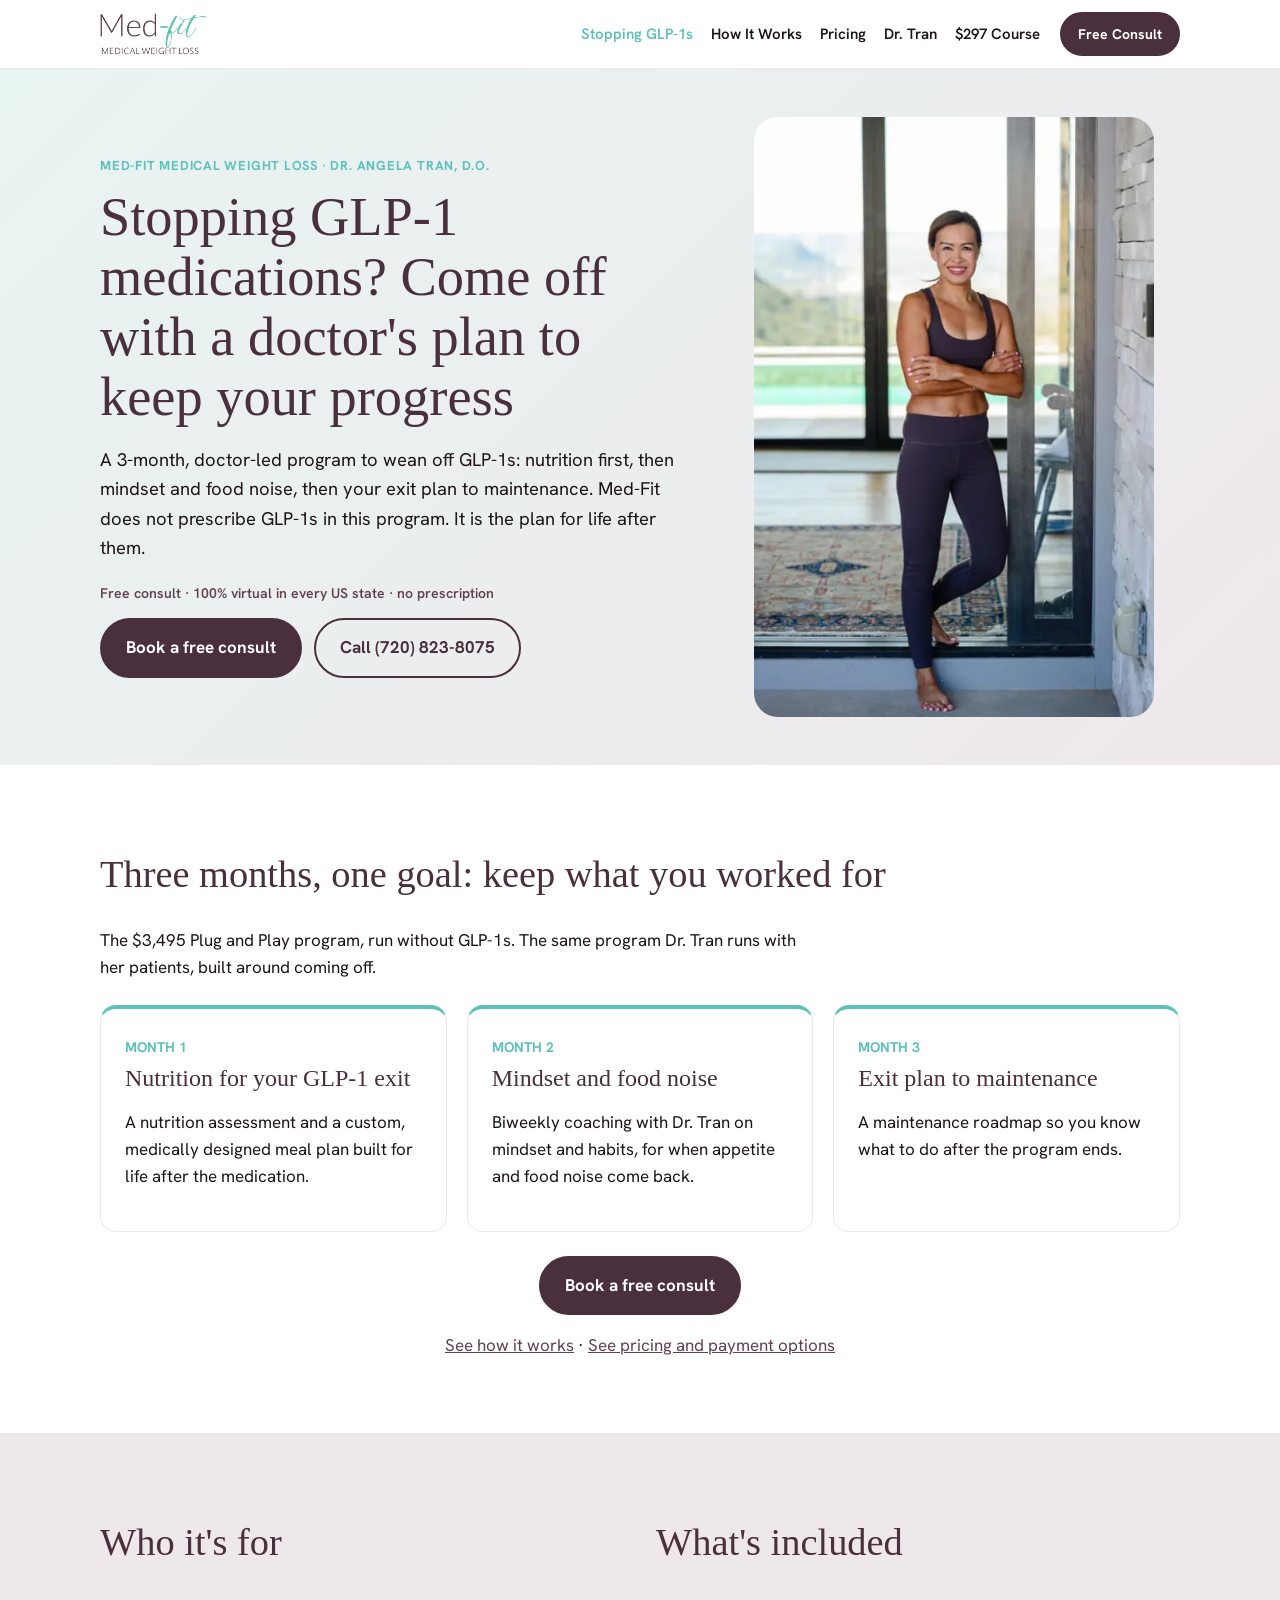
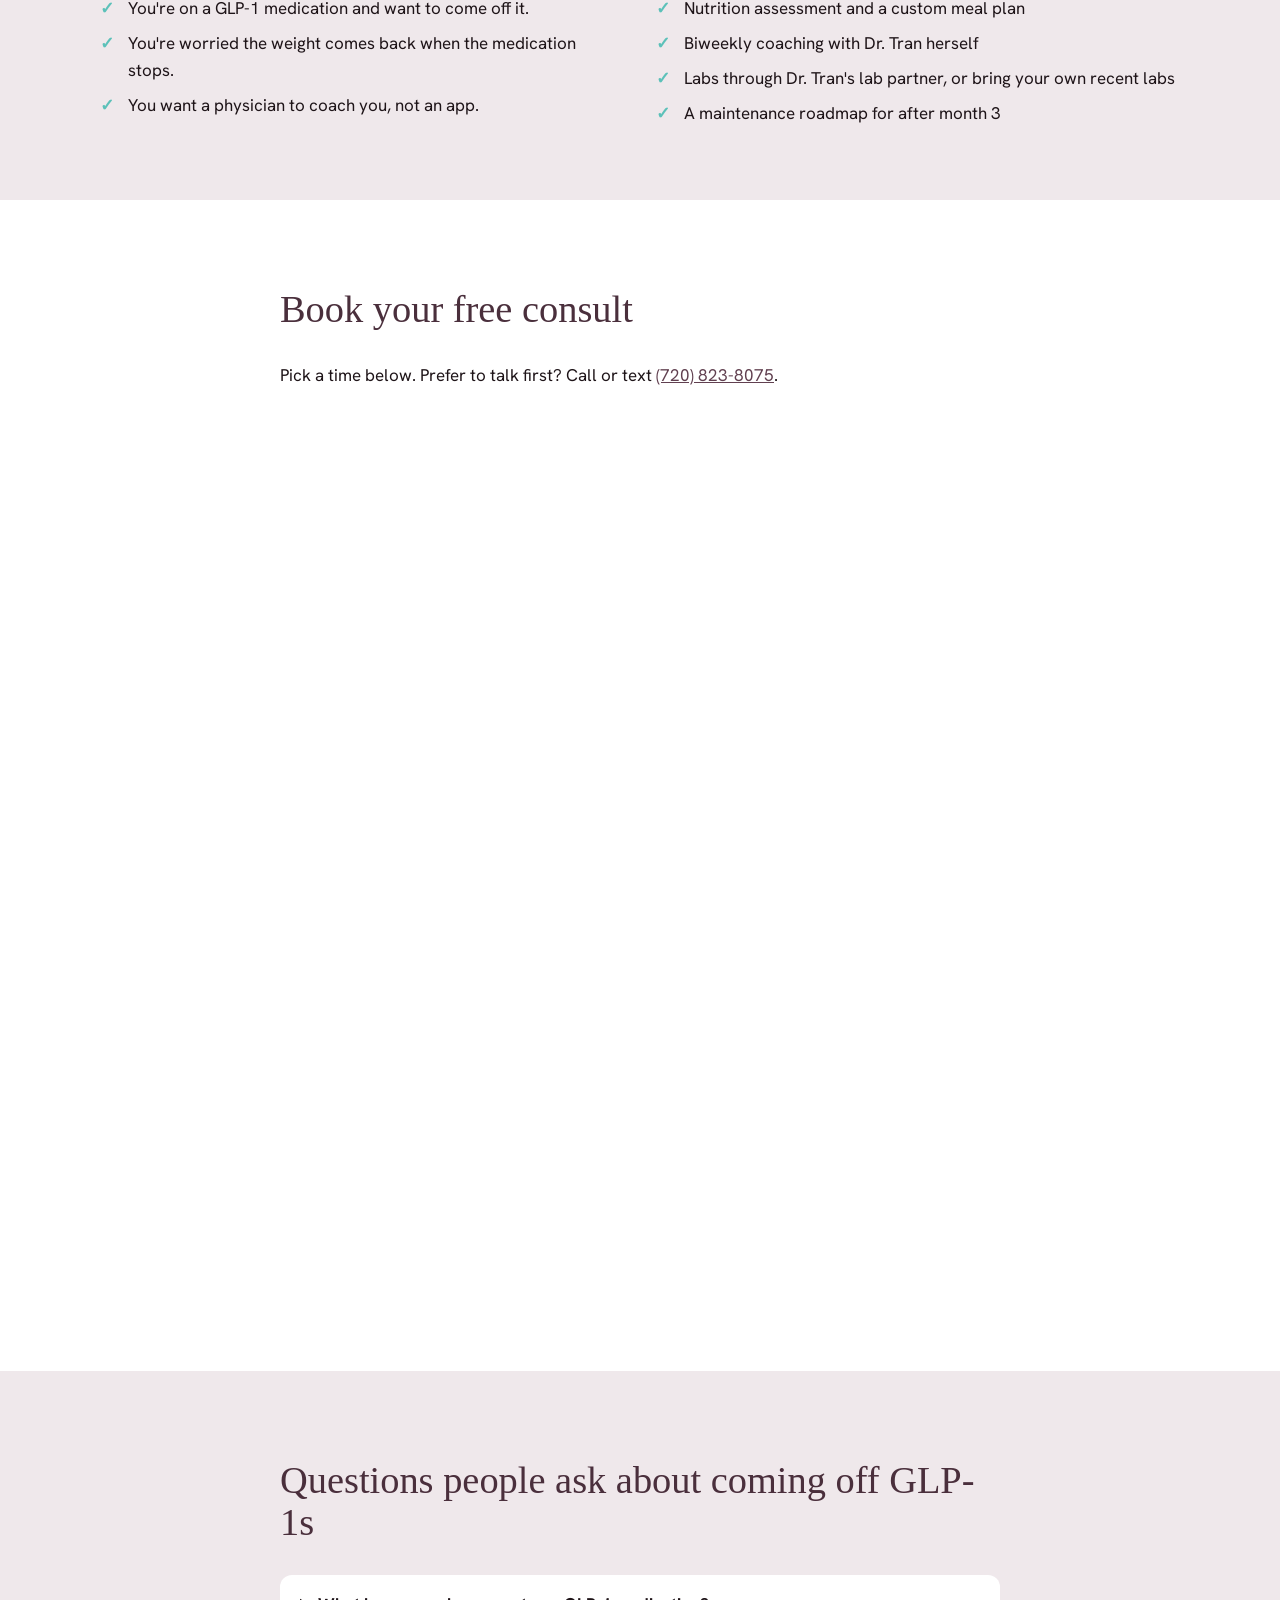
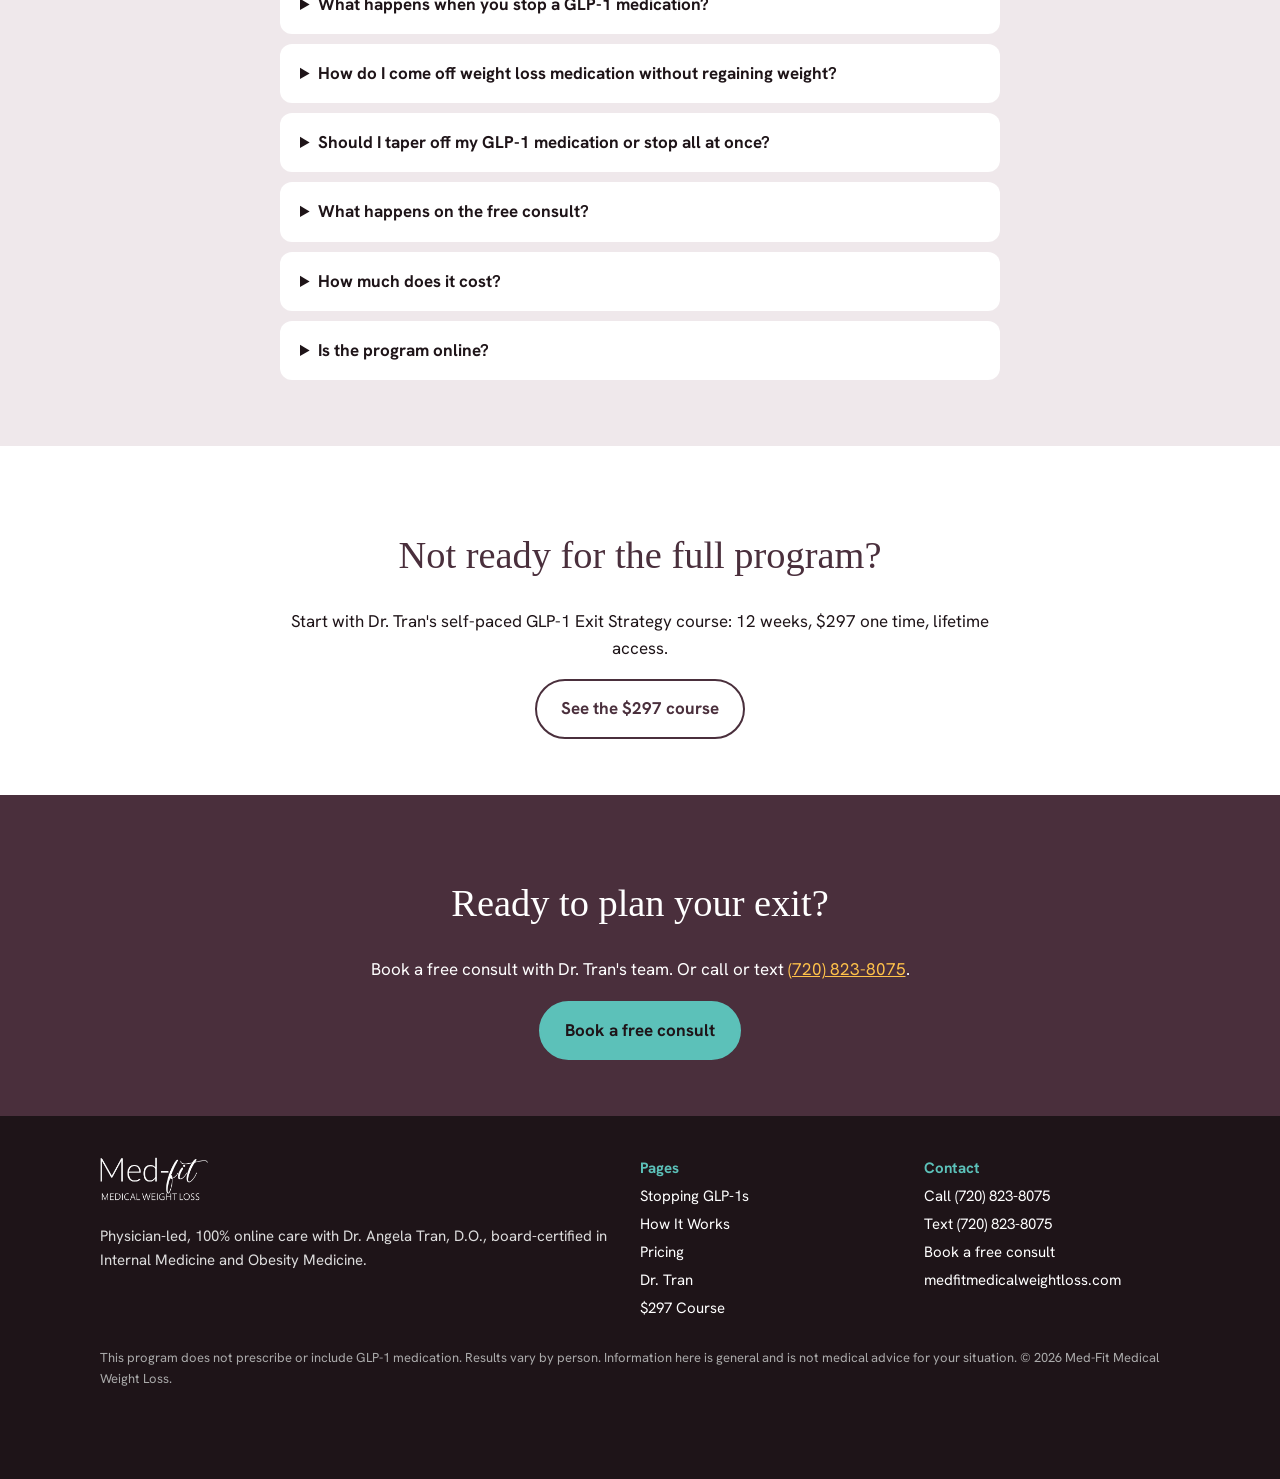
<file: index.html>
<!doctype html><html lang="en"><head><meta charset="utf-8"><title>Med-Fit Medical Weight Loss</title><meta name="robots" content="noindex"><link rel="canonical" href="https://start.medfitmedicalweightloss.com/stopping-glp1/"><meta http-equiv="refresh" content="0;url=stopping-glp1/"></head><body><h1>Med-Fit Medical Weight Loss</h1><p><a href="stopping-glp1/">Continue to Stopping GLP-1 Medications</a></p><script src="https://widgets.leadconnectorhq.com/loader.js" data-resources-url="https://widgets.leadconnectorhq.com/chat-widget/loader.js" data-widget-id="6adbd31fc5fa611730d52418"></script></body></html>
</file>
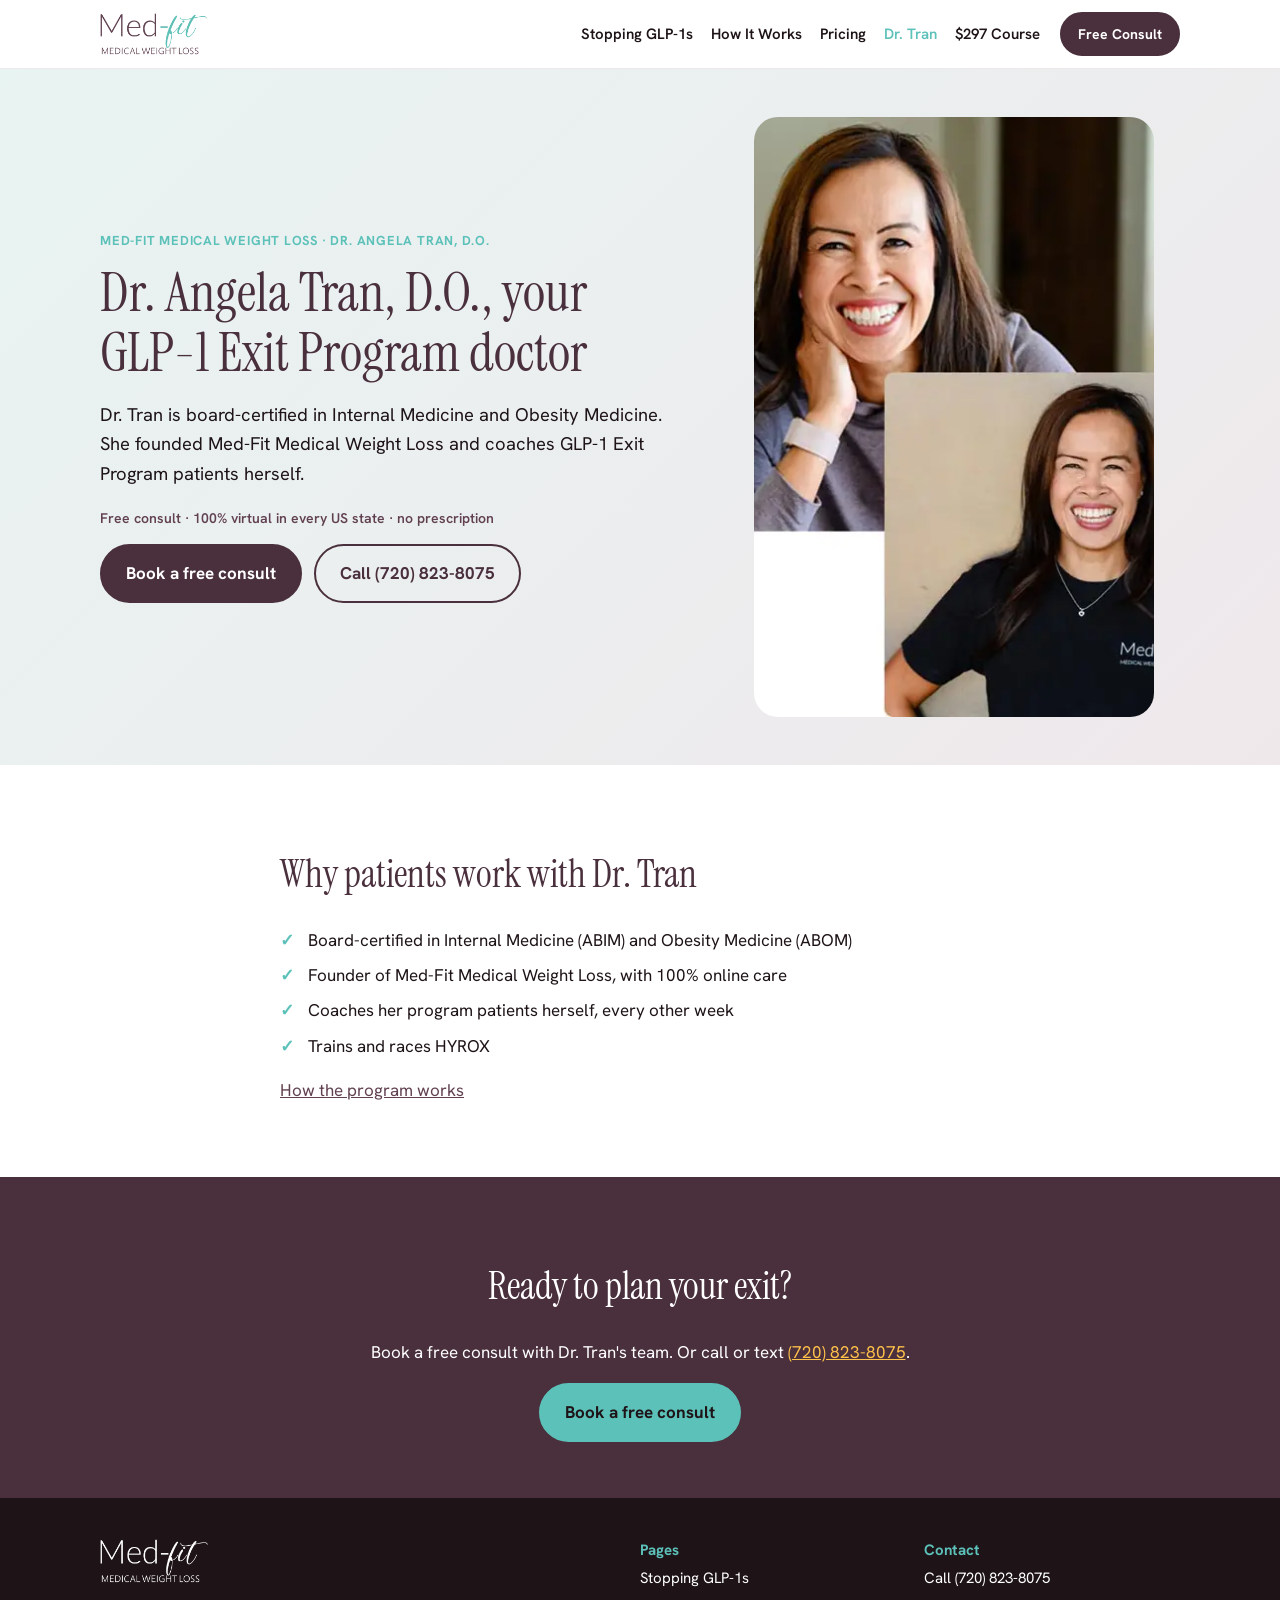
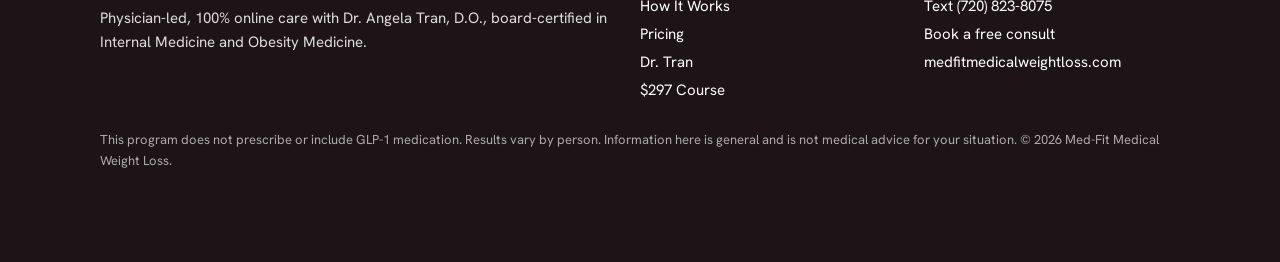
<file: about-dr-tran/index.html>
<!doctype html><html lang="en"><head><meta charset="utf-8"><meta name="viewport" content="width=device-width,initial-scale=1">
<title>Dr. Angela Tran, D.O. | GLP-1 Exit Program Doctor | Med-Fit</title><meta name="description" content="Meet Dr. Angela Tran, D.O., board-certified in Internal Medicine and Obesity Medicine, who leads Med-Fit&#x27;s GLP-1 Exit Program online."><link rel="canonical" href="https://start.medfitmedicalweightloss.com/about-dr-tran/">
<meta property="og:title" content="Dr. Angela Tran, D.O. | GLP-1 Exit Program Doctor | Med-Fit"><meta property="og:description" content="Meet Dr. Angela Tran, D.O., board-certified in Internal Medicine and Obesity Medicine, who leads Med-Fit&#x27;s GLP-1 Exit Program online."><meta property="og:image" content="https://start.medfitmedicalweightloss.com/img/about.webp">
<link rel="preconnect" href="https://fonts.googleapis.com"><link rel="preconnect" href="https://fonts.gstatic.com" crossorigin>
<link rel="stylesheet" href="https://fonts.googleapis.com/css2?family=Hanken+Grotesk:wght@400;600;700&family=Instrument+Serif&display=swap">
<link rel="stylesheet" href="../style.css"><link rel="preload" as="image" href="../img/about.webp">
<script async src="https://www.googletagmanager.com/gtag/js?id=GT-T5J9GRB"></script><script>window.dataLayer=window.dataLayer||[];function gtag(){dataLayer.push(arguments)}gtag('js',new Date());gtag('config','GT-T5J9GRB');gtag('config','AW-992281222');(function(){var BASE='https://go.medfitmedicalweightloss.com/widget/bookings/med-fit-calmvzwh2';var KEYS=['gclid','gbraid','wbraid','utm_source','utm_medium','utm_campaign','utm_term','utm_content'];var STORE='medfit_ghl_attr';var TTL=30*24*60*60*1000;function bag(storage){try{var raw=storage.getItem(STORE);if(!raw)return null;var o=JSON.parse(raw);if(!o||typeof o.exp!=='number'||o.exp<Date.now()||!o.p){try{storage.removeItem(STORE);}catch(e){}return null;}return o.p;}catch(e){return null;}}function params(){var p={},a=null,b=null;try{a=bag(localStorage);}catch(e){}try{b=bag(sessionStorage);}catch(e){}KEYS.forEach(function(k){if(a&&a[k])p[k]=String(a[k]).slice(0,512);if(b&&b[k])p[k]=String(b[k]).slice(0,512);});var fresh=false;try{var q=new URLSearchParams(location.search);KEYS.forEach(function(k){var v=q.get(k);if(v){p[k]=String(v).slice(0,512);fresh=true;}});}catch(e){}if(fresh){var payload=JSON.stringify({exp:Date.now()+TTL,p:p});try{sessionStorage.setItem(STORE,payload);}catch(e){}try{localStorage.setItem(STORE,payload);}catch(e){}}return p;}function augment(url){if(!url||url.indexOf(BASE)!==0)return url;var p=params(),u;try{u=new URL(url);}catch(e){return url;}KEYS.forEach(function(k){if(p[k])u.searchParams.set(k,p[k]);});return u.toString();}function decorate(){var links=document.querySelectorAll('a[href^="'+BASE+'"]');for(var i=0;i<links.length;i++){var next=augment(links[i].href||'');if(next&&next!==links[i].href)links[i].href=next;}var frames=document.querySelectorAll('iframe[src^="'+BASE+'"]');for(var j=0;j<frames.length;j++){var src=frames[j].getAttribute('src')||'';var nsrc=augment(src);if(nsrc&&nsrc!==src)frames[j].src=nsrc;}}document.addEventListener('click',function(e){var n=e.target&&e.target.closest?e.target.closest('a'):null;if(!n)return;var raw=n.href||'';if(raw.indexOf(BASE)!==0)return;var h=augment(raw);if(h!==raw)n.href=h;gtag('event','conversion',{send_to:'AW-992281222/7BTBCJialuEaEIaFlNkD',value:1.0,currency:'USD',transport_type:'beacon'});});if(document.readyState==='loading')document.addEventListener('DOMContentLoaded',decorate);else decorate();})();</script>
<!-- Event snippet for Phone click - GHL 720-823-8075 conversion page
In your html page, add the snippet and call gtag_report_conversion when someone clicks on the chosen link or button. -->
<script>
function gtag_report_conversion(url) {
  var callback = function () {
    if (typeof(url) != 'undefined') {
      window.location = url;
    }
  };
  gtag('event', 'conversion', {
      'send_to': 'AW-992281222/qM1TCOyfyLEdEIaFlNkD',
      'value': 1.0,
      'currency': 'USD',
      'event_callback': callback
  });
  return false;
}
</script>
<script type="application/ld+json">[{"@context": "https://schema.org", "@type": "WebPage", "name": "Dr. Angela Tran, D.O. | GLP-1 Exit Program Doctor | Med-Fit", "url": "https://start.medfitmedicalweightloss.com/about-dr-tran/", "description": "Meet Dr. Angela Tran, D.O., board-certified in Internal Medicine and Obesity Medicine, who leads Med-Fit's GLP-1 Exit Program online.", "publisher": {"@type": "MedicalBusiness", "@id": "https://medfitmedicalweightloss.com/#org", "name": "Med-Fit Medical Weight Loss", "url": "https://medfitmedicalweightloss.com/", "telephone": "+1-720-823-8075", "areaServed": {"@type": "Country", "name": "US"}, "founder": {"@type": "Physician", "name": "Angela Tran, D.O."}}}, {"@context": "https://schema.org", "@type": "Physician", "name": "Angela Tran, D.O.", "medicalSpecialty": ["InternalMedicine", "Obesity medicine"], "worksFor": {"@id": "https://medfitmedicalweightloss.com/#org"}, "url": "https://start.medfitmedicalweightloss.com/about-dr-tran/"}]</script></head><body>
<header class="nav"><div class="wrap navin"><a class="logo" href="../"><img src="../img/logo.webp" alt="Med-Fit Medical Weight Loss" width="107" height="44"></a>
<nav aria-label="Main"><a href="../stopping-glp1/">Stopping GLP-1s</a><a href="../how-it-works/">How It Works</a><a href="../pricing/">Pricing</a><a href="../about-dr-tran/" aria-current="page">Dr. Tran</a><a href="../course/">$297 Course</a></nav><a class="btn sm" href="https://go.medfitmedicalweightloss.com/widget/bookings/med-fit-calmvzwh2">Free Consult</a></div></header>
<main><section class="hero"><div class="wrap heroin"><div><p class="eyebrow">Med-Fit Medical Weight Loss · Dr. Angela Tran, D.O.</p><h1>Dr. Angela Tran, D.O., your GLP-1 Exit Program doctor</h1><p class="lede">Dr. Tran is board-certified in Internal Medicine and Obesity Medicine. She founded Med-Fit Medical Weight Loss and coaches GLP-1 Exit Program patients herself.</p><p class="qual">Free consult · 100% virtual in every US state · no prescription</p>
<div class="ctas"><a class="btn" href="https://go.medfitmedicalweightloss.com/widget/bookings/med-fit-calmvzwh2">Book a free consult</a><a class="btn ghost" href="tel:+17208238075" onclick="return gtag_report_conversion(this.href);">Call (720) 823-8075</a></div></div>
<img class="heroimg" src="../img/about.webp" alt="Dr. Angela Tran smiling" width="480" height="720" fetchpriority="high"></div></section>
<section class="sec"><div class="wrap narrow"><h2>Why patients work with Dr. Tran</h2><ul class="ticks"><li>Board-certified in Internal Medicine (ABIM) and Obesity Medicine (ABOM)</li><li>Founder of Med-Fit Medical Weight Loss, with 100% online care</li><li>Coaches her program patients herself, every other week</li><li>Trains and races HYROX</li></ul><p><a href="../how-it-works/">How the program works</a></p></div></section>
<section class="cta"><div class="wrap"><h2>Ready to plan your exit?</h2><p>Book a free consult with Dr. Tran's team. Or call or text <a href="tel:+17208238075" onclick="return gtag_report_conversion(this.href);">(720) 823-8075</a>.</p><a class="btn" href="https://go.medfitmedicalweightloss.com/widget/bookings/med-fit-calmvzwh2">Book a free consult</a></div></section></main>
<footer class="foot"><div class="wrap footin"><div><img src="../img/logo.webp" alt="Med-Fit" width="108" height="46" loading="lazy"><p>Physician-led, 100% online care with Dr. Angela Tran, D.O., board-certified in Internal Medicine and Obesity Medicine.</p></div>
<div><b>Pages</b><a href="../stopping-glp1/">Stopping GLP-1s</a><a href="../how-it-works/">How It Works</a><a href="../pricing/">Pricing</a><a href="../about-dr-tran/" aria-current="page">Dr. Tran</a><a href="../course/">$297 Course</a></div><div><b>Contact</b><a href="tel:+17208238075" onclick="return gtag_report_conversion(this.href);">Call (720) 823-8075</a><a href="sms:+17208238075" onclick="return gtag_report_conversion(this.href);">Text (720) 823-8075</a><a href="https://go.medfitmedicalweightloss.com/widget/bookings/med-fit-calmvzwh2">Book a free consult</a><a href="https://medfitmedicalweightloss.com/">medfitmedicalweightloss.com</a></div></div>
<p class="wrap fine">This program does not prescribe or include GLP-1 medication. Results vary by person. Information here is general and is not medical advice for your situation. © 2026 Med-Fit Medical Weight Loss.</p></footer>
<div class="mbar"><a href="tel:+17208238075" onclick="return gtag_report_conversion(this.href);">Call</a><a href="sms:+17208238075" onclick="return gtag_report_conversion(this.href);">Text</a></div><script src="https://widgets.leadconnectorhq.com/loader.js" data-resources-url="https://widgets.leadconnectorhq.com/chat-widget/loader.js" data-widget-id="6adbd31fc5fa611730d52418"></script><script>(function(){var KEY='mf_chat_conv',mem=false;function taken(){try{if(sessionStorage.getItem(KEY))return true;}catch(e){}return mem;}function mark(){mem=true;try{sessionStorage.setItem(KEY,'1');}catch(e){}}document.addEventListener('click',function(e){if(taken())return;var path=e.composedPath?e.composedPath():[];for(var i=0;i<path.length;i++){if(path[i]&&path[i].tagName==='CHAT-WIDGET'){mark();gtag('event','conversion',{send_to:'AW-992281222/qM1TCOyfyLEdEIaFlNkD'});return;}}},true);})();</script></body></html>
</file>
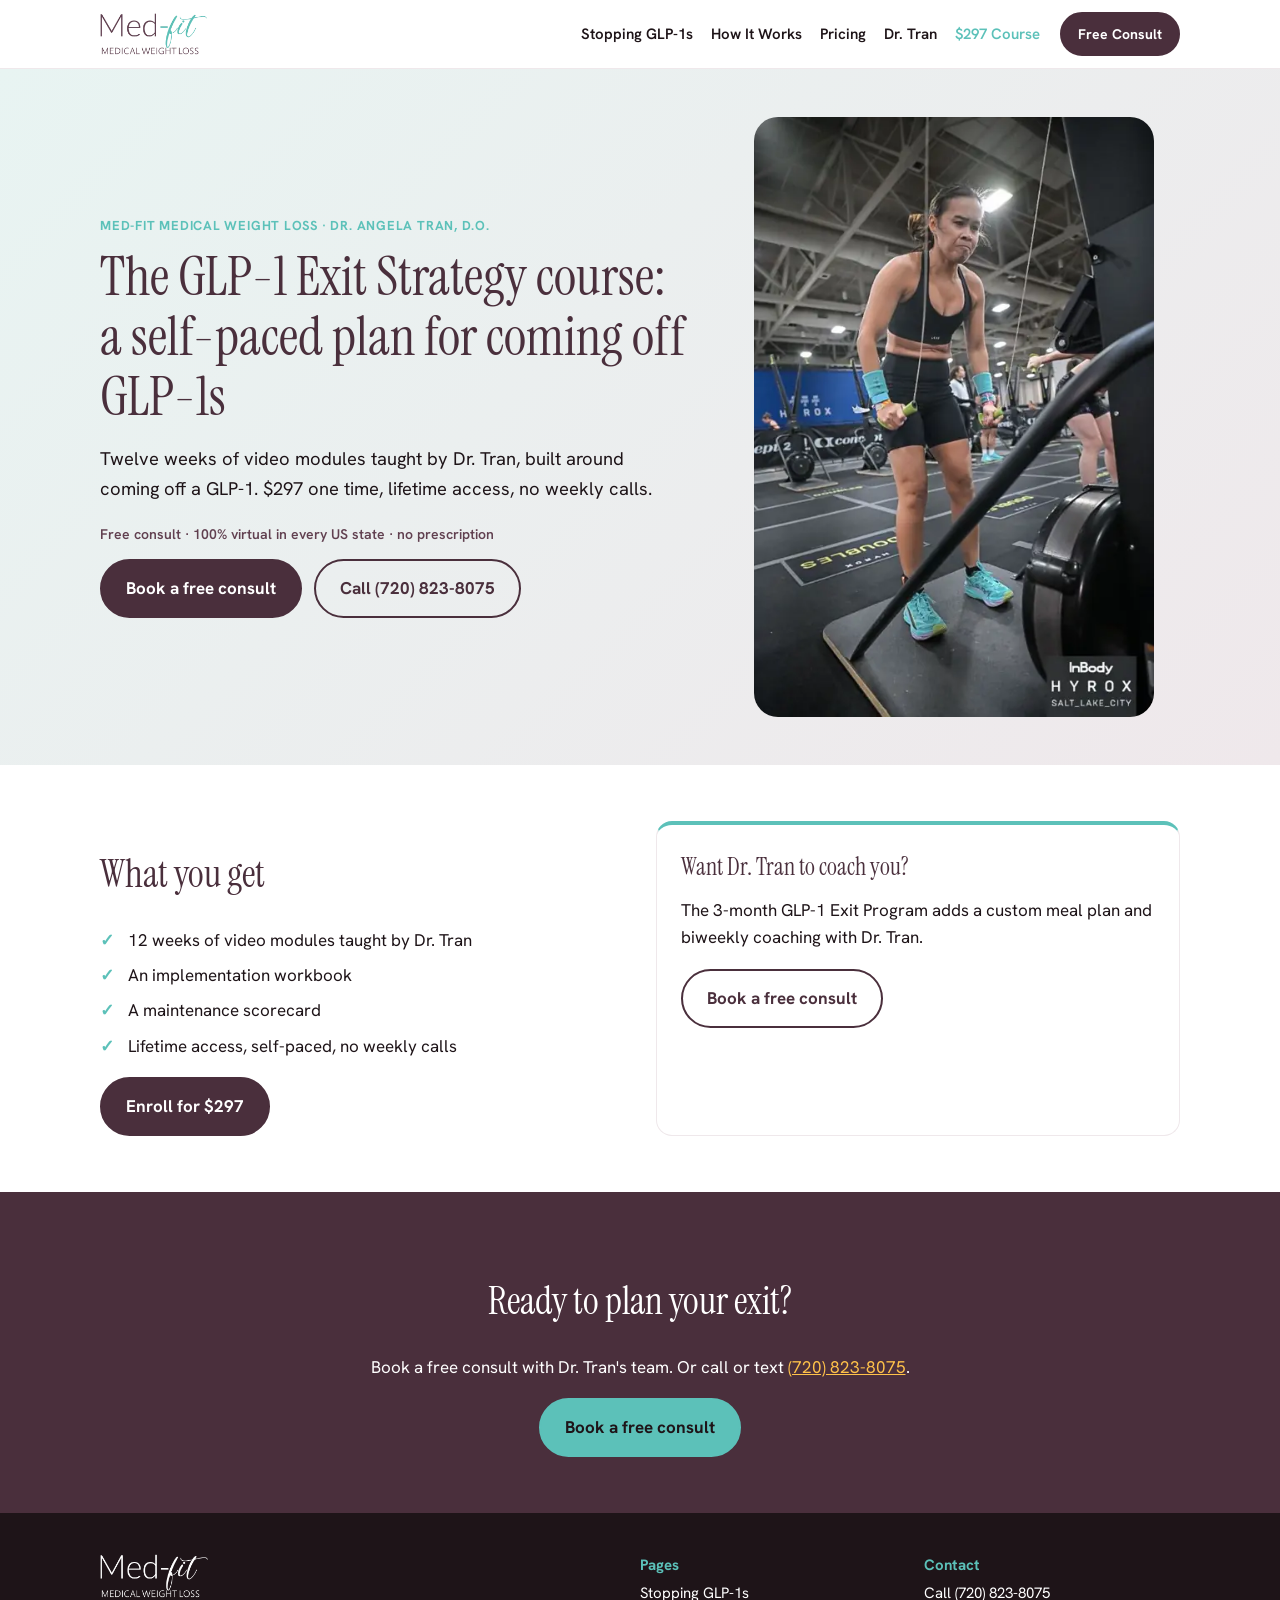
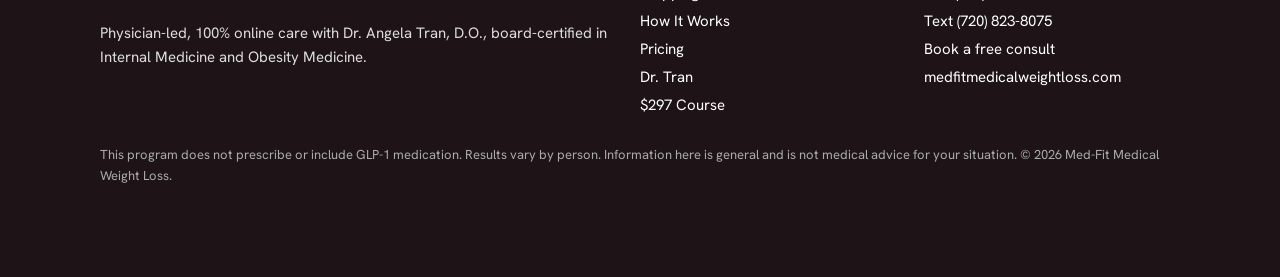
<file: course/index.html>
<!doctype html><html lang="en"><head><meta charset="utf-8"><meta name="viewport" content="width=device-width,initial-scale=1">
<title>GLP-1 Exit Strategy Course: 12 Weeks, $297 | Med-Fit</title><meta name="description" content="Dr. Angela Tran&#x27;s GLP-1 Exit Strategy course: 12 weeks, self-paced video modules, $297 one time with lifetime access. No weekly calls."><link rel="canonical" href="https://start.medfitmedicalweightloss.com/course/">
<meta property="og:title" content="GLP-1 Exit Strategy Course: 12 Weeks, $297 | Med-Fit"><meta property="og:description" content="Dr. Angela Tran&#x27;s GLP-1 Exit Strategy course: 12 weeks, self-paced video modules, $297 one time with lifetime access. No weekly calls."><meta property="og:image" content="https://start.medfitmedicalweightloss.com/img/course.webp">
<link rel="preconnect" href="https://fonts.googleapis.com"><link rel="preconnect" href="https://fonts.gstatic.com" crossorigin>
<link rel="stylesheet" href="https://fonts.googleapis.com/css2?family=Hanken+Grotesk:wght@400;600;700&family=Instrument+Serif&display=swap">
<link rel="stylesheet" href="../style.css"><link rel="preload" as="image" href="../img/course.webp">
<script async src="https://www.googletagmanager.com/gtag/js?id=GT-T5J9GRB"></script><script>window.dataLayer=window.dataLayer||[];function gtag(){dataLayer.push(arguments)}gtag('js',new Date());gtag('config','GT-T5J9GRB');gtag('config','AW-992281222');(function(){var BASE='https://go.medfitmedicalweightloss.com/widget/bookings/med-fit-calmvzwh2';var KEYS=['gclid','gbraid','wbraid','utm_source','utm_medium','utm_campaign','utm_term','utm_content'];var STORE='medfit_ghl_attr';var TTL=30*24*60*60*1000;function bag(storage){try{var raw=storage.getItem(STORE);if(!raw)return null;var o=JSON.parse(raw);if(!o||typeof o.exp!=='number'||o.exp<Date.now()||!o.p){try{storage.removeItem(STORE);}catch(e){}return null;}return o.p;}catch(e){return null;}}function params(){var p={},a=null,b=null;try{a=bag(localStorage);}catch(e){}try{b=bag(sessionStorage);}catch(e){}KEYS.forEach(function(k){if(a&&a[k])p[k]=String(a[k]).slice(0,512);if(b&&b[k])p[k]=String(b[k]).slice(0,512);});var fresh=false;try{var q=new URLSearchParams(location.search);KEYS.forEach(function(k){var v=q.get(k);if(v){p[k]=String(v).slice(0,512);fresh=true;}});}catch(e){}if(fresh){var payload=JSON.stringify({exp:Date.now()+TTL,p:p});try{sessionStorage.setItem(STORE,payload);}catch(e){}try{localStorage.setItem(STORE,payload);}catch(e){}}return p;}function augment(url){if(!url||url.indexOf(BASE)!==0)return url;var p=params(),u;try{u=new URL(url);}catch(e){return url;}KEYS.forEach(function(k){if(p[k])u.searchParams.set(k,p[k]);});return u.toString();}function decorate(){var links=document.querySelectorAll('a[href^="'+BASE+'"]');for(var i=0;i<links.length;i++){var next=augment(links[i].href||'');if(next&&next!==links[i].href)links[i].href=next;}var frames=document.querySelectorAll('iframe[src^="'+BASE+'"]');for(var j=0;j<frames.length;j++){var src=frames[j].getAttribute('src')||'';var nsrc=augment(src);if(nsrc&&nsrc!==src)frames[j].src=nsrc;}}document.addEventListener('click',function(e){var n=e.target&&e.target.closest?e.target.closest('a'):null;if(!n)return;var raw=n.href||'';if(raw.indexOf(BASE)!==0)return;var h=augment(raw);if(h!==raw)n.href=h;gtag('event','conversion',{send_to:'AW-992281222/7BTBCJialuEaEIaFlNkD',value:1.0,currency:'USD',transport_type:'beacon'});});if(document.readyState==='loading')document.addEventListener('DOMContentLoaded',decorate);else decorate();})();</script>
<!-- Event snippet for Phone click - GHL 720-823-8075 conversion page
In your html page, add the snippet and call gtag_report_conversion when someone clicks on the chosen link or button. -->
<script>
function gtag_report_conversion(url) {
  var callback = function () {
    if (typeof(url) != 'undefined') {
      window.location = url;
    }
  };
  gtag('event', 'conversion', {
      'send_to': 'AW-992281222/qM1TCOyfyLEdEIaFlNkD',
      'value': 1.0,
      'currency': 'USD',
      'event_callback': callback
  });
  return false;
}
</script>
<script type="application/ld+json">[{"@context": "https://schema.org", "@type": "WebPage", "name": "GLP-1 Exit Strategy Course: 12 Weeks, $297 | Med-Fit", "url": "https://start.medfitmedicalweightloss.com/course/", "description": "Dr. Angela Tran's GLP-1 Exit Strategy course: 12 weeks, self-paced video modules, $297 one time with lifetime access. No weekly calls.", "publisher": {"@type": "MedicalBusiness", "@id": "https://medfitmedicalweightloss.com/#org", "name": "Med-Fit Medical Weight Loss", "url": "https://medfitmedicalweightloss.com/", "telephone": "+1-720-823-8075", "areaServed": {"@type": "Country", "name": "US"}, "founder": {"@type": "Physician", "name": "Angela Tran, D.O."}}}, {"@context": "https://schema.org", "@type": "Course", "name": "The GLP-1 Exit Strategy", "description": "12-week, self-paced video course by Dr. Angela Tran, D.O.", "provider": {"@id": "https://medfitmedicalweightloss.com/#org"}, "offers": {"@type": "Offer", "price": "297", "priceCurrency": "USD", "category": "Paid", "url": "https://medfit-medical-weight-loss.thrivecart.com/glp1-exit-strategy/"}}]</script></head><body>
<header class="nav"><div class="wrap navin"><a class="logo" href="../"><img src="../img/logo.webp" alt="Med-Fit Medical Weight Loss" width="107" height="44"></a>
<nav aria-label="Main"><a href="../stopping-glp1/">Stopping GLP-1s</a><a href="../how-it-works/">How It Works</a><a href="../pricing/">Pricing</a><a href="../about-dr-tran/">Dr. Tran</a><a href="../course/" aria-current="page">$297 Course</a></nav><a class="btn sm" href="https://go.medfitmedicalweightloss.com/widget/bookings/med-fit-calmvzwh2">Free Consult</a></div></header>
<main><section class="hero"><div class="wrap heroin"><div><p class="eyebrow">Med-Fit Medical Weight Loss · Dr. Angela Tran, D.O.</p><h1>The GLP-1 Exit Strategy course: a self-paced plan for coming off GLP-1s</h1><p class="lede">Twelve weeks of video modules taught by Dr. Tran, built around coming off a GLP-1. $297 one time, lifetime access, no weekly calls.</p><p class="qual">Free consult · 100% virtual in every US state · no prescription</p>
<div class="ctas"><a class="btn" href="https://go.medfitmedicalweightloss.com/widget/bookings/med-fit-calmvzwh2">Book a free consult</a><a class="btn ghost" href="tel:+17208238075" onclick="return gtag_report_conversion(this.href);">Call (720) 823-8075</a></div></div>
<img class="heroimg" src="../img/course.webp" alt="Dr. Tran training on a rowing machine at a HYROX race" width="480" height="720" fetchpriority="high"></div></section>
<section class="sec"><div class="wrap two"><div><h2>What you get</h2><ul class="ticks"><li>12 weeks of video modules taught by Dr. Tran</li><li>An implementation workbook</li><li>A maintenance scorecard</li><li>Lifetime access, self-paced, no weekly calls</li></ul><a class="btn" href="https://medfit-medical-weight-loss.thrivecart.com/glp1-exit-strategy/">Enroll for $297</a></div>
<div class="card"><h3>Want Dr. Tran to coach you?</h3><p>The 3-month GLP-1 Exit Program adds a custom meal plan and biweekly coaching with Dr. Tran.</p><a class="btn ghost" href="https://go.medfitmedicalweightloss.com/widget/bookings/med-fit-calmvzwh2">Book a free consult</a></div></div></section>
<section class="cta"><div class="wrap"><h2>Ready to plan your exit?</h2><p>Book a free consult with Dr. Tran's team. Or call or text <a href="tel:+17208238075" onclick="return gtag_report_conversion(this.href);">(720) 823-8075</a>.</p><a class="btn" href="https://go.medfitmedicalweightloss.com/widget/bookings/med-fit-calmvzwh2">Book a free consult</a></div></section></main>
<footer class="foot"><div class="wrap footin"><div><img src="../img/logo.webp" alt="Med-Fit" width="108" height="46" loading="lazy"><p>Physician-led, 100% online care with Dr. Angela Tran, D.O., board-certified in Internal Medicine and Obesity Medicine.</p></div>
<div><b>Pages</b><a href="../stopping-glp1/">Stopping GLP-1s</a><a href="../how-it-works/">How It Works</a><a href="../pricing/">Pricing</a><a href="../about-dr-tran/">Dr. Tran</a><a href="../course/" aria-current="page">$297 Course</a></div><div><b>Contact</b><a href="tel:+17208238075" onclick="return gtag_report_conversion(this.href);">Call (720) 823-8075</a><a href="sms:+17208238075" onclick="return gtag_report_conversion(this.href);">Text (720) 823-8075</a><a href="https://go.medfitmedicalweightloss.com/widget/bookings/med-fit-calmvzwh2">Book a free consult</a><a href="https://medfitmedicalweightloss.com/">medfitmedicalweightloss.com</a></div></div>
<p class="wrap fine">This program does not prescribe or include GLP-1 medication. Results vary by person. Information here is general and is not medical advice for your situation. © 2026 Med-Fit Medical Weight Loss.</p></footer>
<div class="mbar"><a href="tel:+17208238075" onclick="return gtag_report_conversion(this.href);">Call</a><a href="sms:+17208238075" onclick="return gtag_report_conversion(this.href);">Text</a></div><script src="https://widgets.leadconnectorhq.com/loader.js" data-resources-url="https://widgets.leadconnectorhq.com/chat-widget/loader.js" data-widget-id="6adbd31fc5fa611730d52418"></script><script>(function(){var KEY='mf_chat_conv',mem=false;function taken(){try{if(sessionStorage.getItem(KEY))return true;}catch(e){}return mem;}function mark(){mem=true;try{sessionStorage.setItem(KEY,'1');}catch(e){}}document.addEventListener('click',function(e){if(taken())return;var path=e.composedPath?e.composedPath():[];for(var i=0;i<path.length;i++){if(path[i]&&path[i].tagName==='CHAT-WIDGET'){mark();gtag('event','conversion',{send_to:'AW-992281222/qM1TCOyfyLEdEIaFlNkD'});return;}}},true);})();</script></body></html>
</file>
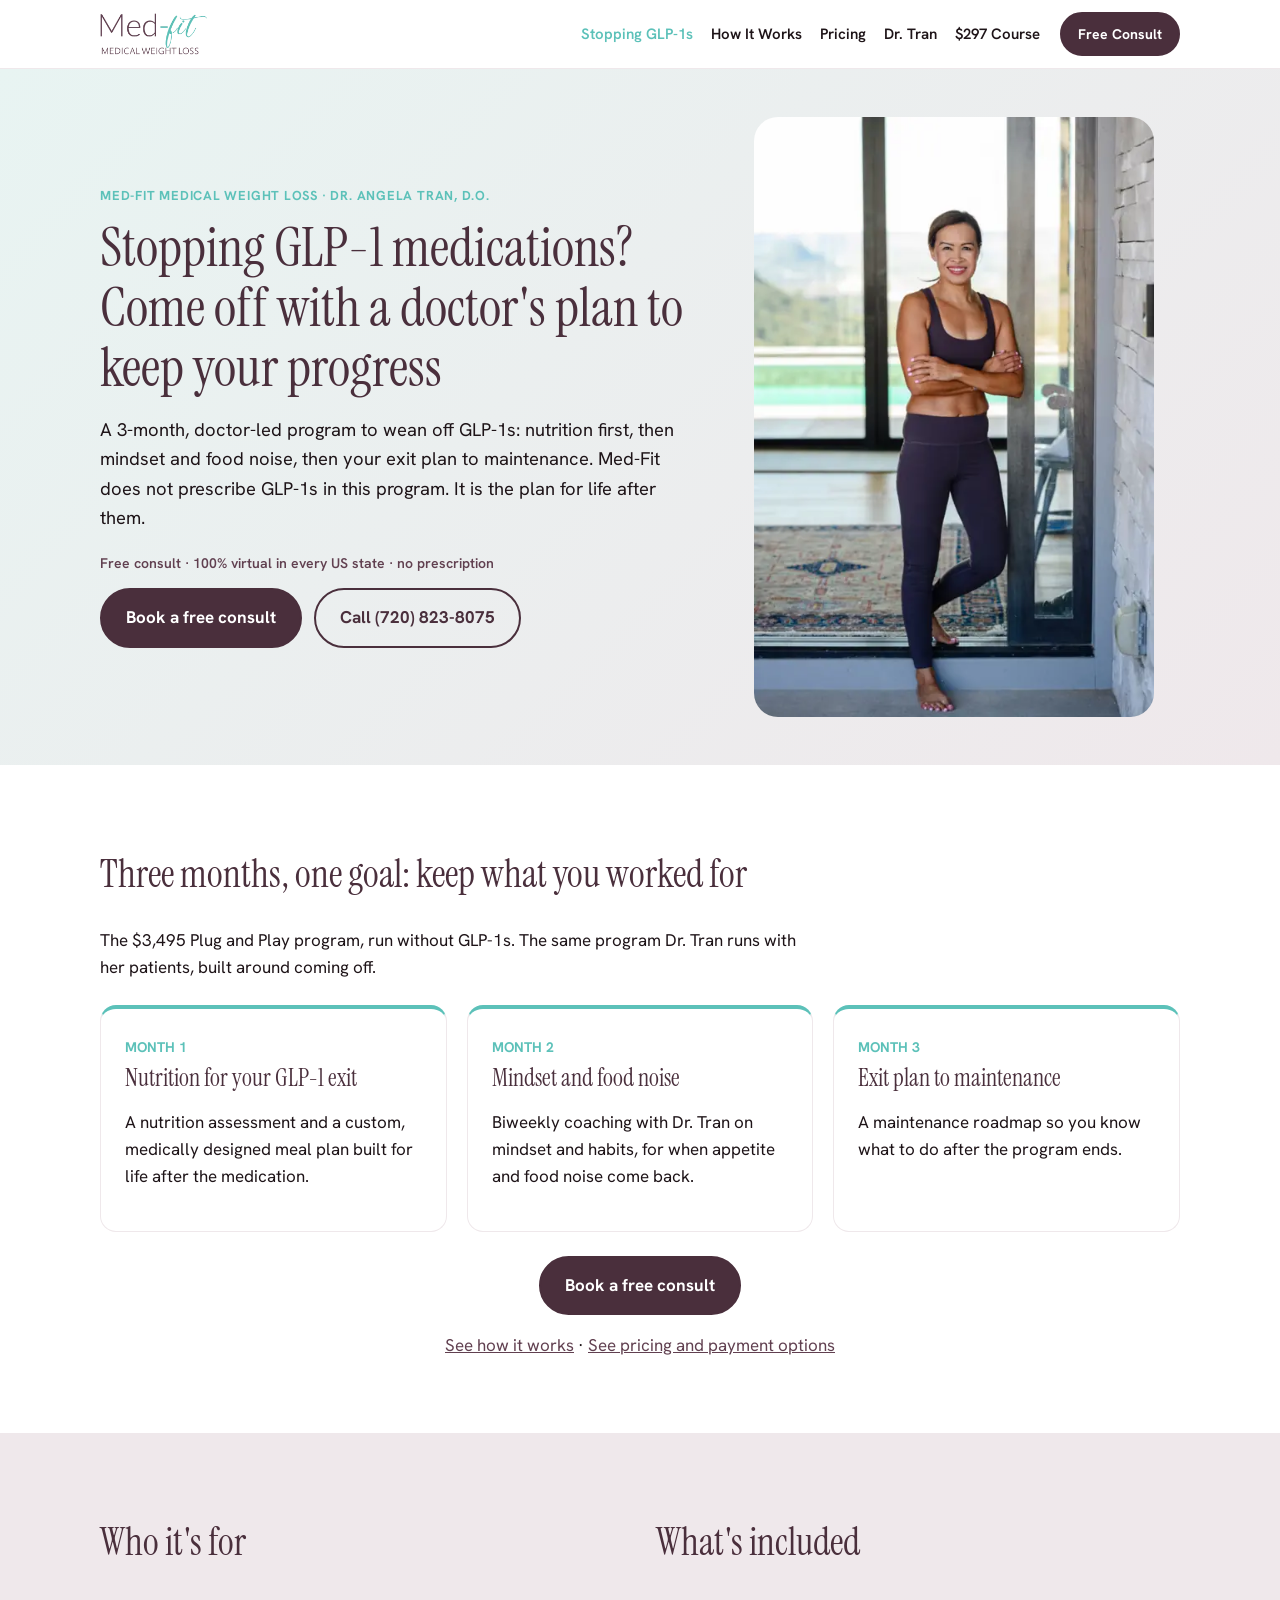
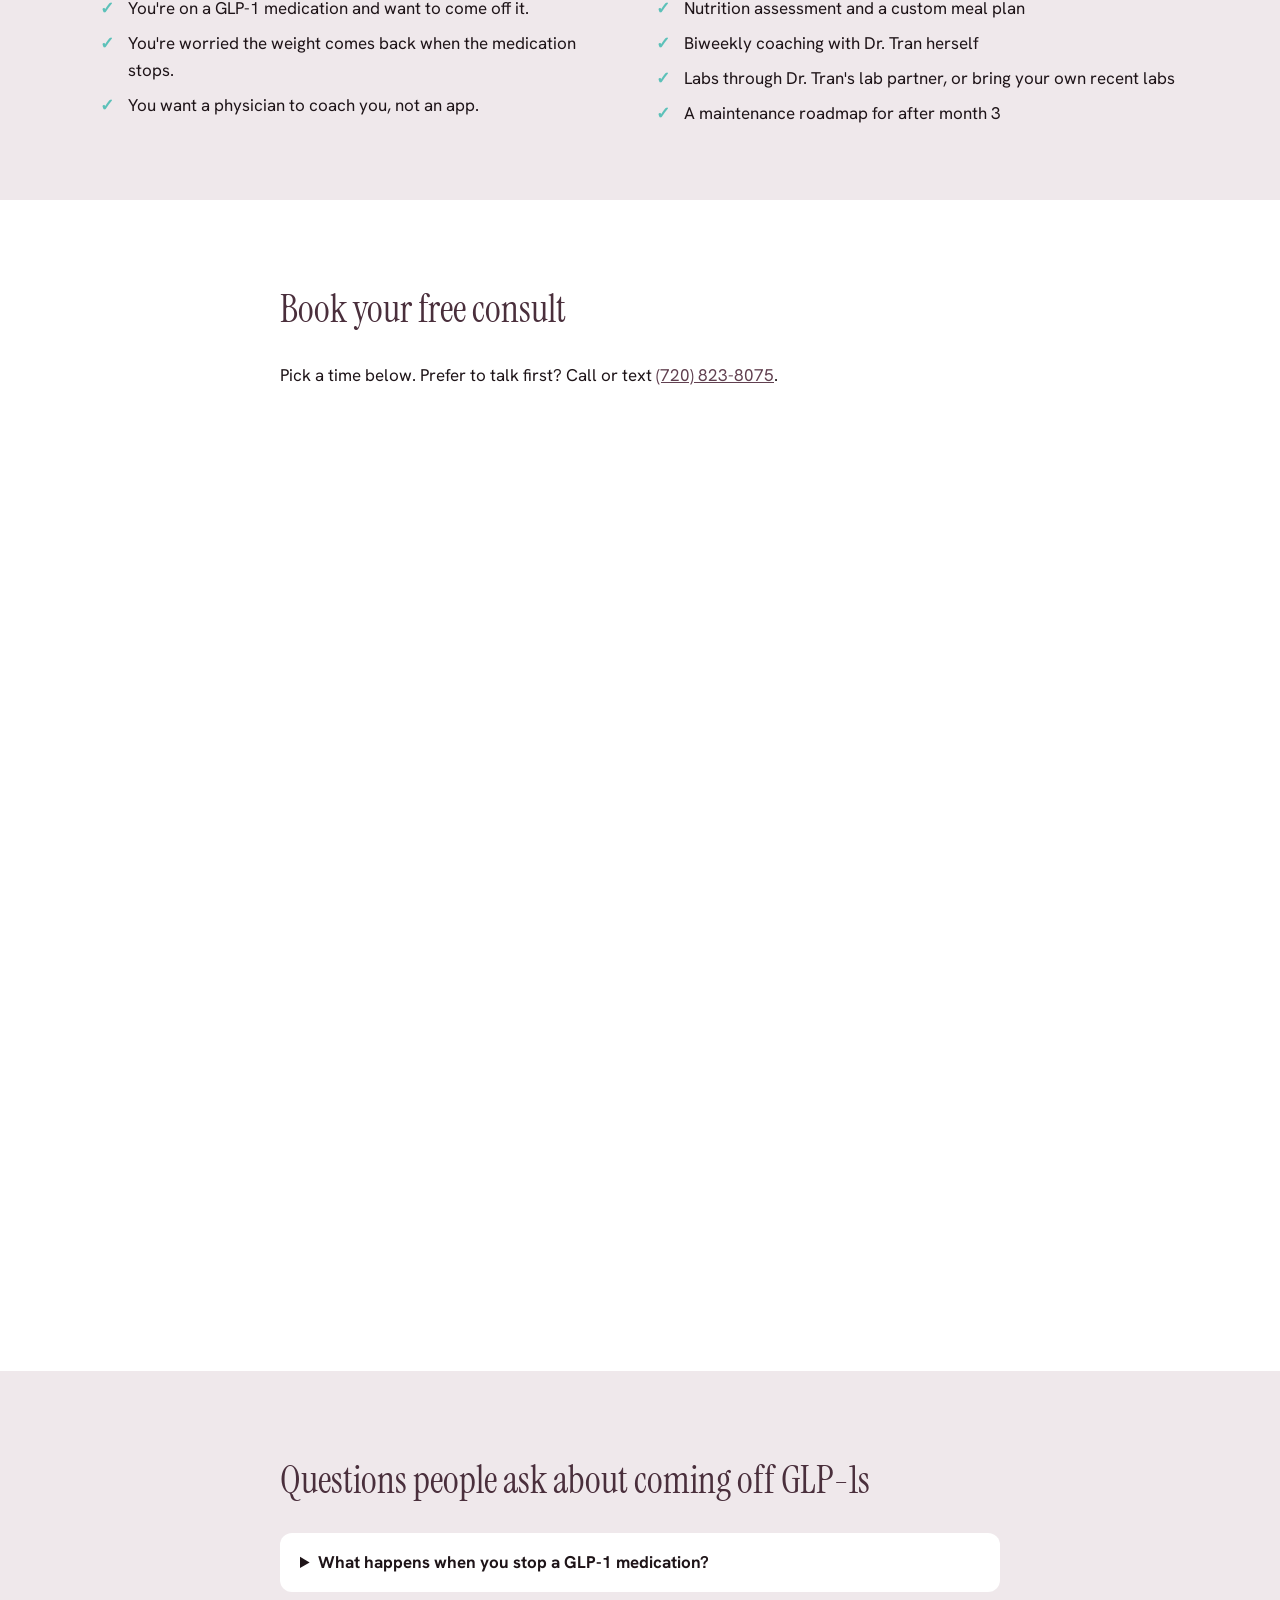
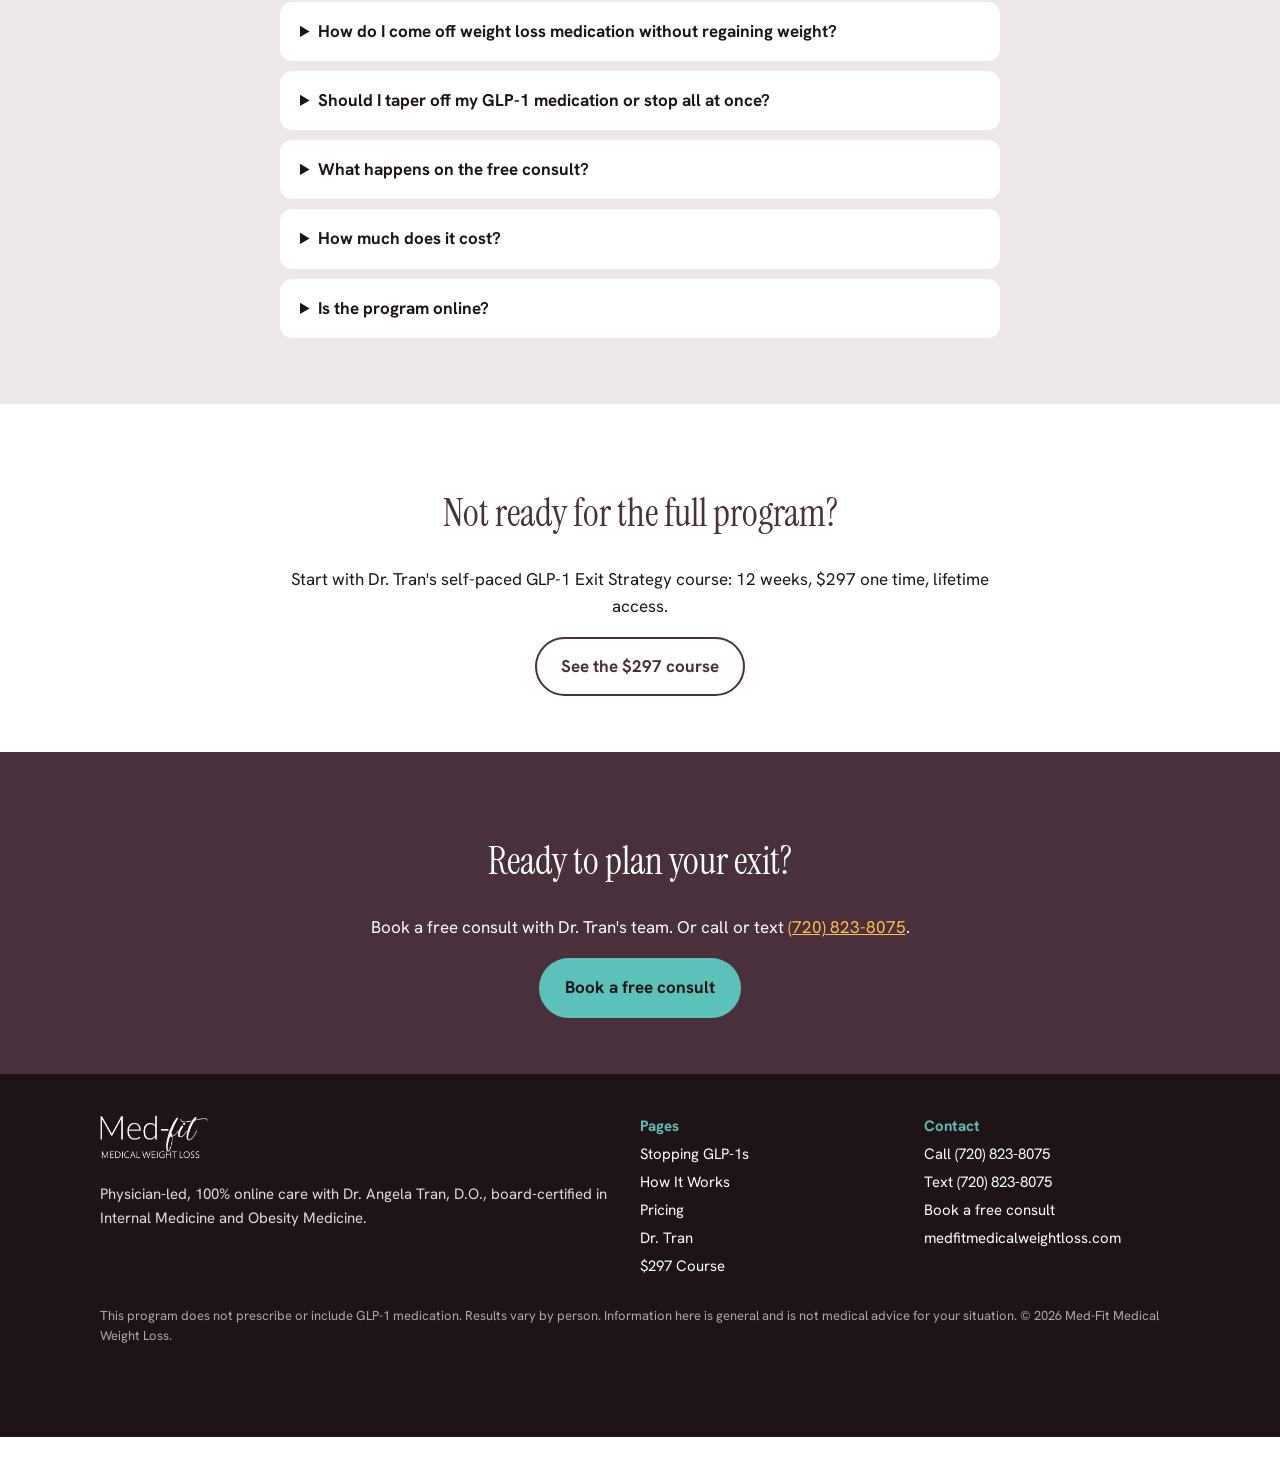
<file: free-consult/index.html>
<!doctype html><html lang="en"><head><meta charset="utf-8"><title>Book a free consult</title><meta name="robots" content="noindex"><link rel="canonical" href="https://start.medfitmedicalweightloss.com/stopping-glp1/"><meta http-equiv="refresh" content="0;url=../stopping-glp1/"></head><body><h1>Book a free consult</h1><p><a href="../stopping-glp1/">Continue to Stopping GLP-1 Medications</a></p><script src="https://widgets.leadconnectorhq.com/loader.js" data-resources-url="https://widgets.leadconnectorhq.com/chat-widget/loader.js" data-widget-id="6adbd31fc5fa611730d52418"></script></body></html>
</file>
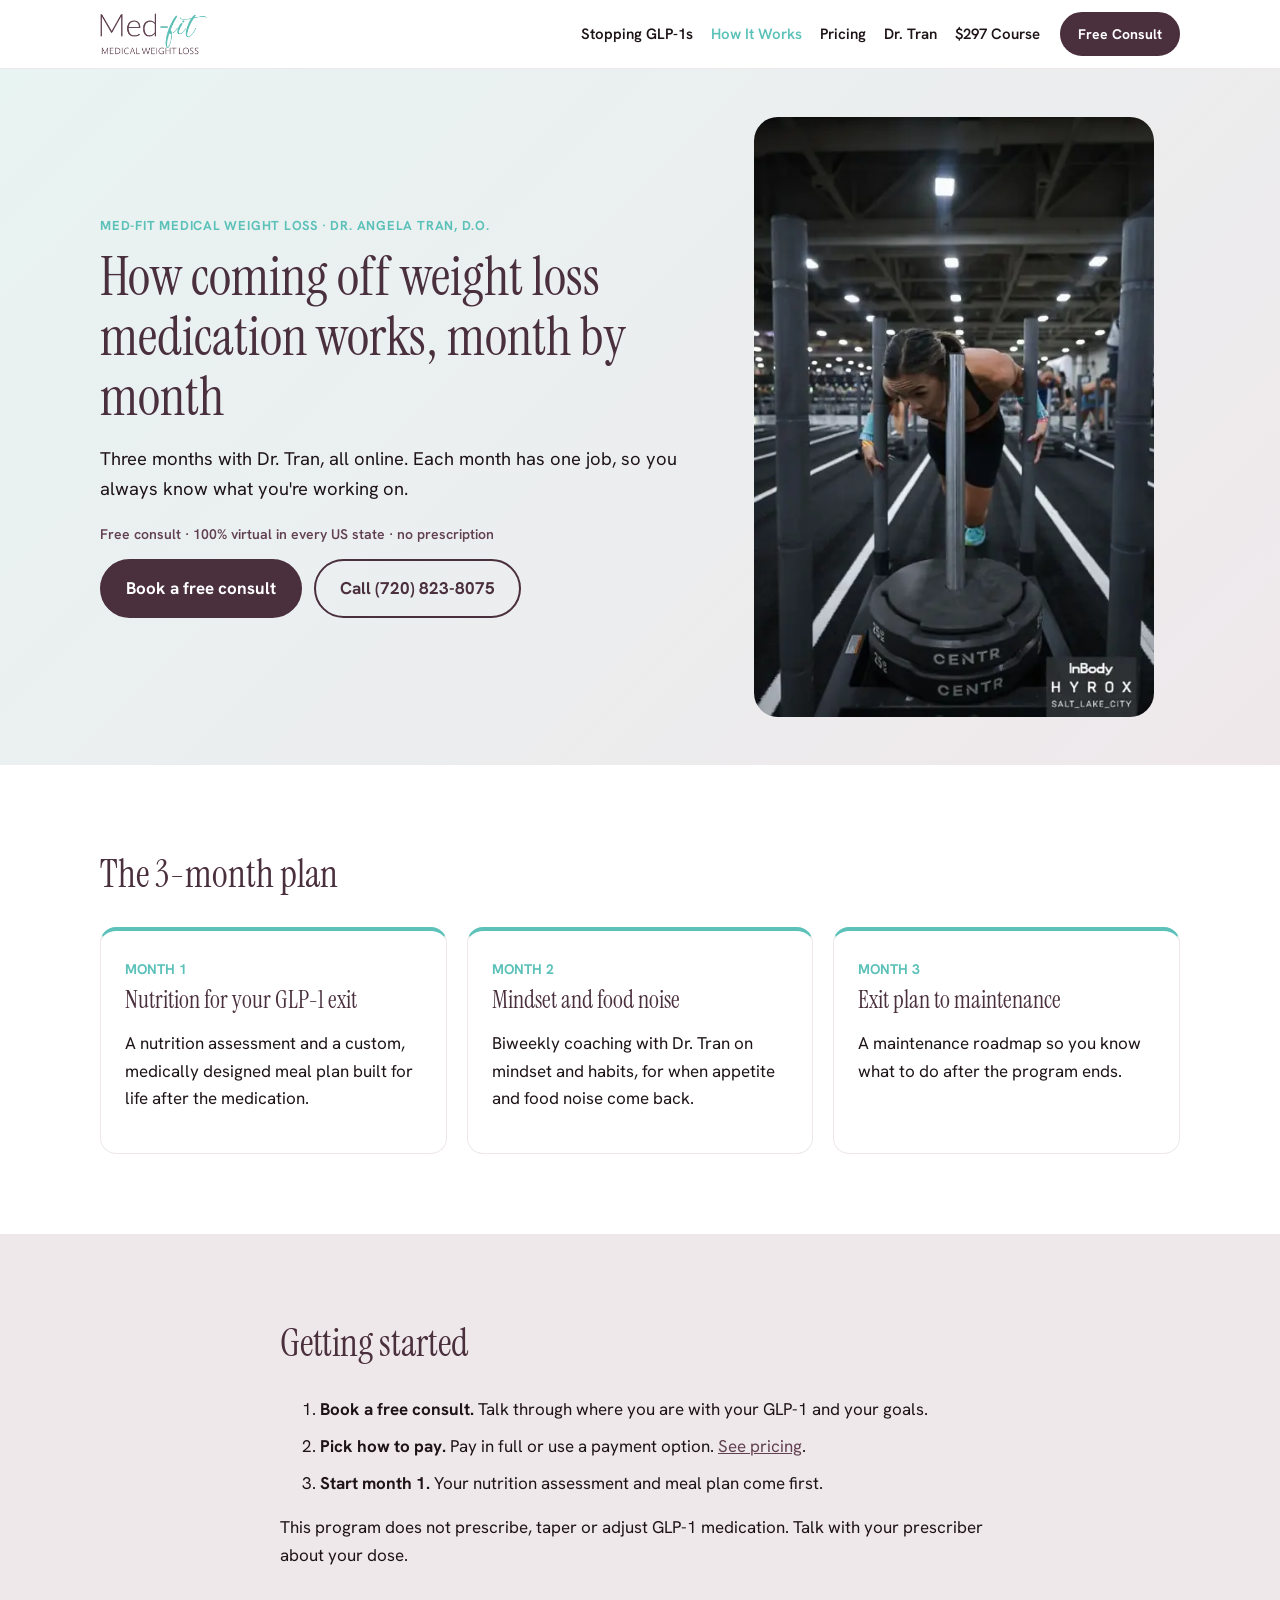
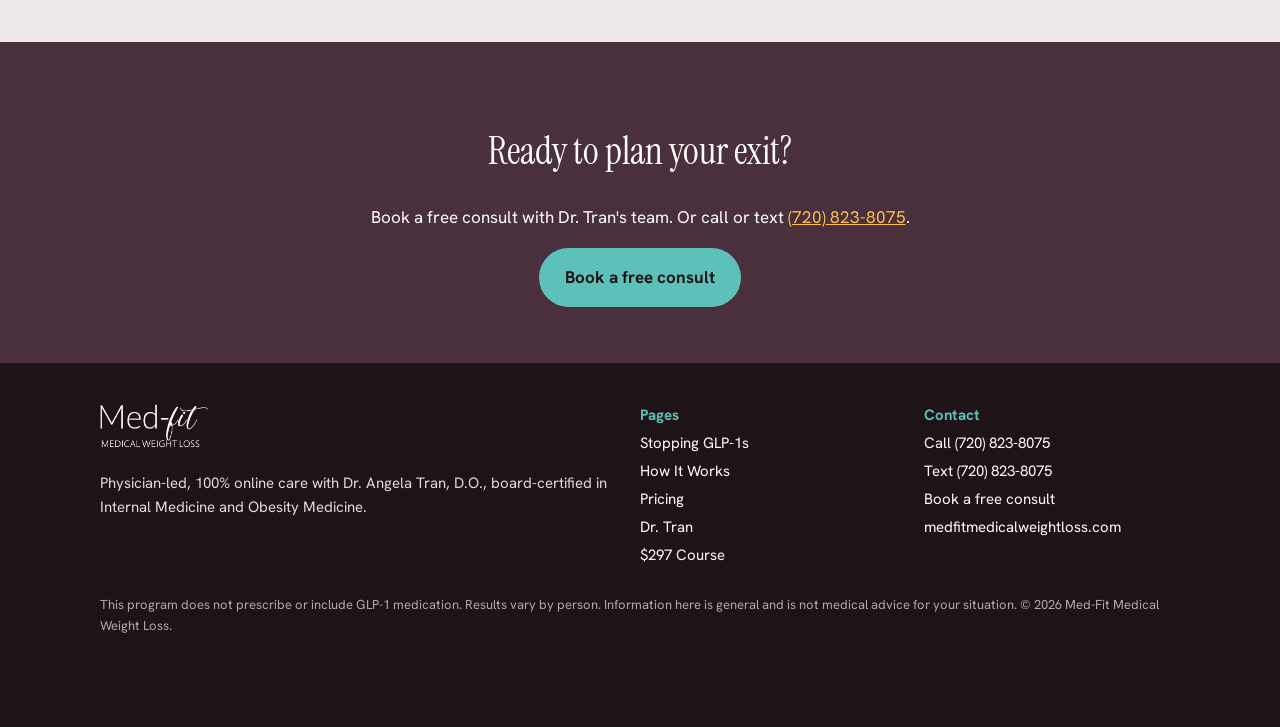
<file: how-it-works/index.html>
<!doctype html><html lang="en"><head><meta charset="utf-8"><meta name="viewport" content="width=device-width,initial-scale=1">
<title>Coming Off Weight Loss Medication: How It Works | Med-Fit</title><meta name="description" content="How Med-Fit&#x27;s 3-month GLP-1 Exit Program works: month 1 nutrition, month 2 mindset and food noise, month 3 your exit plan to maintenance."><link rel="canonical" href="https://start.medfitmedicalweightloss.com/how-it-works/">
<meta property="og:title" content="Coming Off Weight Loss Medication: How It Works | Med-Fit"><meta property="og:description" content="How Med-Fit&#x27;s 3-month GLP-1 Exit Program works: month 1 nutrition, month 2 mindset and food noise, month 3 your exit plan to maintenance."><meta property="og:image" content="https://start.medfitmedicalweightloss.com/img/how.webp">
<link rel="preconnect" href="https://fonts.googleapis.com"><link rel="preconnect" href="https://fonts.gstatic.com" crossorigin>
<link rel="stylesheet" href="https://fonts.googleapis.com/css2?family=Hanken+Grotesk:wght@400;600;700&family=Instrument+Serif&display=swap">
<link rel="stylesheet" href="../style.css"><link rel="preload" as="image" href="../img/how.webp">
<script async src="https://www.googletagmanager.com/gtag/js?id=GT-T5J9GRB"></script><script>window.dataLayer=window.dataLayer||[];function gtag(){dataLayer.push(arguments)}gtag('js',new Date());gtag('config','GT-T5J9GRB');gtag('config','AW-992281222');(function(){var BASE='https://go.medfitmedicalweightloss.com/widget/bookings/med-fit-calmvzwh2';var KEYS=['gclid','gbraid','wbraid','utm_source','utm_medium','utm_campaign','utm_term','utm_content'];var STORE='medfit_ghl_attr';var TTL=30*24*60*60*1000;function bag(storage){try{var raw=storage.getItem(STORE);if(!raw)return null;var o=JSON.parse(raw);if(!o||typeof o.exp!=='number'||o.exp<Date.now()||!o.p){try{storage.removeItem(STORE);}catch(e){}return null;}return o.p;}catch(e){return null;}}function params(){var p={},a=null,b=null;try{a=bag(localStorage);}catch(e){}try{b=bag(sessionStorage);}catch(e){}KEYS.forEach(function(k){if(a&&a[k])p[k]=String(a[k]).slice(0,512);if(b&&b[k])p[k]=String(b[k]).slice(0,512);});var fresh=false;try{var q=new URLSearchParams(location.search);KEYS.forEach(function(k){var v=q.get(k);if(v){p[k]=String(v).slice(0,512);fresh=true;}});}catch(e){}if(fresh){var payload=JSON.stringify({exp:Date.now()+TTL,p:p});try{sessionStorage.setItem(STORE,payload);}catch(e){}try{localStorage.setItem(STORE,payload);}catch(e){}}return p;}function augment(url){if(!url||url.indexOf(BASE)!==0)return url;var p=params(),u;try{u=new URL(url);}catch(e){return url;}KEYS.forEach(function(k){if(p[k])u.searchParams.set(k,p[k]);});return u.toString();}function decorate(){var links=document.querySelectorAll('a[href^="'+BASE+'"]');for(var i=0;i<links.length;i++){var next=augment(links[i].href||'');if(next&&next!==links[i].href)links[i].href=next;}var frames=document.querySelectorAll('iframe[src^="'+BASE+'"]');for(var j=0;j<frames.length;j++){var src=frames[j].getAttribute('src')||'';var nsrc=augment(src);if(nsrc&&nsrc!==src)frames[j].src=nsrc;}}document.addEventListener('click',function(e){var n=e.target&&e.target.closest?e.target.closest('a'):null;if(!n)return;var raw=n.href||'';if(raw.indexOf(BASE)!==0)return;var h=augment(raw);if(h!==raw)n.href=h;gtag('event','conversion',{send_to:'AW-992281222/7BTBCJialuEaEIaFlNkD',value:1.0,currency:'USD',transport_type:'beacon'});});if(document.readyState==='loading')document.addEventListener('DOMContentLoaded',decorate);else decorate();})();</script>
<!-- Event snippet for Phone click - GHL 720-823-8075 conversion page
In your html page, add the snippet and call gtag_report_conversion when someone clicks on the chosen link or button. -->
<script>
function gtag_report_conversion(url) {
  var callback = function () {
    if (typeof(url) != 'undefined') {
      window.location = url;
    }
  };
  gtag('event', 'conversion', {
      'send_to': 'AW-992281222/qM1TCOyfyLEdEIaFlNkD',
      'value': 1.0,
      'currency': 'USD',
      'event_callback': callback
  });
  return false;
}
</script>
<script type="application/ld+json">{"@context": "https://schema.org", "@type": "WebPage", "name": "Coming Off Weight Loss Medication: How It Works | Med-Fit", "url": "https://start.medfitmedicalweightloss.com/how-it-works/", "description": "How Med-Fit's 3-month GLP-1 Exit Program works: month 1 nutrition, month 2 mindset and food noise, month 3 your exit plan to maintenance.", "publisher": {"@type": "MedicalBusiness", "@id": "https://medfitmedicalweightloss.com/#org", "name": "Med-Fit Medical Weight Loss", "url": "https://medfitmedicalweightloss.com/", "telephone": "+1-720-823-8075", "areaServed": {"@type": "Country", "name": "US"}, "founder": {"@type": "Physician", "name": "Angela Tran, D.O."}}}</script></head><body>
<header class="nav"><div class="wrap navin"><a class="logo" href="../"><img src="../img/logo.webp" alt="Med-Fit Medical Weight Loss" width="107" height="44"></a>
<nav aria-label="Main"><a href="../stopping-glp1/">Stopping GLP-1s</a><a href="../how-it-works/" aria-current="page">How It Works</a><a href="../pricing/">Pricing</a><a href="../about-dr-tran/">Dr. Tran</a><a href="../course/">$297 Course</a></nav><a class="btn sm" href="https://go.medfitmedicalweightloss.com/widget/bookings/med-fit-calmvzwh2">Free Consult</a></div></header>
<main><section class="hero"><div class="wrap heroin"><div><p class="eyebrow">Med-Fit Medical Weight Loss · Dr. Angela Tran, D.O.</p><h1>How coming off weight loss medication works, month by month</h1><p class="lede">Three months with Dr. Tran, all online. Each month has one job, so you always know what you're working on.</p><p class="qual">Free consult · 100% virtual in every US state · no prescription</p>
<div class="ctas"><a class="btn" href="https://go.medfitmedicalweightloss.com/widget/bookings/med-fit-calmvzwh2">Book a free consult</a><a class="btn ghost" href="tel:+17208238075" onclick="return gtag_report_conversion(this.href);">Call (720) 823-8075</a></div></div>
<img class="heroimg" src="../img/how.webp" alt="Dr. Tran pushing a sled at a HYROX race" width="480" height="720" fetchpriority="high"></div></section>
<section class="sec"><div class="wrap"><h2>The 3-month plan</h2><div class="cards"><div class="card"><span>Month 1</span><h3>Nutrition for your GLP-1 exit</h3><p>A nutrition assessment and a custom, medically designed meal plan built for life after the medication.</p></div>
<div class="card"><span>Month 2</span><h3>Mindset and food noise</h3><p>Biweekly coaching with Dr. Tran on mindset and habits, for when appetite and food noise come back.</p></div>
<div class="card"><span>Month 3</span><h3>Exit plan to maintenance</h3><p>A maintenance roadmap so you know what to do after the program ends.</p></div></div></div></section>
<section class="sec alt"><div class="wrap narrow"><h2>Getting started</h2><ol class="steps"><li><b>Book a free consult.</b> Talk through where you are with your GLP-1 and your goals.</li><li><b>Pick how to pay.</b> Pay in full or use a payment option. <a href="../pricing/">See pricing</a>.</li><li><b>Start month 1.</b> Your nutrition assessment and meal plan come first.</li></ol>
<p>This program does not prescribe, taper or adjust GLP-1 medication. Talk with your prescriber about your dose.</p></div></section>
<section class="cta"><div class="wrap"><h2>Ready to plan your exit?</h2><p>Book a free consult with Dr. Tran's team. Or call or text <a href="tel:+17208238075" onclick="return gtag_report_conversion(this.href);">(720) 823-8075</a>.</p><a class="btn" href="https://go.medfitmedicalweightloss.com/widget/bookings/med-fit-calmvzwh2">Book a free consult</a></div></section></main>
<footer class="foot"><div class="wrap footin"><div><img src="../img/logo.webp" alt="Med-Fit" width="108" height="46" loading="lazy"><p>Physician-led, 100% online care with Dr. Angela Tran, D.O., board-certified in Internal Medicine and Obesity Medicine.</p></div>
<div><b>Pages</b><a href="../stopping-glp1/">Stopping GLP-1s</a><a href="../how-it-works/" aria-current="page">How It Works</a><a href="../pricing/">Pricing</a><a href="../about-dr-tran/">Dr. Tran</a><a href="../course/">$297 Course</a></div><div><b>Contact</b><a href="tel:+17208238075" onclick="return gtag_report_conversion(this.href);">Call (720) 823-8075</a><a href="sms:+17208238075" onclick="return gtag_report_conversion(this.href);">Text (720) 823-8075</a><a href="https://go.medfitmedicalweightloss.com/widget/bookings/med-fit-calmvzwh2">Book a free consult</a><a href="https://medfitmedicalweightloss.com/">medfitmedicalweightloss.com</a></div></div>
<p class="wrap fine">This program does not prescribe or include GLP-1 medication. Results vary by person. Information here is general and is not medical advice for your situation. © 2026 Med-Fit Medical Weight Loss.</p></footer>
<div class="mbar"><a href="tel:+17208238075" onclick="return gtag_report_conversion(this.href);">Call</a><a href="sms:+17208238075" onclick="return gtag_report_conversion(this.href);">Text</a></div><script src="https://widgets.leadconnectorhq.com/loader.js" data-resources-url="https://widgets.leadconnectorhq.com/chat-widget/loader.js" data-widget-id="6adbd31fc5fa611730d52418"></script><script>(function(){var KEY='mf_chat_conv',mem=false;function taken(){try{if(sessionStorage.getItem(KEY))return true;}catch(e){}return mem;}function mark(){mem=true;try{sessionStorage.setItem(KEY,'1');}catch(e){}}document.addEventListener('click',function(e){if(taken())return;var path=e.composedPath?e.composedPath():[];for(var i=0;i<path.length;i++){if(path[i]&&path[i].tagName==='CHAT-WIDGET'){mark();gtag('event','conversion',{send_to:'AW-992281222/qM1TCOyfyLEdEIaFlNkD'});return;}}},true);})();</script></body></html>
</file>
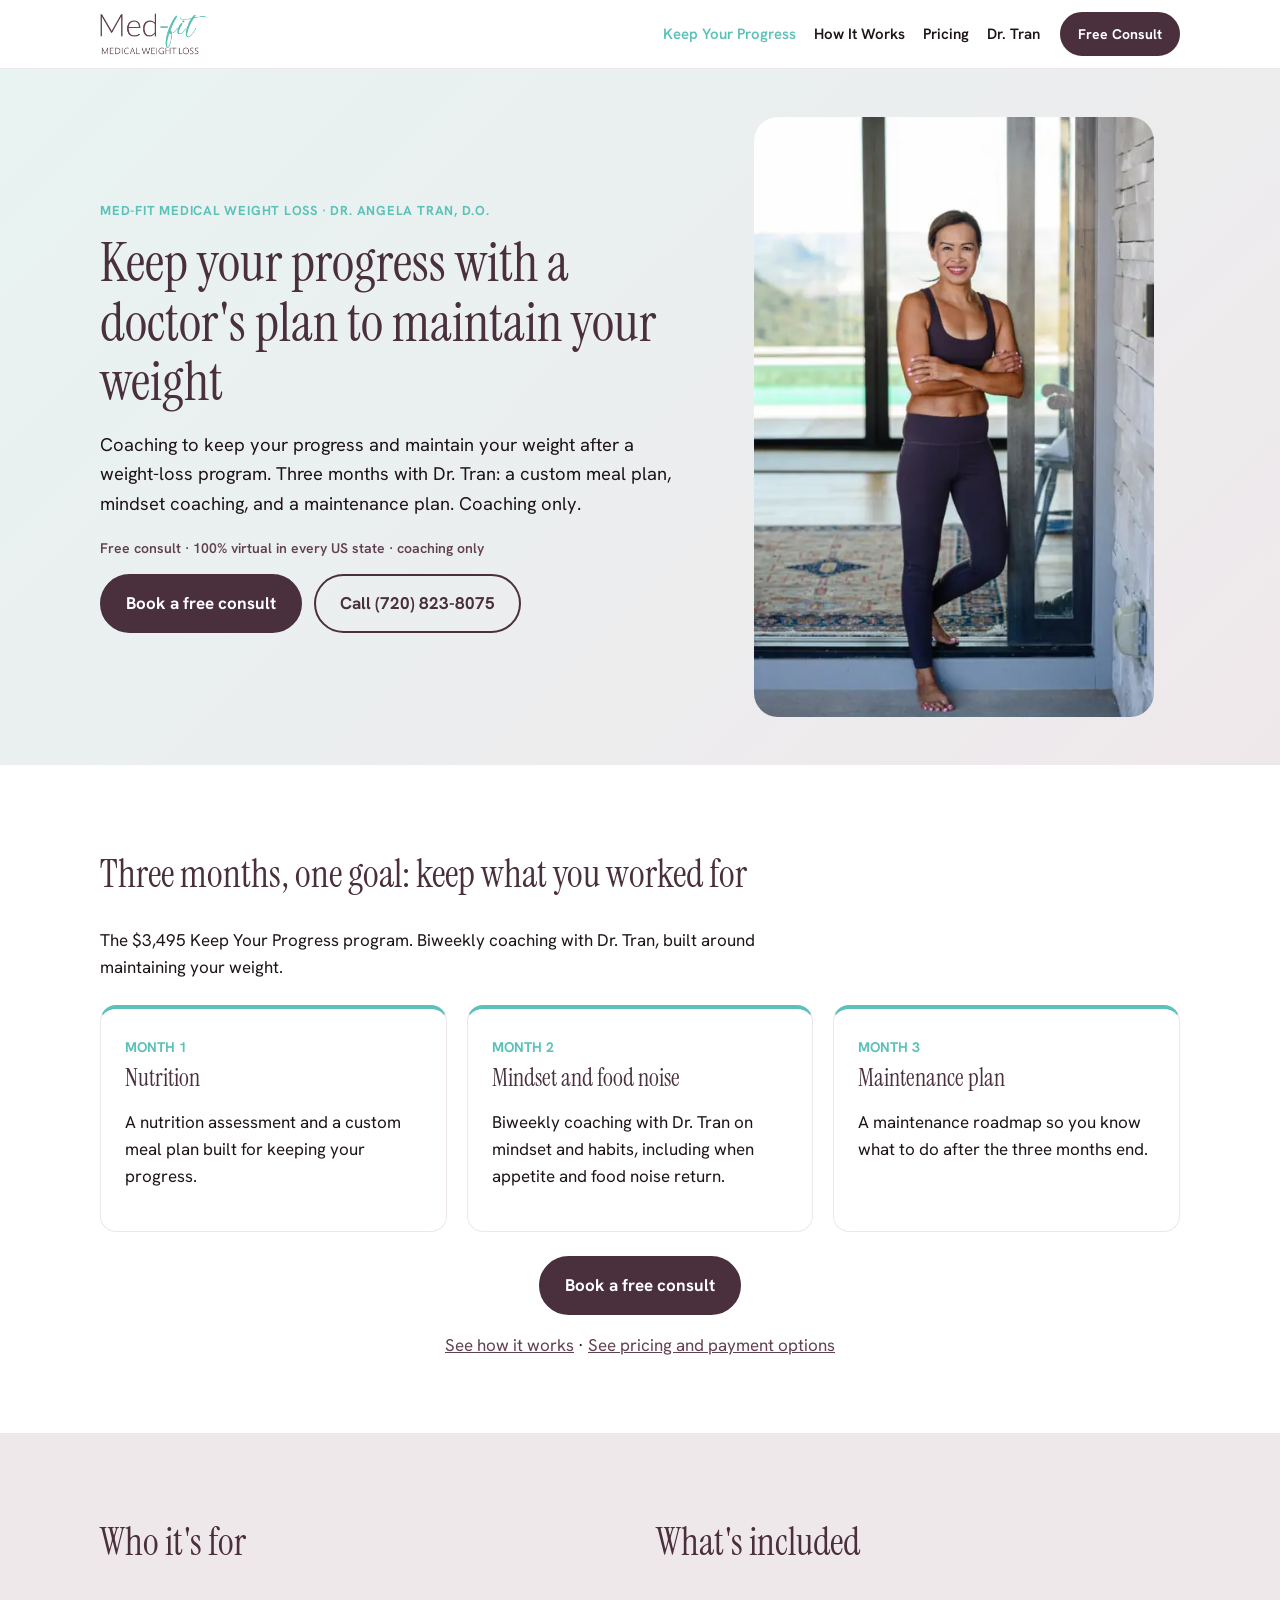
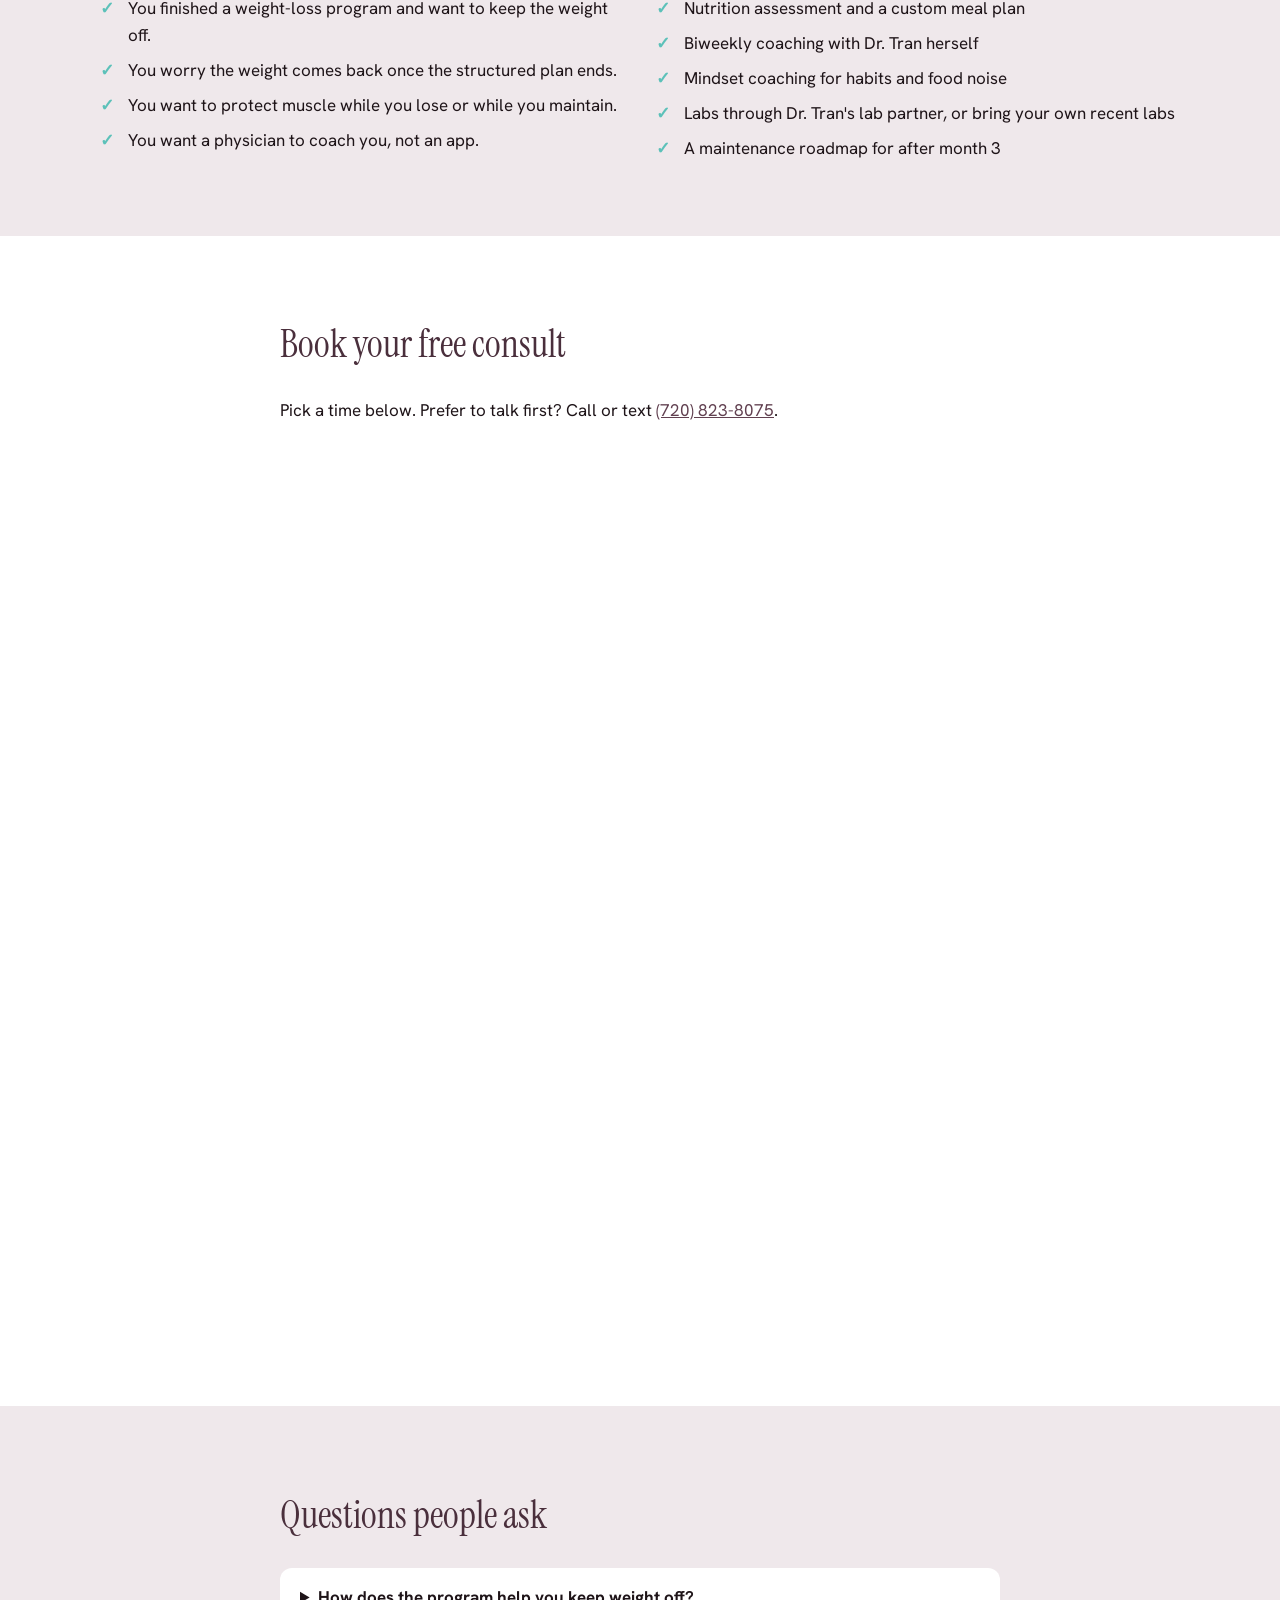
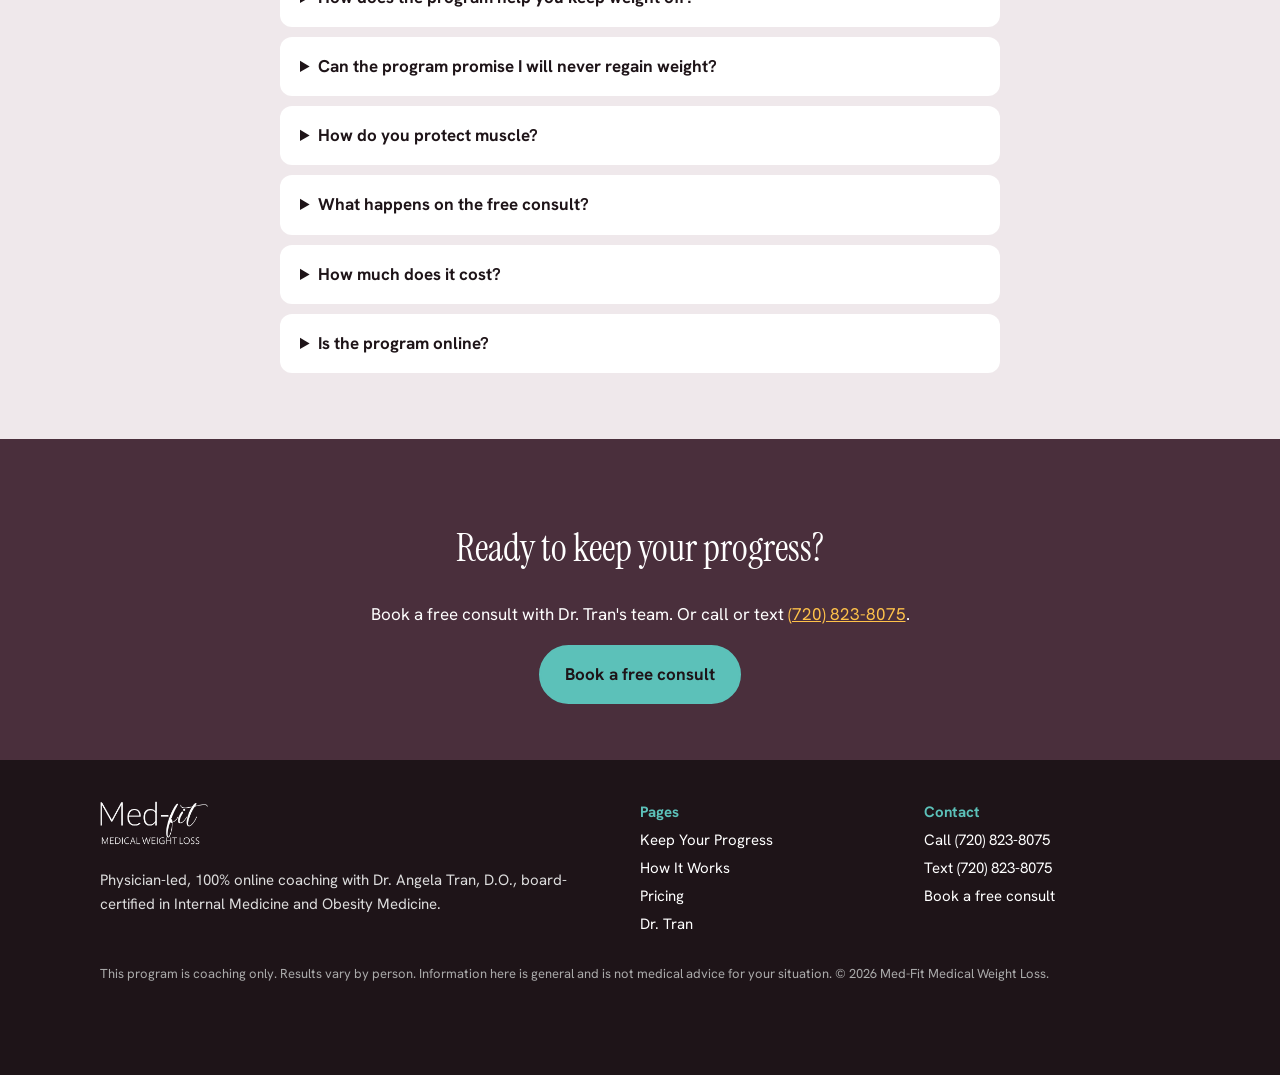
<file: keep-progress/index.html>
<!doctype html><html lang="en"><head><meta charset="utf-8"><meta name="viewport" content="width=device-width,initial-scale=1">
<title>Keep Your Progress | Weight Maintenance Coaching | Med-Fit</title><meta name="description" content="Dr. Angela Tran&#x27;s 3-month Keep Your Progress coaching helps you maintain your weight after a weight-loss program. $3,495. Virtual in every US state. Book a free consult."><link rel="canonical" href="https://start.medfitmedicalweightloss.com/keep-progress/">
<meta property="og:title" content="Keep Your Progress | Weight Maintenance Coaching | Med-Fit"><meta property="og:description" content="Dr. Angela Tran&#x27;s 3-month Keep Your Progress coaching helps you maintain your weight after a weight-loss program. $3,495. Virtual in every US state. Book a free consult."><meta property="og:image" content="https://start.medfitmedicalweightloss.com/img/home.webp">
<link rel="preconnect" href="https://fonts.googleapis.com"><link rel="preconnect" href="https://fonts.gstatic.com" crossorigin>
<link rel="stylesheet" href="https://fonts.googleapis.com/css2?family=Hanken+Grotesk:wght@400;600;700&family=Instrument+Serif&display=swap">
<link rel="stylesheet" href="../style.css"><link rel="preload" as="image" href="../img/home.webp">
<script async src="https://www.googletagmanager.com/gtag/js?id=GT-T5J9GRB"></script><script>window.dataLayer=window.dataLayer||[];function gtag(){dataLayer.push(arguments)}gtag('js',new Date());gtag('config','GT-T5J9GRB');gtag('config','AW-992281222');(function(){var BASE='https://go.medfitmedicalweightloss.com/widget/bookings/med-fit-calmvzwh2';var KEYS=['gclid','gbraid','wbraid','utm_source','utm_medium','utm_campaign','utm_term','utm_content'];var STORE='medfit_ghl_attr';var TTL=30*24*60*60*1000;function bag(storage){try{var raw=storage.getItem(STORE);if(!raw)return null;var o=JSON.parse(raw);if(!o||typeof o.exp!=='number'||o.exp<Date.now()||!o.p){try{storage.removeItem(STORE);}catch(e){}return null;}return o.p;}catch(e){return null;}}function params(){var p={},a=null,b=null;try{a=bag(localStorage);}catch(e){}try{b=bag(sessionStorage);}catch(e){}KEYS.forEach(function(k){if(a&&a[k])p[k]=String(a[k]).slice(0,512);if(b&&b[k])p[k]=String(b[k]).slice(0,512);});var fresh=false;try{var q=new URLSearchParams(location.search);KEYS.forEach(function(k){var v=q.get(k);if(v){p[k]=String(v).slice(0,512);fresh=true;}});}catch(e){}if(fresh){var payload=JSON.stringify({exp:Date.now()+TTL,p:p});try{sessionStorage.setItem(STORE,payload);}catch(e){}try{localStorage.setItem(STORE,payload);}catch(e){}}return p;}function augment(url){if(!url||url.indexOf(BASE)!==0)return url;var p=params(),u;try{u=new URL(url);}catch(e){return url;}KEYS.forEach(function(k){if(p[k])u.searchParams.set(k,p[k]);});return u.toString();}function decorate(){var links=document.querySelectorAll('a[href^="'+BASE+'"]');for(var i=0;i<links.length;i++){var next=augment(links[i].href||'');if(next&&next!==links[i].href)links[i].href=next;}var frames=document.querySelectorAll('iframe[src^="'+BASE+'"]');for(var j=0;j<frames.length;j++){var src=frames[j].getAttribute('src')||'';var nsrc=augment(src);if(nsrc&&nsrc!==src)frames[j].src=nsrc;}}document.addEventListener('click',function(e){var n=e.target&&e.target.closest?e.target.closest('a'):null;if(!n)return;var raw=n.href||'';if(raw.indexOf(BASE)!==0)return;var h=augment(raw);if(h!==raw)n.href=h;gtag('event','conversion',{send_to:'AW-992281222/7BTBCJialuEaEIaFlNkD',value:1.0,currency:'USD',transport_type:'beacon'});});if(document.readyState==='loading')document.addEventListener('DOMContentLoaded',decorate);else decorate();})();</script>
<!-- Event snippet for Phone click - GHL 720-823-8075 conversion page
In your html page, add the snippet and call gtag_report_conversion when someone clicks on the chosen link or button. -->
<script>
function gtag_report_conversion(url) {
  var callback = function () {
    if (typeof(url) != 'undefined') {
      window.location = url;
    }
  };
  gtag('event', 'conversion', {
      'send_to': 'AW-992281222/qM1TCOyfyLEdEIaFlNkD',
      'value': 1.0,
      'currency': 'USD',
      'event_callback': callback
  });
  return false;
}
</script>
<script type="application/ld+json">[{"@context":"https://schema.org","@type":"WebPage","name":"Keep Your Progress | Weight Maintenance Coaching | Med-Fit","url":"https://start.medfitmedicalweightloss.com/keep-progress/","description":"Dr. Angela Tran's 3-month Keep Your Progress coaching helps you maintain your weight after a weight-loss program. $3,495. Virtual in every US state. Book a free consult.","publisher":{"@type":"Organization","@id":"https://start.medfitmedicalweightloss.com/keep-progress/#org","name":"Med-Fit Medical Weight Loss","url":"https://start.medfitmedicalweightloss.com/keep-progress/","telephone":"+1-720-823-8075","areaServed":{"@type":"Country","name":"US"},"founder":{"@type":"Person","name":"Angela Tran, D.O."}}},{"@context":"https://schema.org","@type":"FAQPage","mainEntity":[{"@type":"Question","name":"How does the program help you keep weight off?","acceptedAnswer":{"@type":"Answer","text":"Many people find old habits return after a weight-loss program. A plan for food, strength, and maintenance helps. That is what Keep Your Progress covers with Dr. Tran."}},{"@type":"Question","name":"Can the program promise I will never regain weight?","acceptedAnswer":{"@type":"Answer","text":"No one can promise zero regain. Structure helps: enough protein, regular meals, strength training, and coaching. Dr. Tran builds that plan with you over three months. Book a free consult to start."}},{"@type":"Question","name":"How do you protect muscle?","acceptedAnswer":{"@type":"Answer","text":"The plan pairs a custom meal plan with enough protein and strength-focused coaching. Results vary by person."}},{"@type":"Question","name":"What happens on the free consult?","acceptedAnswer":{"@type":"Answer","text":"You talk through where you are and your goals, hear how the 3-month program works, and get your questions about price and payment answered. It is free."}},{"@type":"Question","name":"How much does it cost?","acceptedAnswer":{"@type":"Answer","text":"The program is $3,495 for three months. You can pay in full or use Affirm, Klarna, CareCredit, or FSA/HSA."}},{"@type":"Question","name":"Is the program online?","acceptedAnswer":{"@type":"Answer","text":"Yes. The program is 100% virtual and available in every US state. Coaching happens by video."}}]}]</script></head><body>
<header class="nav"><div class="wrap navin"><a class="logo" href="./"><img src="../img/logo.webp" alt="Med-Fit Medical Weight Loss" width="107" height="44"></a>
<nav aria-label="Main"><a href="./" aria-current="page">Keep Your Progress</a><a href="how-it-works/">How It Works</a><a href="pricing/">Pricing</a><a href="about-dr-tran/">Dr. Tran</a></nav><a class="btn sm" href="https://go.medfitmedicalweightloss.com/widget/bookings/med-fit-calmvzwh2">Free Consult</a></div></header>
<main><section class="hero"><div class="wrap heroin"><div><p class="eyebrow">Med-Fit Medical Weight Loss · Dr. Angela Tran, D.O.</p><h1>Keep your progress with a doctor's plan to maintain your weight</h1><p class="lede">Coaching to keep your progress and maintain your weight after a weight-loss program. Three months with Dr. Tran: a custom meal plan, mindset coaching, and a maintenance plan. Coaching only.</p><p class="qual">Free consult · 100% virtual in every US state · coaching only</p>
<div class="ctas"><a class="btn" href="#book">Book a free consult</a><a class="btn ghost" href="tel:+17208238075" onclick="return gtag_report_conversion(this.href);">Call (720) 823-8075</a></div></div>
<img class="heroimg" src="../img/home.webp" alt="Dr. Angela Tran standing in workout clothes" width="480" height="720" fetchpriority="high"></div></section>
<section class="sec"><div class="wrap"><h2>Three months, one goal: keep what you worked for</h2><p class="sub">The $3,495 Keep Your Progress program. Biweekly coaching with Dr. Tran, built around maintaining your weight.</p><div class="cards"><div class="card"><span>Month 1</span><h3>Nutrition</h3><p>A nutrition assessment and a custom meal plan built for keeping your progress.</p></div>
<div class="card"><span>Month 2</span><h3>Mindset and food noise</h3><p>Biweekly coaching with Dr. Tran on mindset and habits, including when appetite and food noise return.</p></div>
<div class="card"><span>Month 3</span><h3>Maintenance plan</h3><p>A maintenance roadmap so you know what to do after the three months end.</p></div></div>
<p class="center"><a class="btn" href="https://go.medfitmedicalweightloss.com/widget/bookings/med-fit-calmvzwh2">Book a free consult</a></p><p class="center"><a href="how-it-works/">See how it works</a> · <a href="pricing/">See pricing and payment options</a></p></div></section>
<section class="sec alt"><div class="wrap two"><div><h2>Who it's for</h2><ul class="ticks"><li>You finished a weight-loss program and want to keep the weight off.</li><li>You worry the weight comes back once the structured plan ends.</li><li>You want to protect muscle while you lose or while you maintain.</li><li>You want a physician to coach you, not an app.</li></ul></div>
<div><h2>What's included</h2><ul class="ticks"><li>Nutrition assessment and a custom meal plan</li><li>Biweekly coaching with Dr. Tran herself</li><li>Mindset coaching for habits and food noise</li><li>Labs through Dr. Tran's lab partner, or bring your own recent labs</li><li>A maintenance roadmap for after month 3</li></ul></div></div></section>
<section class="sec" id="book"><div class="wrap narrow"><h2>Book your free consult</h2><p>Pick a time below. Prefer to talk first? Call or text <a href="tel:+17208238075" onclick="return gtag_report_conversion(this.href);">(720) 823-8075</a>.</p>
<iframe class="cal" src="https://go.medfitmedicalweightloss.com/widget/bookings/med-fit-calmvzwh2" title="Book a free consult with Med-Fit" loading="lazy"></iframe></div></section>
<section class="sec alt"><div class="wrap narrow"><h2>Questions people ask</h2><details><summary>How does the program help you keep weight off?</summary><p>Many people find old habits return after a weight-loss program. A plan for food, strength, and maintenance helps. That is what Keep Your Progress covers with Dr. Tran.</p></details><details><summary>Can the program promise I will never regain weight?</summary><p>No one can promise zero regain. Structure helps: enough protein, regular meals, strength training, and coaching. Dr. Tran builds that plan with you over three months. Book a free consult to start.</p></details><details><summary>How do you protect muscle?</summary><p>The plan pairs a custom meal plan with enough protein and strength-focused coaching. Results vary by person.</p></details><details><summary>What happens on the free consult?</summary><p>You talk through where you are and your goals, hear how the 3-month program works, and get your questions about price and payment answered. It is free.</p></details><details><summary>How much does it cost?</summary><p>The program is $3,495 for three months. You can pay in full or use Affirm, Klarna, CareCredit, or FSA/HSA.</p></details><details><summary>Is the program online?</summary><p>Yes. The program is 100% virtual and available in every US state. Coaching happens by video.</p></details></div></section>
<section class="cta"><div class="wrap"><h2>Ready to keep your progress?</h2><p>Book a free consult with Dr. Tran's team. Or call or text <a href="tel:+17208238075" onclick="return gtag_report_conversion(this.href);">(720) 823-8075</a>.</p><a class="btn" href="https://go.medfitmedicalweightloss.com/widget/bookings/med-fit-calmvzwh2">Book a free consult</a></div></section></main>
<footer class="foot"><div class="wrap footin"><div><img src="../img/logo.webp" alt="Med-Fit" width="108" height="46" loading="lazy"><p>Physician-led, 100% online coaching with Dr. Angela Tran, D.O., board-certified in Internal Medicine and Obesity Medicine.</p></div>
<div><b>Pages</b><a href="./" aria-current="page">Keep Your Progress</a><a href="how-it-works/">How It Works</a><a href="pricing/">Pricing</a><a href="about-dr-tran/">Dr. Tran</a></div><div><b>Contact</b><a href="tel:+17208238075" onclick="return gtag_report_conversion(this.href);">Call (720) 823-8075</a><a href="sms:+17208238075" onclick="return gtag_report_conversion(this.href);">Text (720) 823-8075</a><a href="https://go.medfitmedicalweightloss.com/widget/bookings/med-fit-calmvzwh2">Book a free consult</a></div></div>
<p class="wrap fine">This program is coaching only. Results vary by person. Information here is general and is not medical advice for your situation. © 2026 Med-Fit Medical Weight Loss.</p></footer>
<div class="mbar"><a href="tel:+17208238075" onclick="return gtag_report_conversion(this.href);">Call</a><a href="sms:+17208238075" onclick="return gtag_report_conversion(this.href);">Text</a></div>
<script>(function(){var V={"maintain":["Keep the weight off with a physician-led maintenance plan","Keep the Weight Off | Weight Maintenance Coaching | Med-Fit","A 3-month maintenance plan with Dr. Angela Tran: nutrition, strength, and biweekly coaching to help you keep weight off. Coaching only, and 100% virtual."],"regain":["Worried about weight regain? Keep your progress with a doctor's plan","Prevent Weight Regain | Keep Your Progress | Med-Fit","No one can promise the scale never moves. Structure helps: enough protein, regular meals, strength work, and biweekly coaching. Dr. Tran builds that plan with you over three months."],"muscle":["Protect muscle while you lose, with protein, strength, and coaching","Protect Muscle While You Lose | Med-Fit","A doctor-designed meal plan plus biweekly coaching, so keeping muscle is part of the plan. Results vary by person."],"coaching":["Physician-led weight coaching with Dr. Angela Tran, D.O.","Physician Weight Loss Coaching | Dr. Angela Tran | Med-Fit","Personalized virtual coaching with a board-certified obesity medicine doctor. A custom meal plan, biweekly sessions, and a maintenance roadmap. Book a free consult."],"keep-off":["Keep the weight off. A doctor helps you do it.","Keep the Weight Off | Med-Fit","Dr. Angela Tran coaches you for 3 months. You get a meal plan and you meet every other week so the weight stays off. Coaching only."],"after":["You lost the weight. Now keep it off.","After Weight Loss, Keep Your Progress | Med-Fit","After weight loss, old habits can come back. Dr. Tran helps you with food and a plan so you keep your progress."],"plan":["A doctor makes a plan just for you to keep the weight off.","A Doctor-Led Plan to Keep the Weight Off | Med-Fit","Dr. Angela Tran makes your meal plan and meets you every other week for 3 months. Coaching only."]};var k=null;try{k=new URLSearchParams(location.search).get("h")}catch(e){}if(!k||!Object.prototype.hasOwnProperty.call(V,k))return;var v=V[k],h=document.querySelector(".hero h1"),l=document.querySelector(".hero .lede");if(h)h.textContent=v[0];if(l&&v[2])l.textContent=v[2];document.title=v[1];})();</script>
<script src="https://widgets.leadconnectorhq.com/loader.js" data-resources-url="https://widgets.leadconnectorhq.com/chat-widget/loader.js" data-widget-id="6adbd31fc5fa611730d52418"></script><script>(function(){var fired=false;window.addEventListener('message',function(e){if(e.origin!=='https://go.medfitmedicalweightloss.com')return;var d=e.data;if(!Array.isArray(d)||d[0]!=='msgsndr-booking-complete')return;if(fired)return;fired=true;gtag('event','conversion',{send_to:'AW-992281222/7BTBCJialuEaEIaFlNkD',value:1.0,currency:'USD'});});})();</script><script>(function(){var KEY='mf_chat_conv',mem=false;function taken(){try{if(sessionStorage.getItem(KEY))return true;}catch(e){}return mem;}function mark(){mem=true;try{sessionStorage.setItem(KEY,'1');}catch(e){}}document.addEventListener('click',function(e){if(taken())return;var path=e.composedPath?e.composedPath():[];for(var i=0;i<path.length;i++){if(path[i]&&path[i].tagName==='CHAT-WIDGET'){mark();gtag('event','conversion',{send_to:'AW-992281222/qM1TCOyfyLEdEIaFlNkD'});return;}}},true);})();</script></body></html>
</file>
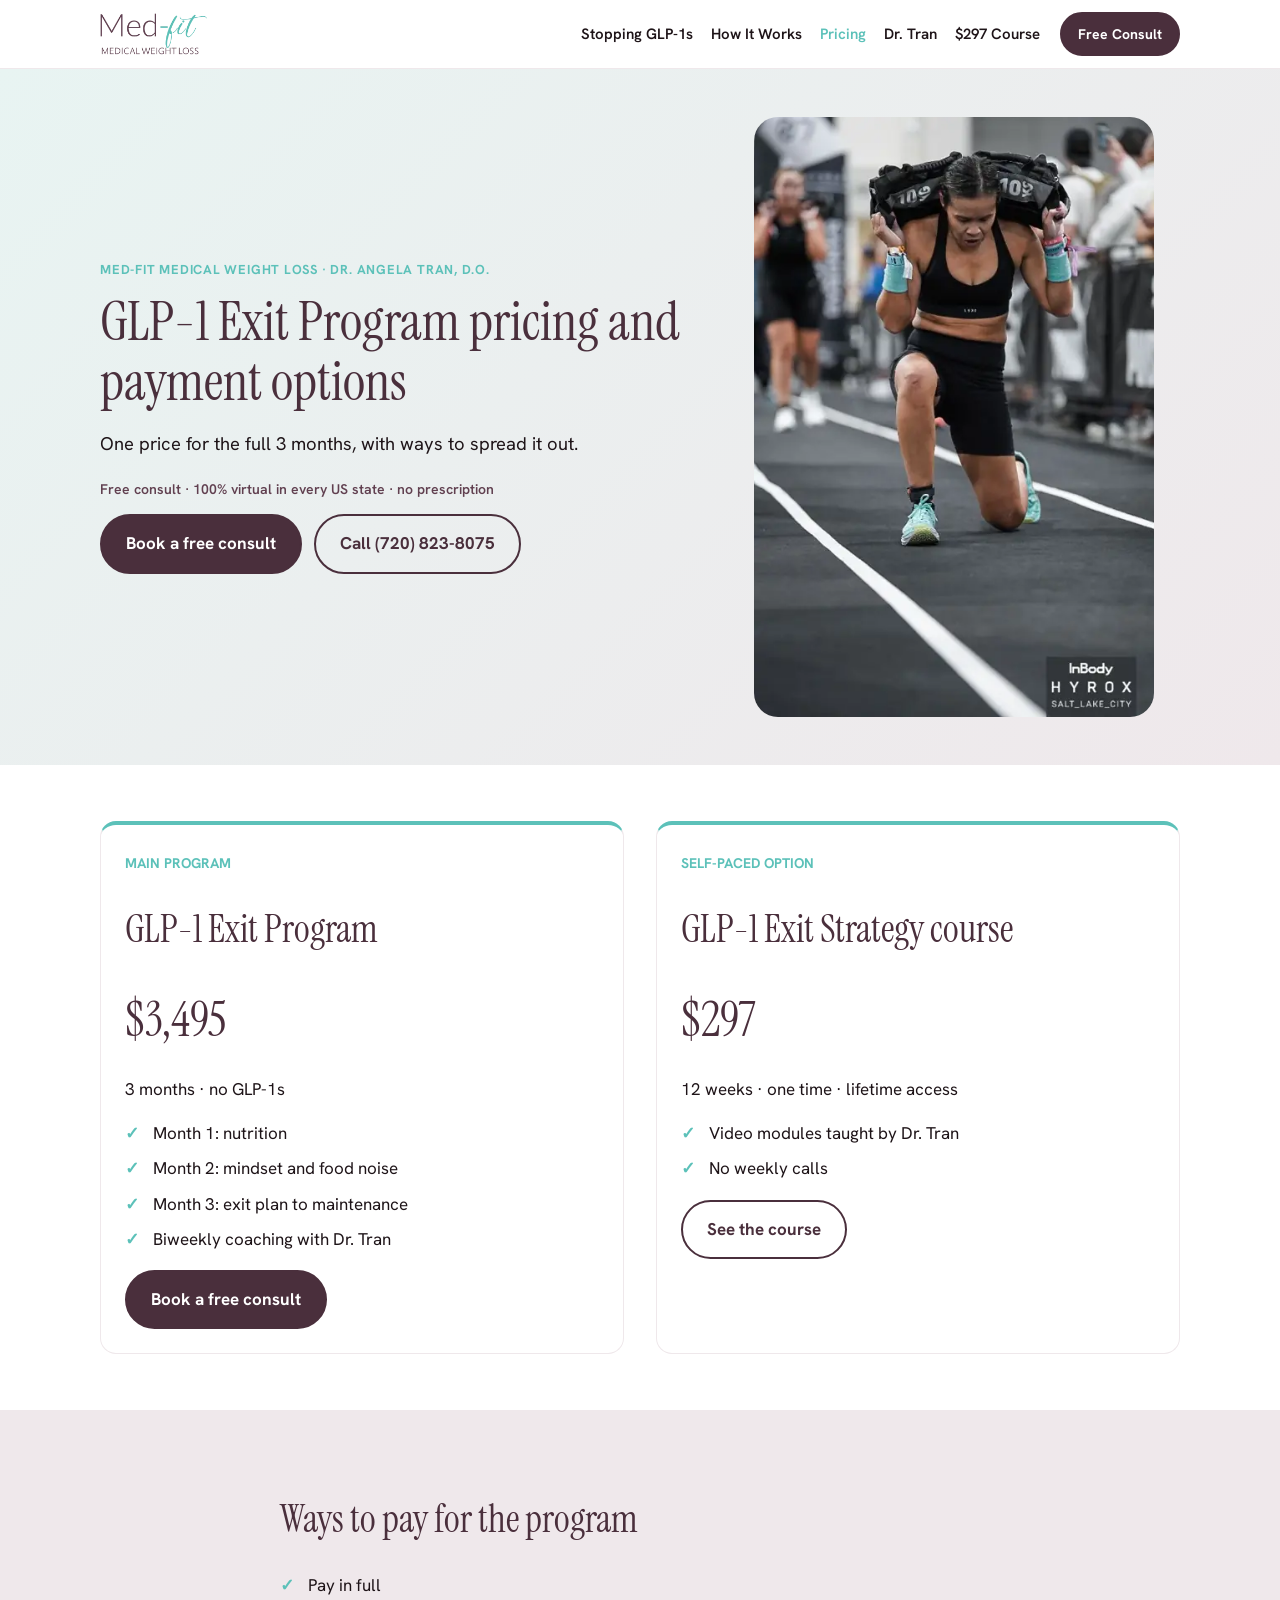
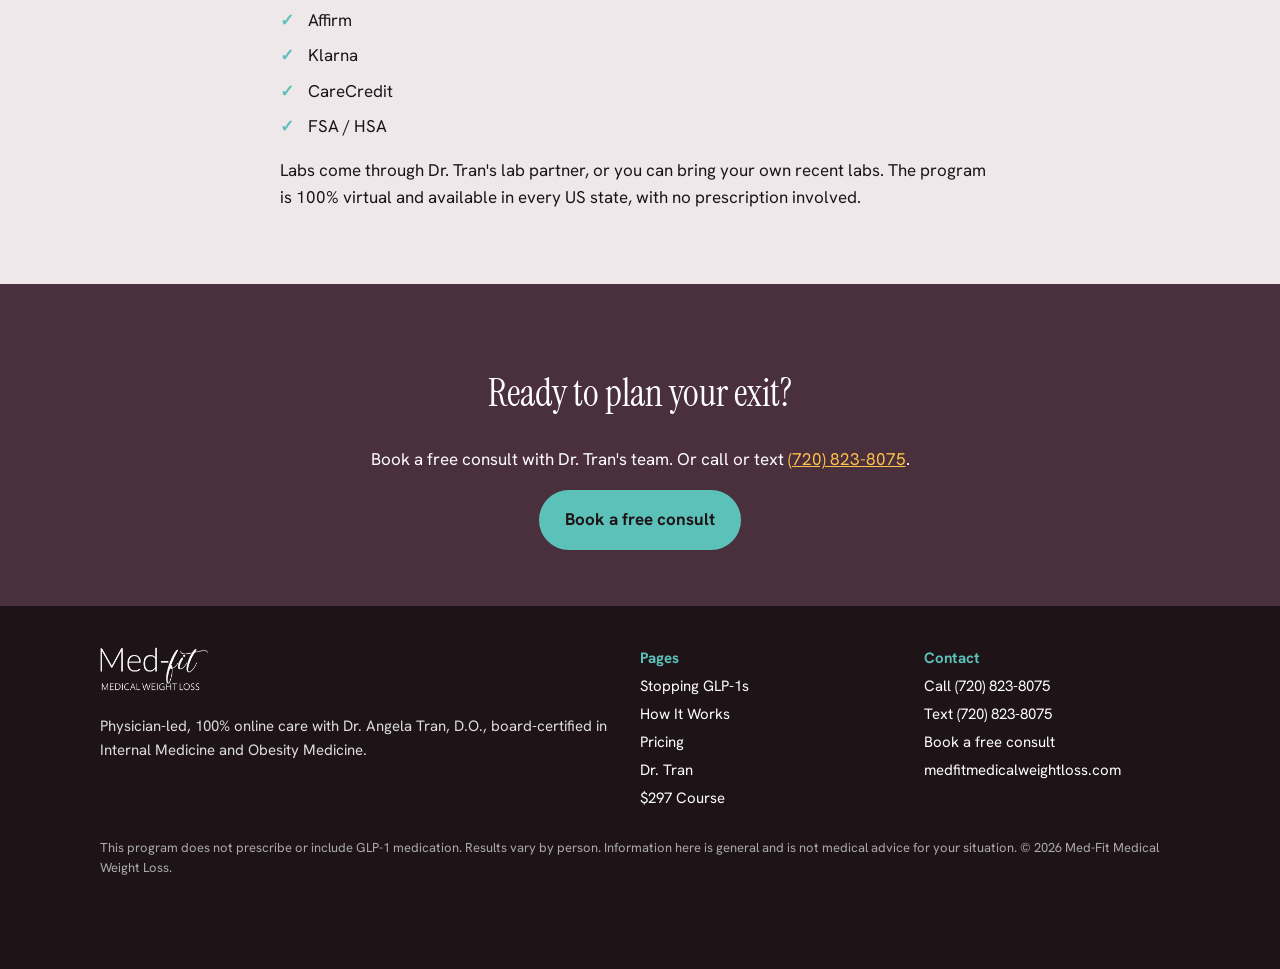
<file: pricing/index.html>
<!doctype html><html lang="en"><head><meta charset="utf-8"><meta name="viewport" content="width=device-width,initial-scale=1">
<title>GLP-1 Exit Program Pricing & Payment Options | Med-Fit</title><meta name="description" content="GLP-1 Exit Program pricing: $3,495 for 3 months with Dr. Angela Tran. Pay in full or use Affirm, Klarna, CareCredit or FSA/HSA. Book a free consult."><link rel="canonical" href="https://start.medfitmedicalweightloss.com/pricing/">
<meta property="og:title" content="GLP-1 Exit Program Pricing &amp; Payment Options | Med-Fit"><meta property="og:description" content="GLP-1 Exit Program pricing: $3,495 for 3 months with Dr. Angela Tran. Pay in full or use Affirm, Klarna, CareCredit or FSA/HSA. Book a free consult."><meta property="og:image" content="https://start.medfitmedicalweightloss.com/img/pricing.webp">
<link rel="preconnect" href="https://fonts.googleapis.com"><link rel="preconnect" href="https://fonts.gstatic.com" crossorigin>
<link rel="stylesheet" href="https://fonts.googleapis.com/css2?family=Hanken+Grotesk:wght@400;600;700&family=Instrument+Serif&display=swap">
<link rel="stylesheet" href="../style.css"><link rel="preload" as="image" href="../img/pricing.webp">
<script async src="https://www.googletagmanager.com/gtag/js?id=GT-T5J9GRB"></script><script>window.dataLayer=window.dataLayer||[];function gtag(){dataLayer.push(arguments)}gtag('js',new Date());gtag('config','GT-T5J9GRB');gtag('config','AW-992281222');(function(){var BASE='https://go.medfitmedicalweightloss.com/widget/bookings/med-fit-calmvzwh2';var KEYS=['gclid','gbraid','wbraid','utm_source','utm_medium','utm_campaign','utm_term','utm_content'];var STORE='medfit_ghl_attr';var TTL=30*24*60*60*1000;function bag(storage){try{var raw=storage.getItem(STORE);if(!raw)return null;var o=JSON.parse(raw);if(!o||typeof o.exp!=='number'||o.exp<Date.now()||!o.p){try{storage.removeItem(STORE);}catch(e){}return null;}return o.p;}catch(e){return null;}}function params(){var p={},a=null,b=null;try{a=bag(localStorage);}catch(e){}try{b=bag(sessionStorage);}catch(e){}KEYS.forEach(function(k){if(a&&a[k])p[k]=String(a[k]).slice(0,512);if(b&&b[k])p[k]=String(b[k]).slice(0,512);});var fresh=false;try{var q=new URLSearchParams(location.search);KEYS.forEach(function(k){var v=q.get(k);if(v){p[k]=String(v).slice(0,512);fresh=true;}});}catch(e){}if(fresh){var payload=JSON.stringify({exp:Date.now()+TTL,p:p});try{sessionStorage.setItem(STORE,payload);}catch(e){}try{localStorage.setItem(STORE,payload);}catch(e){}}return p;}function augment(url){if(!url||url.indexOf(BASE)!==0)return url;var p=params(),u;try{u=new URL(url);}catch(e){return url;}KEYS.forEach(function(k){if(p[k])u.searchParams.set(k,p[k]);});return u.toString();}function decorate(){var links=document.querySelectorAll('a[href^="'+BASE+'"]');for(var i=0;i<links.length;i++){var next=augment(links[i].href||'');if(next&&next!==links[i].href)links[i].href=next;}var frames=document.querySelectorAll('iframe[src^="'+BASE+'"]');for(var j=0;j<frames.length;j++){var src=frames[j].getAttribute('src')||'';var nsrc=augment(src);if(nsrc&&nsrc!==src)frames[j].src=nsrc;}}document.addEventListener('click',function(e){var n=e.target&&e.target.closest?e.target.closest('a'):null;if(!n)return;var raw=n.href||'';if(raw.indexOf(BASE)!==0)return;var h=augment(raw);if(h!==raw)n.href=h;gtag('event','conversion',{send_to:'AW-992281222/7BTBCJialuEaEIaFlNkD',value:1.0,currency:'USD',transport_type:'beacon'});});if(document.readyState==='loading')document.addEventListener('DOMContentLoaded',decorate);else decorate();})();</script>
<!-- Event snippet for Phone click - GHL 720-823-8075 conversion page
In your html page, add the snippet and call gtag_report_conversion when someone clicks on the chosen link or button. -->
<script>
function gtag_report_conversion(url) {
  var callback = function () {
    if (typeof(url) != 'undefined') {
      window.location = url;
    }
  };
  gtag('event', 'conversion', {
      'send_to': 'AW-992281222/qM1TCOyfyLEdEIaFlNkD',
      'value': 1.0,
      'currency': 'USD',
      'event_callback': callback
  });
  return false;
}
</script>
<script type="application/ld+json">[{"@context": "https://schema.org", "@type": "WebPage", "name": "GLP-1 Exit Program Pricing & Payment Options | Med-Fit", "url": "https://start.medfitmedicalweightloss.com/pricing/", "description": "GLP-1 Exit Program pricing: $3,495 for 3 months with Dr. Angela Tran. Pay in full or use Affirm, Klarna, CareCredit or FSA/HSA. Book a free consult.", "publisher": {"@type": "MedicalBusiness", "@id": "https://medfitmedicalweightloss.com/#org", "name": "Med-Fit Medical Weight Loss", "url": "https://medfitmedicalweightloss.com/", "telephone": "+1-720-823-8075", "areaServed": {"@type": "Country", "name": "US"}, "founder": {"@type": "Physician", "name": "Angela Tran, D.O."}}}, {"@context": "https://schema.org", "@type": "Product", "name": "GLP-1 Exit Program (Plug and Play, no GLP-1s)", "brand": {"@type": "Brand", "name": "Med-Fit Medical Weight Loss"}, "offers": {"@type": "Offer", "price": "3495", "priceCurrency": "USD", "url": "https://start.medfitmedicalweightloss.com/pricing/"}}]</script></head><body>
<header class="nav"><div class="wrap navin"><a class="logo" href="../"><img src="../img/logo.webp" alt="Med-Fit Medical Weight Loss" width="107" height="44"></a>
<nav aria-label="Main"><a href="../stopping-glp1/">Stopping GLP-1s</a><a href="../how-it-works/">How It Works</a><a href="../pricing/" aria-current="page">Pricing</a><a href="../about-dr-tran/">Dr. Tran</a><a href="../course/">$297 Course</a></nav><a class="btn sm" href="https://go.medfitmedicalweightloss.com/widget/bookings/med-fit-calmvzwh2">Free Consult</a></div></header>
<main><section class="hero"><div class="wrap heroin"><div><p class="eyebrow">Med-Fit Medical Weight Loss · Dr. Angela Tran, D.O.</p><h1>GLP-1 Exit Program pricing and payment options</h1><p class="lede">One price for the full 3 months, with ways to spread it out.</p><p class="qual">Free consult · 100% virtual in every US state · no prescription</p>
<div class="ctas"><a class="btn" href="https://go.medfitmedicalweightloss.com/widget/bookings/med-fit-calmvzwh2">Book a free consult</a><a class="btn ghost" href="tel:+17208238075" onclick="return gtag_report_conversion(this.href);">Call (720) 823-8075</a></div></div>
<img class="heroimg" src="../img/pricing.webp" alt="Dr. Tran carrying a sandbag during a HYROX race" width="480" height="720" fetchpriority="high"></div></section>
<section class="sec"><div class="wrap two"><div class="card price"><span>Main program</span><h2>GLP-1 Exit Program</h2><p class="big">$3,495</p><p>3 months · no GLP-1s</p><ul class="ticks"><li>Month 1: nutrition</li><li>Month 2: mindset and food noise</li><li>Month 3: exit plan to maintenance</li><li>Biweekly coaching with Dr. Tran</li></ul><a class="btn" href="https://go.medfitmedicalweightloss.com/widget/bookings/med-fit-calmvzwh2">Book a free consult</a></div>
<div class="card price"><span>Self-paced option</span><h2>GLP-1 Exit Strategy course</h2><p class="big">$297</p><p>12 weeks · one time · lifetime access</p><ul class="ticks"><li>Video modules taught by Dr. Tran</li><li>No weekly calls</li></ul><a class="btn ghost" href="../course/">See the course</a></div></div></section>
<section class="sec alt"><div class="wrap narrow"><h2>Ways to pay for the program</h2><ul class="ticks"><li>Pay in full</li><li>Affirm</li><li>Klarna</li><li>CareCredit</li><li>FSA / HSA</li></ul><p>Labs come through Dr. Tran's lab partner, or you can bring your own recent labs. The program is 100% virtual and available in every US state, with no prescription involved.</p></div></section>
<section class="cta"><div class="wrap"><h2>Ready to plan your exit?</h2><p>Book a free consult with Dr. Tran's team. Or call or text <a href="tel:+17208238075" onclick="return gtag_report_conversion(this.href);">(720) 823-8075</a>.</p><a class="btn" href="https://go.medfitmedicalweightloss.com/widget/bookings/med-fit-calmvzwh2">Book a free consult</a></div></section></main>
<footer class="foot"><div class="wrap footin"><div><img src="../img/logo.webp" alt="Med-Fit" width="108" height="46" loading="lazy"><p>Physician-led, 100% online care with Dr. Angela Tran, D.O., board-certified in Internal Medicine and Obesity Medicine.</p></div>
<div><b>Pages</b><a href="../stopping-glp1/">Stopping GLP-1s</a><a href="../how-it-works/">How It Works</a><a href="../pricing/" aria-current="page">Pricing</a><a href="../about-dr-tran/">Dr. Tran</a><a href="../course/">$297 Course</a></div><div><b>Contact</b><a href="tel:+17208238075" onclick="return gtag_report_conversion(this.href);">Call (720) 823-8075</a><a href="sms:+17208238075" onclick="return gtag_report_conversion(this.href);">Text (720) 823-8075</a><a href="https://go.medfitmedicalweightloss.com/widget/bookings/med-fit-calmvzwh2">Book a free consult</a><a href="https://medfitmedicalweightloss.com/">medfitmedicalweightloss.com</a></div></div>
<p class="wrap fine">This program does not prescribe or include GLP-1 medication. Results vary by person. Information here is general and is not medical advice for your situation. © 2026 Med-Fit Medical Weight Loss.</p></footer>
<div class="mbar"><a href="tel:+17208238075" onclick="return gtag_report_conversion(this.href);">Call</a><a href="sms:+17208238075" onclick="return gtag_report_conversion(this.href);">Text</a></div><script src="https://widgets.leadconnectorhq.com/loader.js" data-resources-url="https://widgets.leadconnectorhq.com/chat-widget/loader.js" data-widget-id="6adbd31fc5fa611730d52418"></script><script>(function(){var KEY='mf_chat_conv',mem=false;function taken(){try{if(sessionStorage.getItem(KEY))return true;}catch(e){}return mem;}function mark(){mem=true;try{sessionStorage.setItem(KEY,'1');}catch(e){}}document.addEventListener('click',function(e){if(taken())return;var path=e.composedPath?e.composedPath():[];for(var i=0;i<path.length;i++){if(path[i]&&path[i].tagName==='CHAT-WIDGET'){mark();gtag('event','conversion',{send_to:'AW-992281222/qM1TCOyfyLEdEIaFlNkD'});return;}}},true);})();</script></body></html>
</file>
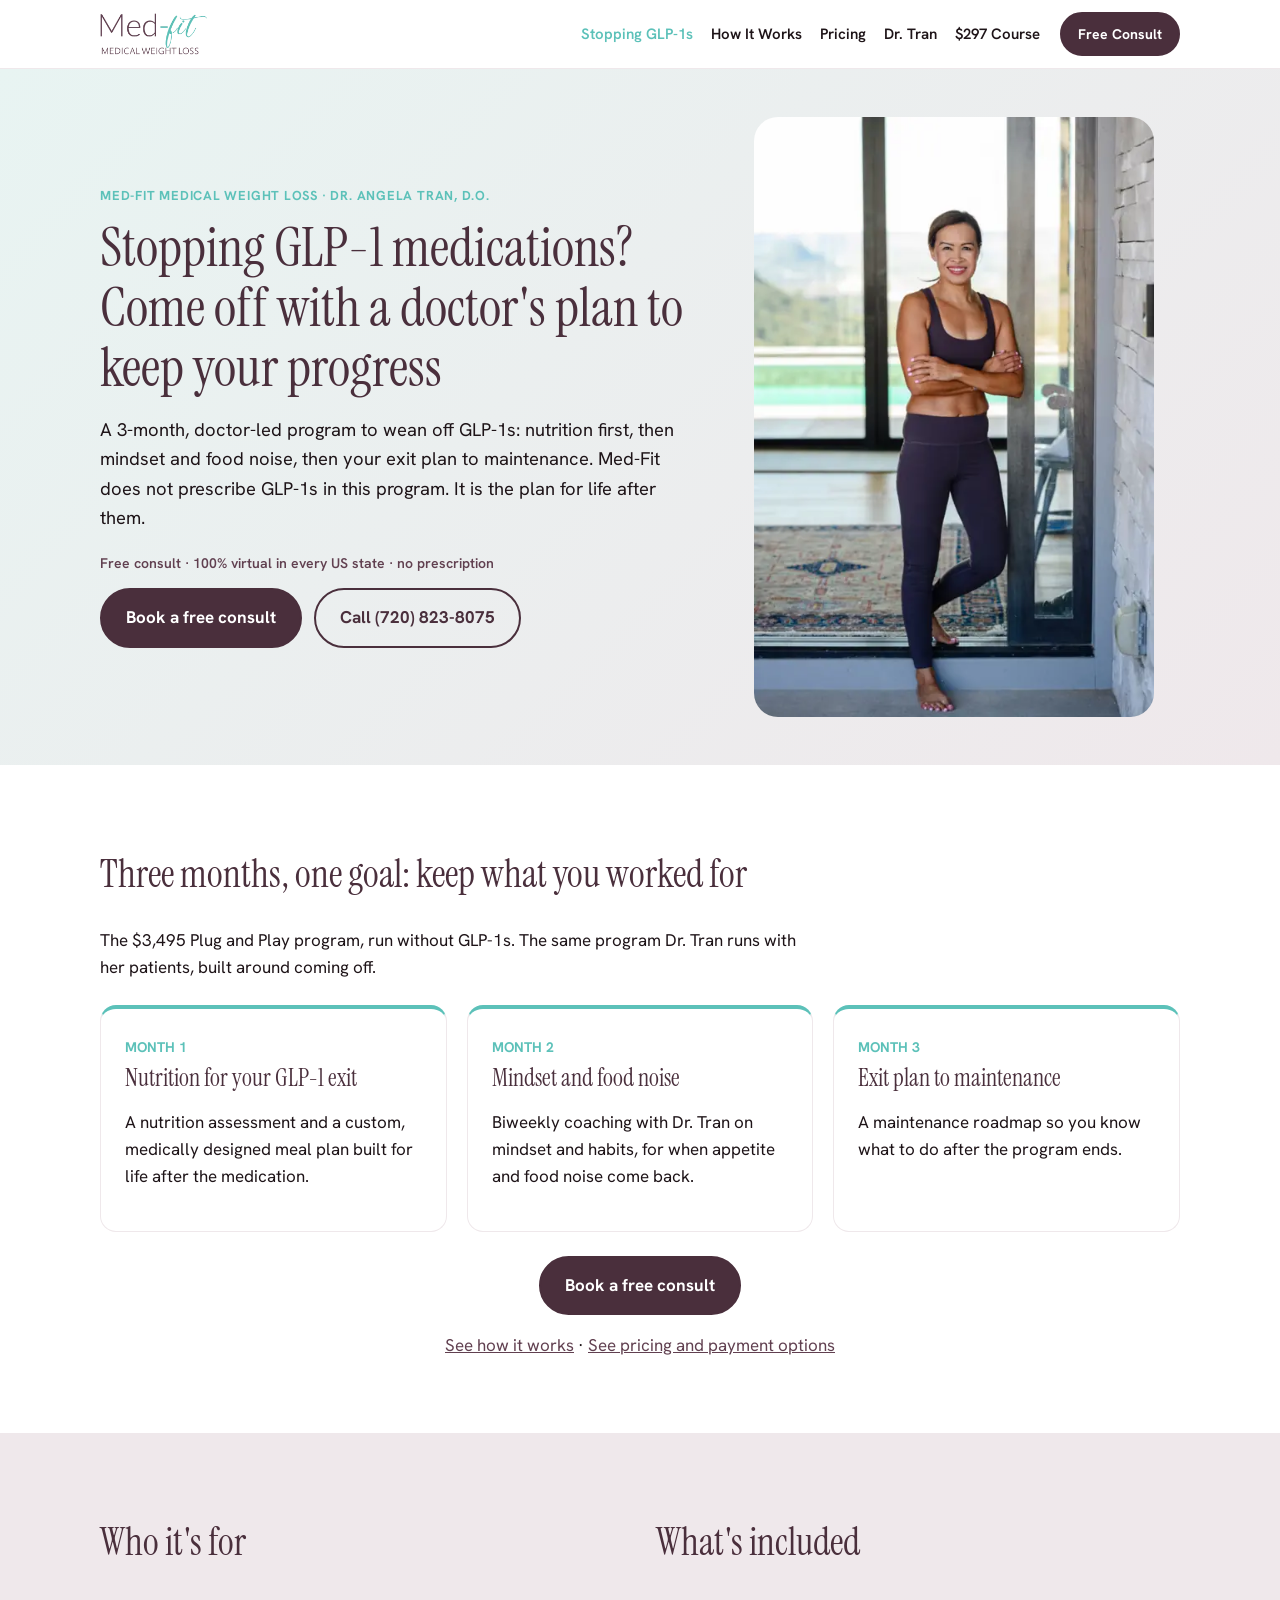
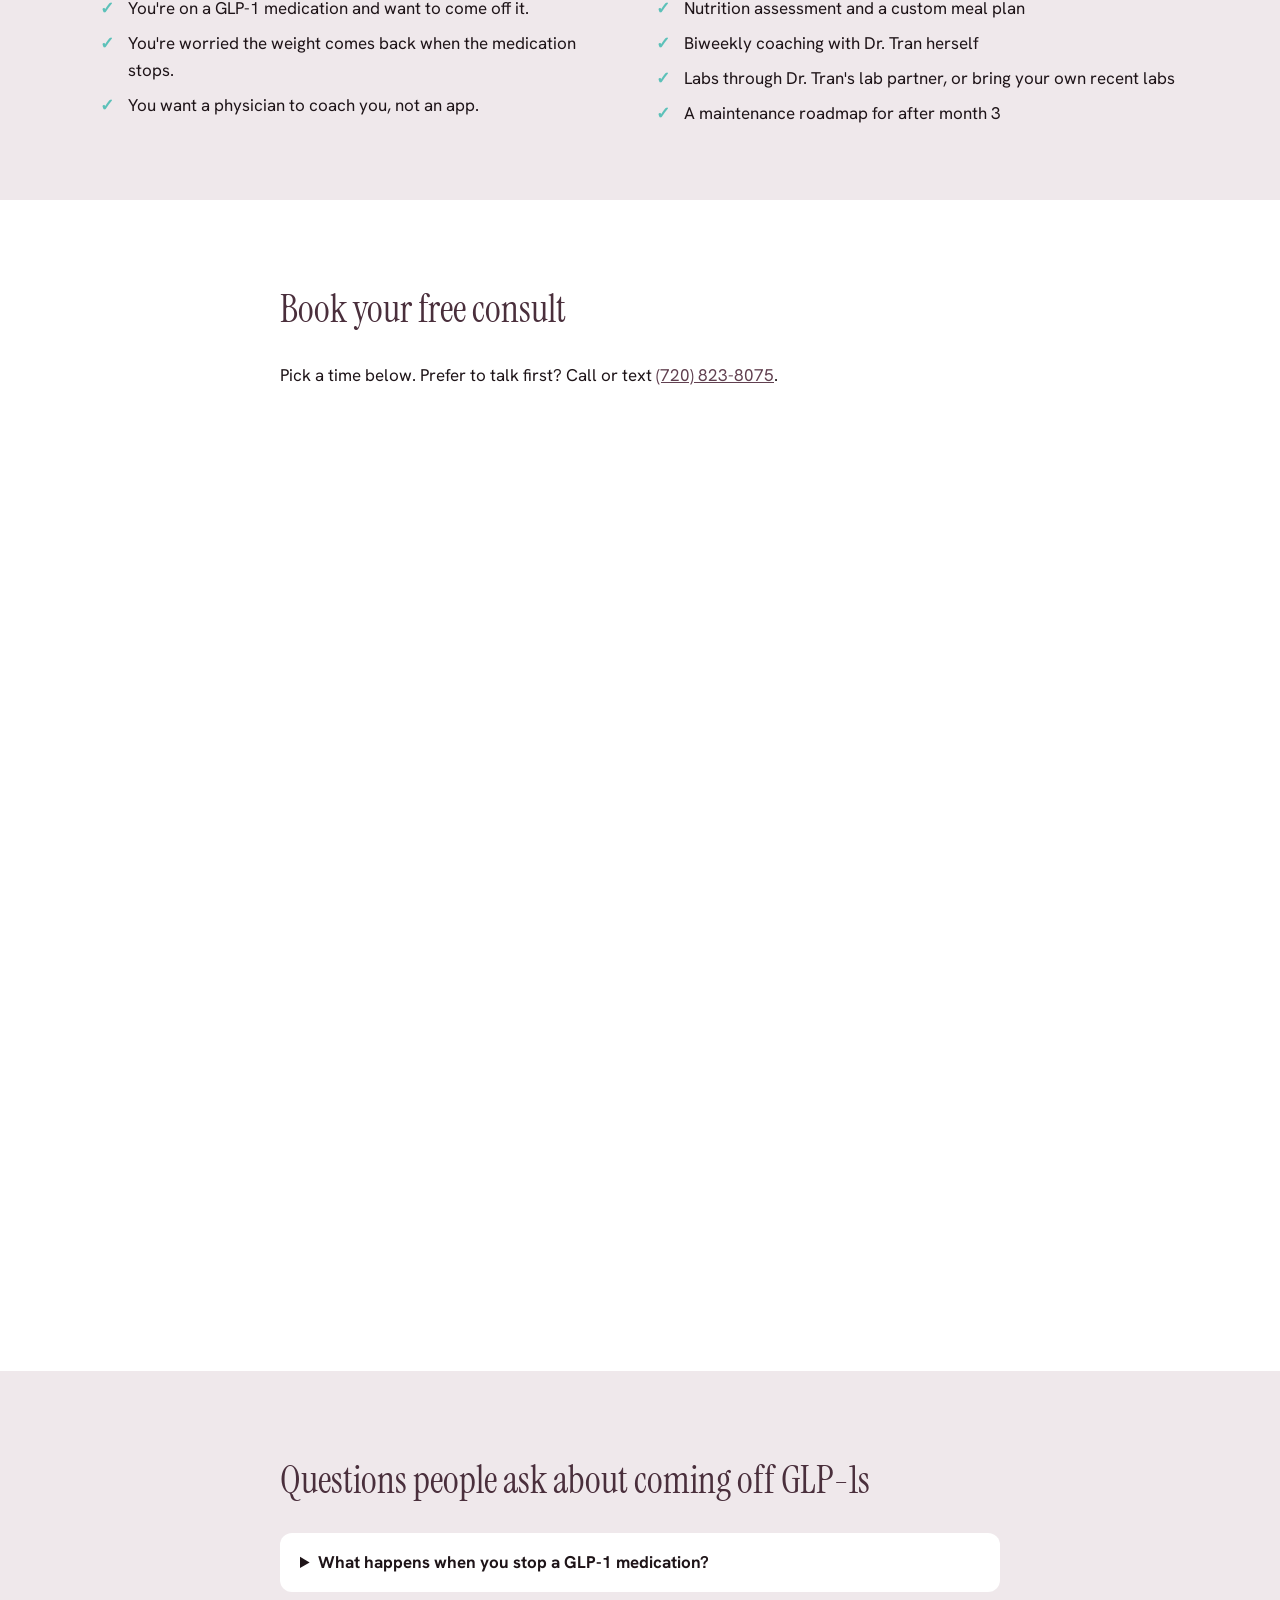
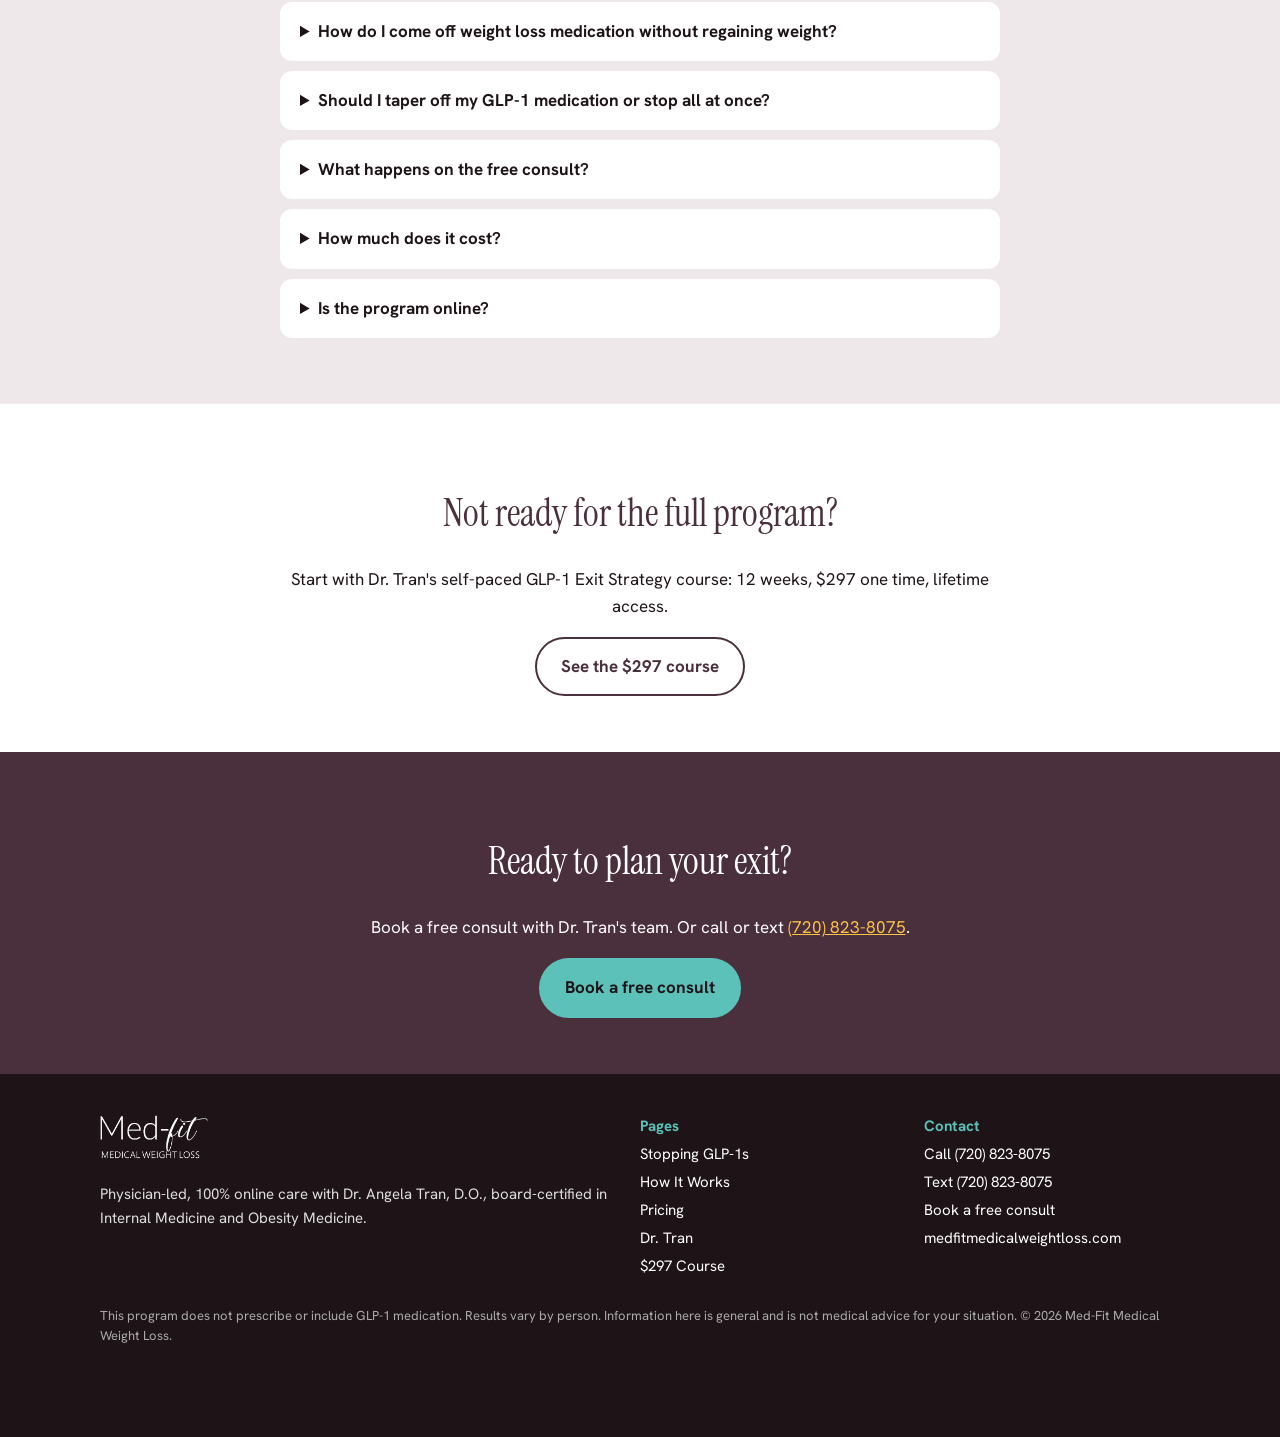
<file: stopping-glp1/index.html>
<!doctype html><html lang="en"><head><meta charset="utf-8"><meta name="viewport" content="width=device-width,initial-scale=1">
<title>Stopping GLP-1 Medications Without Regaining | Med-Fit</title><meta name="description" content="Stopping GLP-1 medications? Dr. Angela Tran&#x27;s 3-month GLP-1 Exit Program helps you keep your progress. Book a free consult."><link rel="canonical" href="https://start.medfitmedicalweightloss.com/stopping-glp1/">
<meta property="og:title" content="Stopping GLP-1 Medications Without Regaining | Med-Fit"><meta property="og:description" content="Stopping GLP-1 medications? Dr. Angela Tran&#x27;s 3-month GLP-1 Exit Program helps you keep your progress. Book a free consult."><meta property="og:image" content="https://start.medfitmedicalweightloss.com/img/home.webp">
<link rel="preconnect" href="https://fonts.googleapis.com"><link rel="preconnect" href="https://fonts.gstatic.com" crossorigin>
<link rel="stylesheet" href="https://fonts.googleapis.com/css2?family=Hanken+Grotesk:wght@400;600;700&family=Instrument+Serif&display=swap">
<link rel="stylesheet" href="../style.css"><link rel="preload" as="image" href="../img/home.webp">
<script async src="https://www.googletagmanager.com/gtag/js?id=GT-T5J9GRB"></script><script>window.dataLayer=window.dataLayer||[];function gtag(){dataLayer.push(arguments)}gtag('js',new Date());gtag('config','GT-T5J9GRB');gtag('config','AW-992281222');(function(){var BASE='https://go.medfitmedicalweightloss.com/widget/bookings/med-fit-calmvzwh2';var KEYS=['gclid','gbraid','wbraid','utm_source','utm_medium','utm_campaign','utm_term','utm_content'];var STORE='medfit_ghl_attr';var TTL=30*24*60*60*1000;function bag(storage){try{var raw=storage.getItem(STORE);if(!raw)return null;var o=JSON.parse(raw);if(!o||typeof o.exp!=='number'||o.exp<Date.now()||!o.p){try{storage.removeItem(STORE);}catch(e){}return null;}return o.p;}catch(e){return null;}}function params(){var p={},a=null,b=null;try{a=bag(localStorage);}catch(e){}try{b=bag(sessionStorage);}catch(e){}KEYS.forEach(function(k){if(a&&a[k])p[k]=String(a[k]).slice(0,512);if(b&&b[k])p[k]=String(b[k]).slice(0,512);});var fresh=false;try{var q=new URLSearchParams(location.search);KEYS.forEach(function(k){var v=q.get(k);if(v){p[k]=String(v).slice(0,512);fresh=true;}});}catch(e){}if(fresh){var payload=JSON.stringify({exp:Date.now()+TTL,p:p});try{sessionStorage.setItem(STORE,payload);}catch(e){}try{localStorage.setItem(STORE,payload);}catch(e){}}return p;}function augment(url){if(!url||url.indexOf(BASE)!==0)return url;var p=params(),u;try{u=new URL(url);}catch(e){return url;}KEYS.forEach(function(k){if(p[k])u.searchParams.set(k,p[k]);});return u.toString();}function decorate(){var links=document.querySelectorAll('a[href^="'+BASE+'"]');for(var i=0;i<links.length;i++){var next=augment(links[i].href||'');if(next&&next!==links[i].href)links[i].href=next;}var frames=document.querySelectorAll('iframe[src^="'+BASE+'"]');for(var j=0;j<frames.length;j++){var src=frames[j].getAttribute('src')||'';var nsrc=augment(src);if(nsrc&&nsrc!==src)frames[j].src=nsrc;}}document.addEventListener('click',function(e){var n=e.target&&e.target.closest?e.target.closest('a'):null;if(!n)return;var raw=n.href||'';if(raw.indexOf(BASE)!==0)return;var h=augment(raw);if(h!==raw)n.href=h;gtag('event','conversion',{send_to:'AW-992281222/7BTBCJialuEaEIaFlNkD',value:1.0,currency:'USD',transport_type:'beacon'});});if(document.readyState==='loading')document.addEventListener('DOMContentLoaded',decorate);else decorate();})();</script>
<!-- Event snippet for Phone click - GHL 720-823-8075 conversion page
In your html page, add the snippet and call gtag_report_conversion when someone clicks on the chosen link or button. -->
<script>
function gtag_report_conversion(url) {
  var callback = function () {
    if (typeof(url) != 'undefined') {
      window.location = url;
    }
  };
  gtag('event', 'conversion', {
      'send_to': 'AW-992281222/qM1TCOyfyLEdEIaFlNkD',
      'value': 1.0,
      'currency': 'USD',
      'event_callback': callback
  });
  return false;
}
</script>
<script type="application/ld+json">[{"@context": "https://schema.org", "@type": "WebPage", "name": "Stopping GLP-1 Medications Without Regaining | Med-Fit", "url": "https://start.medfitmedicalweightloss.com/stopping-glp1/", "description": "Stopping GLP-1 medications? Dr. Angela Tran's 3-month GLP-1 Exit Program helps you keep your progress. Book a free consult.", "publisher": {"@type": "MedicalBusiness", "@id": "https://medfitmedicalweightloss.com/#org", "name": "Med-Fit Medical Weight Loss", "url": "https://medfitmedicalweightloss.com/", "telephone": "+1-720-823-8075", "areaServed": {"@type": "Country", "name": "US"}, "founder": {"@type": "Physician", "name": "Angela Tran, D.O."}}}, {"@context": "https://schema.org", "@type": "FAQPage", "mainEntity": [{"@type": "Question", "name": "What happens when you stop a GLP-1 medication?", "acceptedAnswer": {"@type": "Answer", "text": "Many people find appetite and food noise come back, and studies show many regain some of the weight they lost within a year. A plan for food, habits and maintenance helps. That is what the GLP-1 Exit Program covers with Dr. Tran."}}, {"@type": "Question", "name": "How do I come off weight loss medication without regaining weight?", "acceptedAnswer": {"@type": "Answer", "text": "No one can promise zero regain, but structure helps: enough protein, regular meals, strength training and support as appetite returns. Dr. Tran builds that plan with you over three months. Book a free consult to start."}}, {"@type": "Question", "name": "Should I taper off my GLP-1 medication or stop all at once?", "acceptedAnswer": {"@type": "Answer", "text": "Talk with the clinician who prescribes it about your dose. This program does not prescribe, taper or adjust GLP-1 medication; it covers the nutrition, mindset and maintenance side of coming off."}}, {"@type": "Question", "name": "What happens on the free consult?", "acceptedAnswer": {"@type": "Answer", "text": "You talk through where you are with your medication and your goals, hear how the 3-month program works, and get your questions about price and payment answered. It is free."}}, {"@type": "Question", "name": "How much does it cost?", "acceptedAnswer": {"@type": "Answer", "text": "The program is $3,495 for three months. You can pay in full or use Affirm, Klarna, CareCredit or FSA/HSA."}}, {"@type": "Question", "name": "Is the program online?", "acceptedAnswer": {"@type": "Answer", "text": "Yes. The program is 100% virtual and available nationwide, in every US state, with no prescription involved. Coaching happens by video."}}]}]</script></head><body>
<header class="nav"><div class="wrap navin"><a class="logo" href="../"><img src="../img/logo.webp" alt="Med-Fit Medical Weight Loss" width="107" height="44"></a>
<nav aria-label="Main"><a href="../stopping-glp1/" aria-current="page">Stopping GLP-1s</a><a href="../how-it-works/">How It Works</a><a href="../pricing/">Pricing</a><a href="../about-dr-tran/">Dr. Tran</a><a href="../course/">$297 Course</a></nav><a class="btn sm" href="https://go.medfitmedicalweightloss.com/widget/bookings/med-fit-calmvzwh2">Free Consult</a></div></header>
<main><section class="hero"><div class="wrap heroin"><div><p class="eyebrow">Med-Fit Medical Weight Loss · Dr. Angela Tran, D.O.</p><h1>Stopping GLP-1 medications? Come off with a doctor's plan to keep your progress</h1><p class="lede">A 3-month, doctor-led program to wean off GLP-1s: nutrition first, then mindset and food noise, then your exit plan to maintenance. Med-Fit does not prescribe GLP-1s in this program. It is the plan for life after them.</p><p class="qual">Free consult · 100% virtual in every US state · no prescription</p>
<div class="ctas"><a class="btn" href="#book">Book a free consult</a><a class="btn ghost" href="tel:+17208238075" onclick="return gtag_report_conversion(this.href);">Call (720) 823-8075</a></div></div>
<img class="heroimg" src="../img/home.webp" alt="Dr. Angela Tran standing in workout clothes" width="480" height="720" fetchpriority="high"></div></section>
<section class="sec"><div class="wrap"><h2>Three months, one goal: keep what you worked for</h2><p class="sub">The $3,495 Plug and Play program, run without GLP-1s. The same program Dr. Tran runs with her patients, built around coming off.</p><div class="cards"><div class="card"><span>Month 1</span><h3>Nutrition for your GLP-1 exit</h3><p>A nutrition assessment and a custom, medically designed meal plan built for life after the medication.</p></div>
<div class="card"><span>Month 2</span><h3>Mindset and food noise</h3><p>Biweekly coaching with Dr. Tran on mindset and habits, for when appetite and food noise come back.</p></div>
<div class="card"><span>Month 3</span><h3>Exit plan to maintenance</h3><p>A maintenance roadmap so you know what to do after the program ends.</p></div></div>
<p class="center"><a class="btn" href="https://go.medfitmedicalweightloss.com/widget/bookings/med-fit-calmvzwh2">Book a free consult</a></p><p class="center"><a href="../how-it-works/">See how it works</a> · <a href="../pricing/">See pricing and payment options</a></p></div></section>
<section class="sec alt"><div class="wrap two"><div><h2>Who it's for</h2><ul class="ticks"><li>You're on a GLP-1 medication and want to come off it.</li><li>You're worried the weight comes back when the medication stops.</li><li>You want a physician to coach you, not an app.</li></ul></div>
<div><h2>What's included</h2><ul class="ticks"><li>Nutrition assessment and a custom meal plan</li><li>Biweekly coaching with Dr. Tran herself</li><li>Labs through Dr. Tran's lab partner, or bring your own recent labs</li><li>A maintenance roadmap for after month 3</li></ul></div></div></section>
<section class="sec" id="book"><div class="wrap narrow"><h2>Book your free consult</h2><p>Pick a time below. Prefer to talk first? Call or text <a href="tel:+17208238075" onclick="return gtag_report_conversion(this.href);">(720) 823-8075</a>.</p>
<iframe class="cal" src="https://go.medfitmedicalweightloss.com/widget/bookings/med-fit-calmvzwh2" title="Book a free consult with Med-Fit" loading="lazy"></iframe></div></section>
<section class="sec alt"><div class="wrap narrow"><h2>Questions people ask about coming off GLP-1s</h2><details><summary>What happens when you stop a GLP-1 medication?</summary><p>Many people find appetite and food noise come back, and studies show many regain some of the weight they lost within a year. A plan for food, habits and maintenance helps. That is what the GLP-1 Exit Program covers with Dr. Tran.</p></details><details><summary>How do I come off weight loss medication without regaining weight?</summary><p>No one can promise zero regain, but structure helps: enough protein, regular meals, strength training and support as appetite returns. Dr. Tran builds that plan with you over three months. Book a free consult to start.</p></details><details><summary>Should I taper off my GLP-1 medication or stop all at once?</summary><p>Talk with the clinician who prescribes it about your dose. This program does not prescribe, taper or adjust GLP-1 medication; it covers the nutrition, mindset and maintenance side of coming off.</p></details><details><summary>What happens on the free consult?</summary><p>You talk through where you are with your medication and your goals, hear how the 3-month program works, and get your questions about price and payment answered. It is free.</p></details><details><summary>How much does it cost?</summary><p>The program is $3,495 for three months. You can pay in full or use Affirm, Klarna, CareCredit or FSA/HSA.</p></details><details><summary>Is the program online?</summary><p>Yes. The program is 100% virtual and available nationwide, in every US state, with no prescription involved. Coaching happens by video.</p></details></div></section>
<section class="sec"><div class="wrap narrow center"><h2>Not ready for the full program?</h2><p>Start with Dr. Tran's self-paced GLP-1 Exit Strategy course: 12 weeks, $297 one time, lifetime access.</p><a class="btn ghost" href="../course/">See the $297 course</a></div></section>
<section class="cta"><div class="wrap"><h2>Ready to plan your exit?</h2><p>Book a free consult with Dr. Tran's team. Or call or text <a href="tel:+17208238075" onclick="return gtag_report_conversion(this.href);">(720) 823-8075</a>.</p><a class="btn" href="https://go.medfitmedicalweightloss.com/widget/bookings/med-fit-calmvzwh2">Book a free consult</a></div></section></main>
<footer class="foot"><div class="wrap footin"><div><img src="../img/logo.webp" alt="Med-Fit" width="108" height="46" loading="lazy"><p>Physician-led, 100% online care with Dr. Angela Tran, D.O., board-certified in Internal Medicine and Obesity Medicine.</p></div>
<div><b>Pages</b><a href="../stopping-glp1/" aria-current="page">Stopping GLP-1s</a><a href="../how-it-works/">How It Works</a><a href="../pricing/">Pricing</a><a href="../about-dr-tran/">Dr. Tran</a><a href="../course/">$297 Course</a></div><div><b>Contact</b><a href="tel:+17208238075" onclick="return gtag_report_conversion(this.href);">Call (720) 823-8075</a><a href="sms:+17208238075" onclick="return gtag_report_conversion(this.href);">Text (720) 823-8075</a><a href="https://go.medfitmedicalweightloss.com/widget/bookings/med-fit-calmvzwh2">Book a free consult</a><a href="https://medfitmedicalweightloss.com/">medfitmedicalweightloss.com</a></div></div>
<p class="wrap fine">This program does not prescribe or include GLP-1 medication. Results vary by person. Information here is general and is not medical advice for your situation. © 2026 Med-Fit Medical Weight Loss.</p></footer>
<div class="mbar"><a href="tel:+17208238075" onclick="return gtag_report_conversion(this.href);">Call</a><a href="sms:+17208238075" onclick="return gtag_report_conversion(this.href);">Text</a></div><script>(function(){var V={"stop":["Stopping GLP-1 medications? Come off with a doctor\u2019s plan to keep your progress","Stopping GLP-1 Medications? A Doctor's Plan to Keep Your Progress | Med-Fit"],"regain":["Worried about regaining weight after GLP-1s? Keep your progress with a doctor\u2019s plan","Worried About Regaining Weight After GLP-1s? | Med-Fit"],"taper":["Tapering off your GLP-1? Do it step by step with a doctor\u2019s plan","Tapering Off Your GLP-1? A Step-by-Step Doctor's Plan | Med-Fit"],"after":["What happens when you stop a GLP-1? Have a plan before you do","What Happens When You Stop a GLP-1? | Med-Fit"],"coming-off":["Coming off weight loss medication? Keep the weight off with a doctor\u2019s plan","Coming Off Weight Loss Medication? | Med-Fit"],"zepbound":["Stopping Zepbound? Keep the weight off.","Stopping Zepbound? A Doctor's Plan to Keep the Weight Off | Med-Fit","A 3-month, doctor-led program to wean off Zepbound: nutrition first, then mindset and food noise, then your exit plan to maintenance."],"wegovy":["Stopping Wegovy? Keep the weight off.","Stopping Wegovy? A Doctor's Plan to Keep the Weight Off | Med-Fit","A 3-month, doctor-led program to wean off Wegovy: nutrition first, then mindset and food noise, then your exit plan to maintenance."],"ozempic":["Stopping Ozempic? Keep the weight off.","Stopping Ozempic? A Doctor's Plan to Keep the Weight Off | Med-Fit","A 3-month, doctor-led program to wean off Ozempic: nutrition first, then mindset and food noise, then your exit plan to maintenance."],"mounjaro":["Stopping Mounjaro? Keep the weight off.","Stopping Mounjaro? A Doctor's Plan to Keep the Weight Off | Med-Fit","A 3-month, doctor-led program to wean off Mounjaro: nutrition first, then mindset and food noise, then your exit plan to maintenance."]};var k=null;try{k=new URLSearchParams(location.search).get("h")}catch(e){}if(!k||!Object.prototype.hasOwnProperty.call(V,k))return;var v=V[k],h=document.querySelector(".hero h1"),l=document.querySelector(".hero .lede");if(h)h.textContent=v[0];if(l&&v[2])l.textContent=v[2];document.title=v[1];})();</script><script src="https://widgets.leadconnectorhq.com/loader.js" data-resources-url="https://widgets.leadconnectorhq.com/chat-widget/loader.js" data-widget-id="6adbd31fc5fa611730d52418"></script><script>(function(){var fired=false;window.addEventListener('message',function(e){if(e.origin!=='https://go.medfitmedicalweightloss.com')return;var d=e.data;if(!Array.isArray(d)||d[0]!=='msgsndr-booking-complete')return;if(fired)return;fired=true;gtag('event','conversion',{send_to:'AW-992281222/7BTBCJialuEaEIaFlNkD',value:1.0,currency:'USD'});});})();</script><script>(function(){var KEY='mf_chat_conv',mem=false;function taken(){try{if(sessionStorage.getItem(KEY))return true;}catch(e){}return mem;}function mark(){mem=true;try{sessionStorage.setItem(KEY,'1');}catch(e){}}document.addEventListener('click',function(e){if(taken())return;var path=e.composedPath?e.composedPath():[];for(var i=0;i<path.length;i++){if(path[i]&&path[i].tagName==='CHAT-WIDGET'){mark();gtag('event','conversion',{send_to:'AW-992281222/qM1TCOyfyLEdEIaFlNkD'});return;}}},true);})();</script></body></html>
</file>
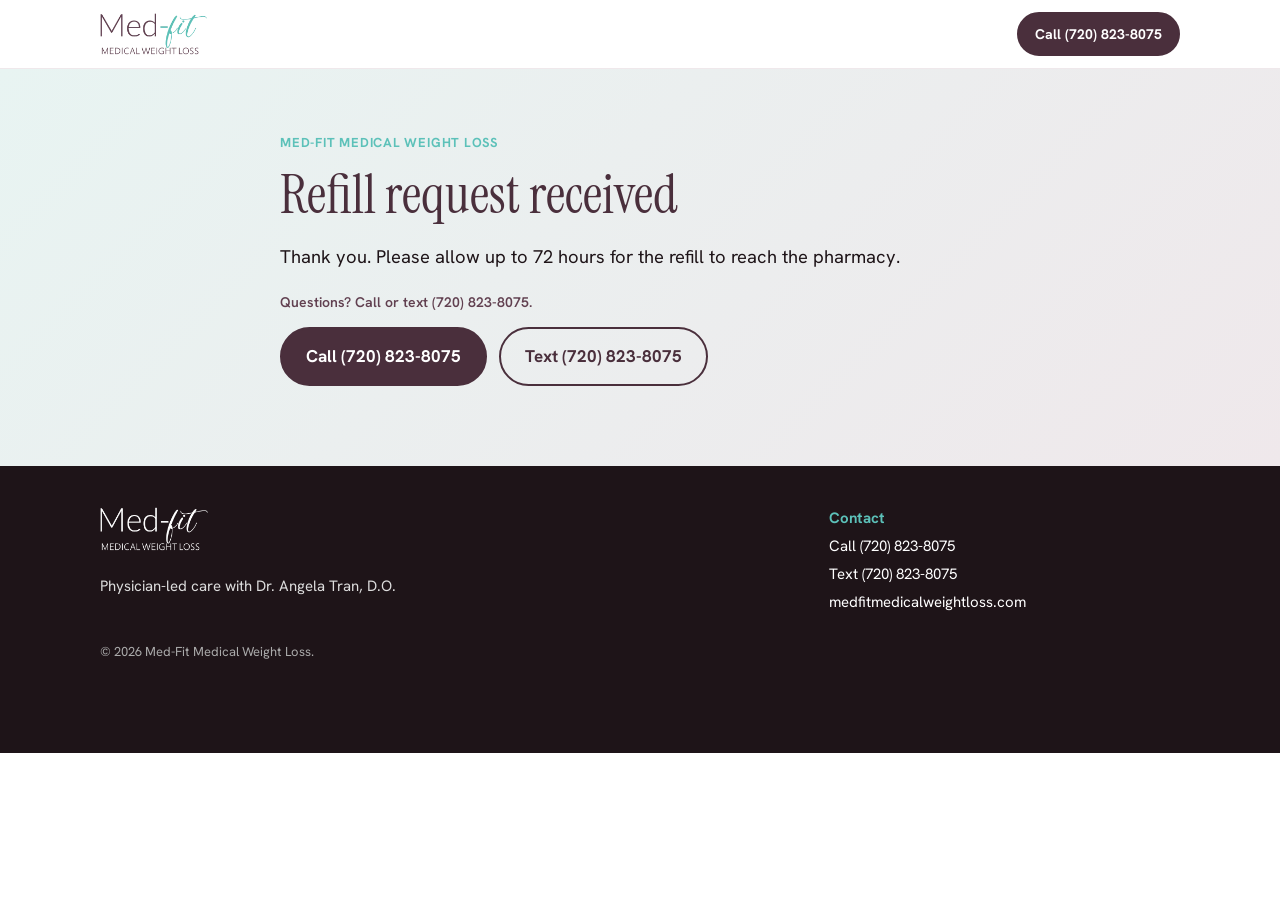
<file: thank-you-contact/index.html>
<!doctype html><html lang="en"><head><meta charset="utf-8"><meta name="viewport" content="width=device-width,initial-scale=1">
<title>Thank you | Med-Fit</title><meta name="description" content="We received your refill request. Please allow up to 72 hours for the refill to reach the pharmacy."><meta name="robots" content="noindex"><link rel="canonical" href="https://start.medfitmedicalweightloss.com/thank-you-contact/">
<link rel="preconnect" href="https://fonts.googleapis.com"><link rel="preconnect" href="https://fonts.gstatic.com" crossorigin>
<link rel="stylesheet" href="https://fonts.googleapis.com/css2?family=Hanken+Grotesk:wght@400;600;700&family=Instrument+Serif&display=swap">
<link rel="stylesheet" href="../style.css"><style>.thanks-foot{grid-template-columns:2fr 1fr}@media(max-width:820px){.thanks-foot{grid-template-columns:1fr}}</style>
<script async src="https://www.googletagmanager.com/gtag/js?id=GT-T5J9GRB"></script><script>window.dataLayer=window.dataLayer||[];function gtag(){dataLayer.push(arguments)}gtag('js',new Date());gtag('config','GT-T5J9GRB');gtag('config','AW-992281222');gtag('event','conversion',{'send_to':'AW-992281222/AlEpCJLukAgQhoWU2QM'});</script>
<!-- Event snippet for Form - Contact Us (ctId 17053458). Fires on page load. -->
<!-- Event snippet for Phone click - GHL 720-823-8075 conversion page
In your html page, add the snippet and call gtag_report_conversion when someone clicks on the chosen link or button. -->
<script>
function gtag_report_conversion(url) {
  var callback = function () {
    if (typeof(url) != 'undefined') {
      window.location = url;
    }
  };
  gtag('event', 'conversion', {
      'send_to': 'AW-992281222/qM1TCOyfyLEdEIaFlNkD',
      'value': 1.0,
      'currency': 'USD',
      'event_callback': callback
  });
  return false;
}
</script>
</head><body>
<header class="nav"><div class="wrap navin"><a class="logo" href="../"><img src="../img/logo.webp" alt="Med-Fit Medical Weight Loss" width="107" height="44"></a>
<a class="btn sm" href="tel:+17208238075" style="margin-left:auto" onclick="return gtag_report_conversion(this.href);">Call (720) 823-8075</a></div></header>
<main><section class="hero"><div class="wrap narrow" style="padding:64px 20px 80px"><p class="eyebrow">Med-Fit Medical Weight Loss</p><h1>Refill request received</h1><p class="lede">Thank you. Please allow up to 72 hours for the refill to reach the pharmacy.</p><p class="qual">Questions? Call or text (720) 823-8075.</p>
<div class="ctas"><a class="btn" href="tel:+17208238075" onclick="return gtag_report_conversion(this.href);">Call (720) 823-8075</a><a class="btn ghost" href="sms:+17208238075" onclick="return gtag_report_conversion(this.href);">Text (720) 823-8075</a></div></div></section></main>
<footer class="foot"><div class="wrap footin thanks-foot"><div><img src="../img/logo.webp" alt="Med-Fit" width="108" height="46" loading="lazy"><p>Physician-led care with Dr. Angela Tran, D.O.</p></div>
<div><b>Contact</b><a href="tel:+17208238075" onclick="return gtag_report_conversion(this.href);">Call (720) 823-8075</a><a href="sms:+17208238075" onclick="return gtag_report_conversion(this.href);">Text (720) 823-8075</a><a href="https://medfitmedicalweightloss.com/">medfitmedicalweightloss.com</a></div></div>
<p class="wrap fine">© 2026 Med-Fit Medical Weight Loss.</p></footer>
<div class="mbar"><a href="tel:+17208238075" onclick="return gtag_report_conversion(this.href);">Call</a><a href="sms:+17208238075" onclick="return gtag_report_conversion(this.href);">Text</a></div><script src="https://widgets.leadconnectorhq.com/loader.js" data-resources-url="https://widgets.leadconnectorhq.com/chat-widget/loader.js" data-widget-id="6adbd31fc5fa611730d52418"></script><script>(function(){var KEY='mf_chat_conv',mem=false;function taken(){try{if(sessionStorage.getItem(KEY))return true;}catch(e){}return mem;}function mark(){mem=true;try{sessionStorage.setItem(KEY,'1');}catch(e){}}document.addEventListener('click',function(e){if(taken())return;var path=e.composedPath?e.composedPath():[];for(var i=0;i<path.length;i++){if(path[i]&&path[i].tagName==='CHAT-WIDGET'){mark();gtag('event','conversion',{send_to:'AW-992281222/qM1TCOyfyLEdEIaFlNkD'});return;}}},true);})();</script></body></html>
</file>
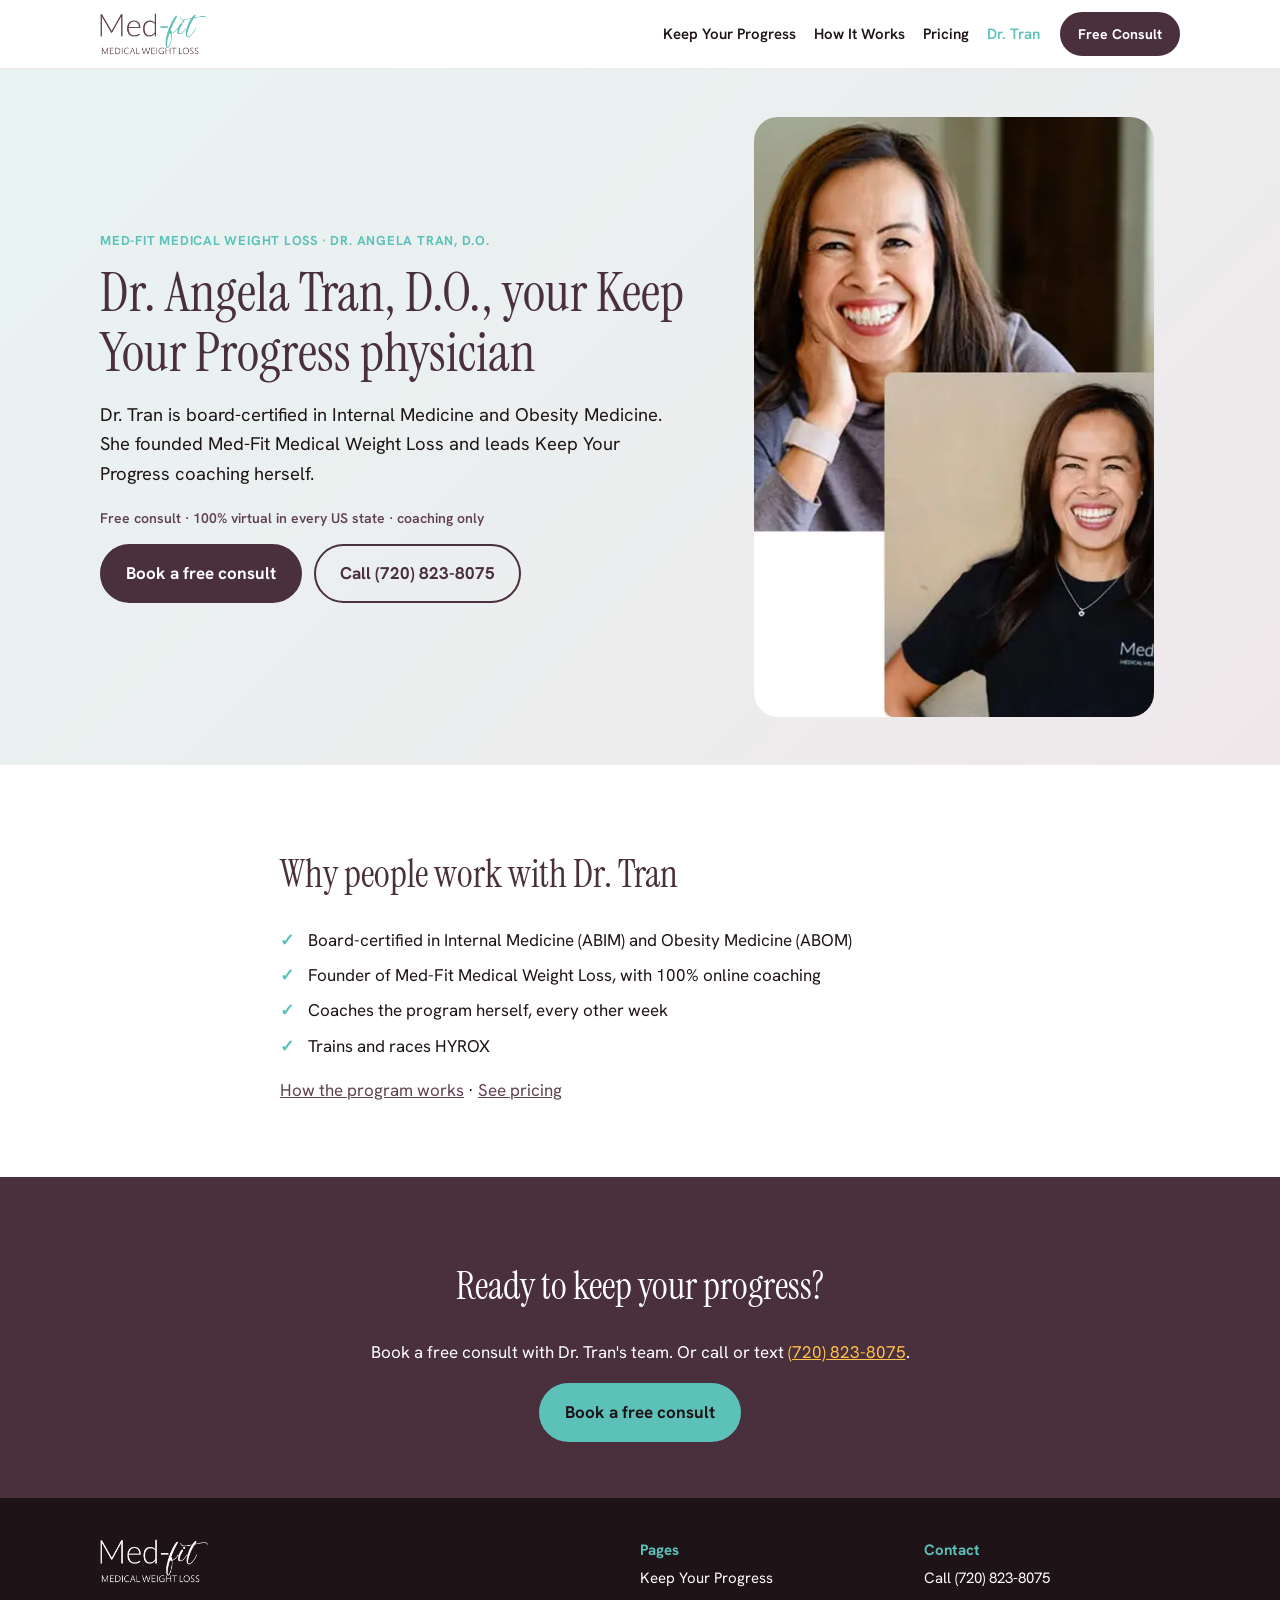
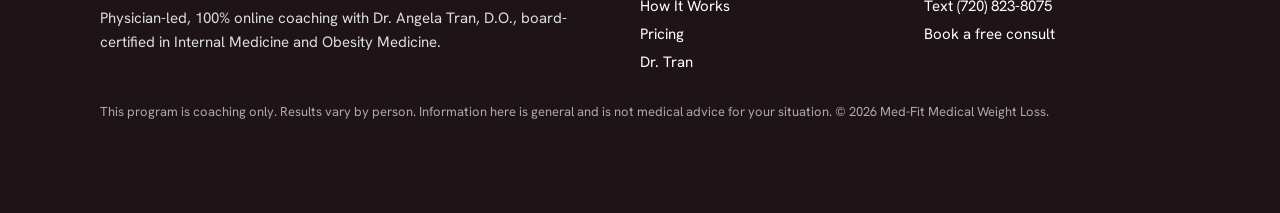
<file: keep-progress/about-dr-tran/index.html>
<!doctype html><html lang="en"><head><meta charset="utf-8"><meta name="viewport" content="width=device-width,initial-scale=1">
<title>Dr. Angela Tran, D.O. | Weight Maintenance Coaching | Med-Fit</title><meta name="description" content="Meet Dr. Angela Tran, D.O., board-certified in Internal Medicine and Obesity Medicine, who leads Keep Your Progress coaching online."><link rel="canonical" href="https://start.medfitmedicalweightloss.com/keep-progress/about-dr-tran/">
<meta property="og:title" content="Dr. Angela Tran, D.O. | Weight Maintenance Coaching | Med-Fit"><meta property="og:description" content="Meet Dr. Angela Tran, D.O., board-certified in Internal Medicine and Obesity Medicine, who leads Keep Your Progress coaching online."><meta property="og:image" content="https://start.medfitmedicalweightloss.com/img/about.webp">
<link rel="preconnect" href="https://fonts.googleapis.com"><link rel="preconnect" href="https://fonts.gstatic.com" crossorigin>
<link rel="stylesheet" href="https://fonts.googleapis.com/css2?family=Hanken+Grotesk:wght@400;600;700&family=Instrument+Serif&display=swap">
<link rel="stylesheet" href="../../style.css"><link rel="preload" as="image" href="../../img/about.webp">
<script async src="https://www.googletagmanager.com/gtag/js?id=GT-T5J9GRB"></script><script>window.dataLayer=window.dataLayer||[];function gtag(){dataLayer.push(arguments)}gtag('js',new Date());gtag('config','GT-T5J9GRB');gtag('config','AW-992281222');(function(){var BASE='https://go.medfitmedicalweightloss.com/widget/bookings/med-fit-calmvzwh2';var KEYS=['gclid','gbraid','wbraid','utm_source','utm_medium','utm_campaign','utm_term','utm_content'];var STORE='medfit_ghl_attr';var TTL=30*24*60*60*1000;function bag(storage){try{var raw=storage.getItem(STORE);if(!raw)return null;var o=JSON.parse(raw);if(!o||typeof o.exp!=='number'||o.exp<Date.now()||!o.p){try{storage.removeItem(STORE);}catch(e){}return null;}return o.p;}catch(e){return null;}}function params(){var p={},a=null,b=null;try{a=bag(localStorage);}catch(e){}try{b=bag(sessionStorage);}catch(e){}KEYS.forEach(function(k){if(a&&a[k])p[k]=String(a[k]).slice(0,512);if(b&&b[k])p[k]=String(b[k]).slice(0,512);});var fresh=false;try{var q=new URLSearchParams(location.search);KEYS.forEach(function(k){var v=q.get(k);if(v){p[k]=String(v).slice(0,512);fresh=true;}});}catch(e){}if(fresh){var payload=JSON.stringify({exp:Date.now()+TTL,p:p});try{sessionStorage.setItem(STORE,payload);}catch(e){}try{localStorage.setItem(STORE,payload);}catch(e){}}return p;}function augment(url){if(!url||url.indexOf(BASE)!==0)return url;var p=params(),u;try{u=new URL(url);}catch(e){return url;}KEYS.forEach(function(k){if(p[k])u.searchParams.set(k,p[k]);});return u.toString();}function decorate(){var links=document.querySelectorAll('a[href^="'+BASE+'"]');for(var i=0;i<links.length;i++){var next=augment(links[i].href||'');if(next&&next!==links[i].href)links[i].href=next;}var frames=document.querySelectorAll('iframe[src^="'+BASE+'"]');for(var j=0;j<frames.length;j++){var src=frames[j].getAttribute('src')||'';var nsrc=augment(src);if(nsrc&&nsrc!==src)frames[j].src=nsrc;}}document.addEventListener('click',function(e){var n=e.target&&e.target.closest?e.target.closest('a'):null;if(!n)return;var raw=n.href||'';if(raw.indexOf(BASE)!==0)return;var h=augment(raw);if(h!==raw)n.href=h;gtag('event','conversion',{send_to:'AW-992281222/7BTBCJialuEaEIaFlNkD',value:1.0,currency:'USD',transport_type:'beacon'});});if(document.readyState==='loading')document.addEventListener('DOMContentLoaded',decorate);else decorate();})();</script>
<!-- Event snippet for Phone click - GHL 720-823-8075 conversion page
In your html page, add the snippet and call gtag_report_conversion when someone clicks on the chosen link or button. -->
<script>
function gtag_report_conversion(url) {
  var callback = function () {
    if (typeof(url) != 'undefined') {
      window.location = url;
    }
  };
  gtag('event', 'conversion', {
      'send_to': 'AW-992281222/qM1TCOyfyLEdEIaFlNkD',
      'value': 1.0,
      'currency': 'USD',
      'event_callback': callback
  });
  return false;
}
</script>
<script type="application/ld+json">[{"@context":"https://schema.org","@type":"WebPage","name":"Dr. Angela Tran, D.O. | Weight Maintenance Coaching | Med-Fit","url":"https://start.medfitmedicalweightloss.com/keep-progress/about-dr-tran/","description":"Meet Dr. Angela Tran, D.O., board-certified in Internal Medicine and Obesity Medicine, who leads Keep Your Progress coaching online.","publisher":{"@type":"Organization","@id":"https://start.medfitmedicalweightloss.com/keep-progress/#org","name":"Med-Fit Medical Weight Loss","url":"https://start.medfitmedicalweightloss.com/keep-progress/","telephone":"+1-720-823-8075","areaServed":{"@type":"Country","name":"US"},"founder":{"@type":"Person","name":"Angela Tran, D.O."}}},{"@context":"https://schema.org","@type":"Physician","name":"Angela Tran, D.O.","medicalSpecialty":["InternalMedicine","Obesity medicine"],"url":"https://start.medfitmedicalweightloss.com/keep-progress/about-dr-tran/","worksFor":{"@id":"https://start.medfitmedicalweightloss.com/keep-progress/#org"}}]</script></head><body>
<header class="nav"><div class="wrap navin"><a class="logo" href="../"><img src="../../img/logo.webp" alt="Med-Fit Medical Weight Loss" width="107" height="44"></a>
<nav aria-label="Main"><a href="../">Keep Your Progress</a><a href="../how-it-works/">How It Works</a><a href="../pricing/">Pricing</a><a href="./" aria-current="page">Dr. Tran</a></nav><a class="btn sm" href="https://go.medfitmedicalweightloss.com/widget/bookings/med-fit-calmvzwh2">Free Consult</a></div></header>
<main><section class="hero"><div class="wrap heroin"><div><p class="eyebrow">Med-Fit Medical Weight Loss · Dr. Angela Tran, D.O.</p><h1>Dr. Angela Tran, D.O., your Keep Your Progress physician</h1><p class="lede">Dr. Tran is board-certified in Internal Medicine and Obesity Medicine. She founded Med-Fit Medical Weight Loss and leads Keep Your Progress coaching herself.</p><p class="qual">Free consult · 100% virtual in every US state · coaching only</p>
<div class="ctas"><a class="btn" href="https://go.medfitmedicalweightloss.com/widget/bookings/med-fit-calmvzwh2">Book a free consult</a><a class="btn ghost" href="tel:+17208238075" onclick="return gtag_report_conversion(this.href);">Call (720) 823-8075</a></div></div>
<img class="heroimg" src="../../img/about.webp" alt="Dr. Angela Tran smiling" width="480" height="720" fetchpriority="high"></div></section>
<section class="sec"><div class="wrap narrow"><h2>Why people work with Dr. Tran</h2><ul class="ticks"><li>Board-certified in Internal Medicine (ABIM) and Obesity Medicine (ABOM)</li><li>Founder of Med-Fit Medical Weight Loss, with 100% online coaching</li><li>Coaches the program herself, every other week</li><li>Trains and races HYROX</li></ul><p><a href="../how-it-works/">How the program works</a> · <a href="../pricing/">See pricing</a></p></div></section>
<section class="cta"><div class="wrap"><h2>Ready to keep your progress?</h2><p>Book a free consult with Dr. Tran's team. Or call or text <a href="tel:+17208238075" onclick="return gtag_report_conversion(this.href);">(720) 823-8075</a>.</p><a class="btn" href="https://go.medfitmedicalweightloss.com/widget/bookings/med-fit-calmvzwh2">Book a free consult</a></div></section></main>
<footer class="foot"><div class="wrap footin"><div><img src="../../img/logo.webp" alt="Med-Fit" width="108" height="46" loading="lazy"><p>Physician-led, 100% online coaching with Dr. Angela Tran, D.O., board-certified in Internal Medicine and Obesity Medicine.</p></div>
<div><b>Pages</b><a href="../">Keep Your Progress</a><a href="../how-it-works/">How It Works</a><a href="../pricing/">Pricing</a><a href="./" aria-current="page">Dr. Tran</a></div><div><b>Contact</b><a href="tel:+17208238075" onclick="return gtag_report_conversion(this.href);">Call (720) 823-8075</a><a href="sms:+17208238075" onclick="return gtag_report_conversion(this.href);">Text (720) 823-8075</a><a href="https://go.medfitmedicalweightloss.com/widget/bookings/med-fit-calmvzwh2">Book a free consult</a></div></div>
<p class="wrap fine">This program is coaching only. Results vary by person. Information here is general and is not medical advice for your situation. © 2026 Med-Fit Medical Weight Loss.</p></footer>
<div class="mbar"><a href="tel:+17208238075" onclick="return gtag_report_conversion(this.href);">Call</a><a href="sms:+17208238075" onclick="return gtag_report_conversion(this.href);">Text</a></div><script src="https://widgets.leadconnectorhq.com/loader.js" data-resources-url="https://widgets.leadconnectorhq.com/chat-widget/loader.js" data-widget-id="6adbd31fc5fa611730d52418"></script><script>(function(){var KEY='mf_chat_conv',mem=false;function taken(){try{if(sessionStorage.getItem(KEY))return true;}catch(e){}return mem;}function mark(){mem=true;try{sessionStorage.setItem(KEY,'1');}catch(e){}}document.addEventListener('click',function(e){if(taken())return;var path=e.composedPath?e.composedPath():[];for(var i=0;i<path.length;i++){if(path[i]&&path[i].tagName==='CHAT-WIDGET'){mark();gtag('event','conversion',{send_to:'AW-992281222/qM1TCOyfyLEdEIaFlNkD'});return;}}},true);})();</script></body></html>
</file>
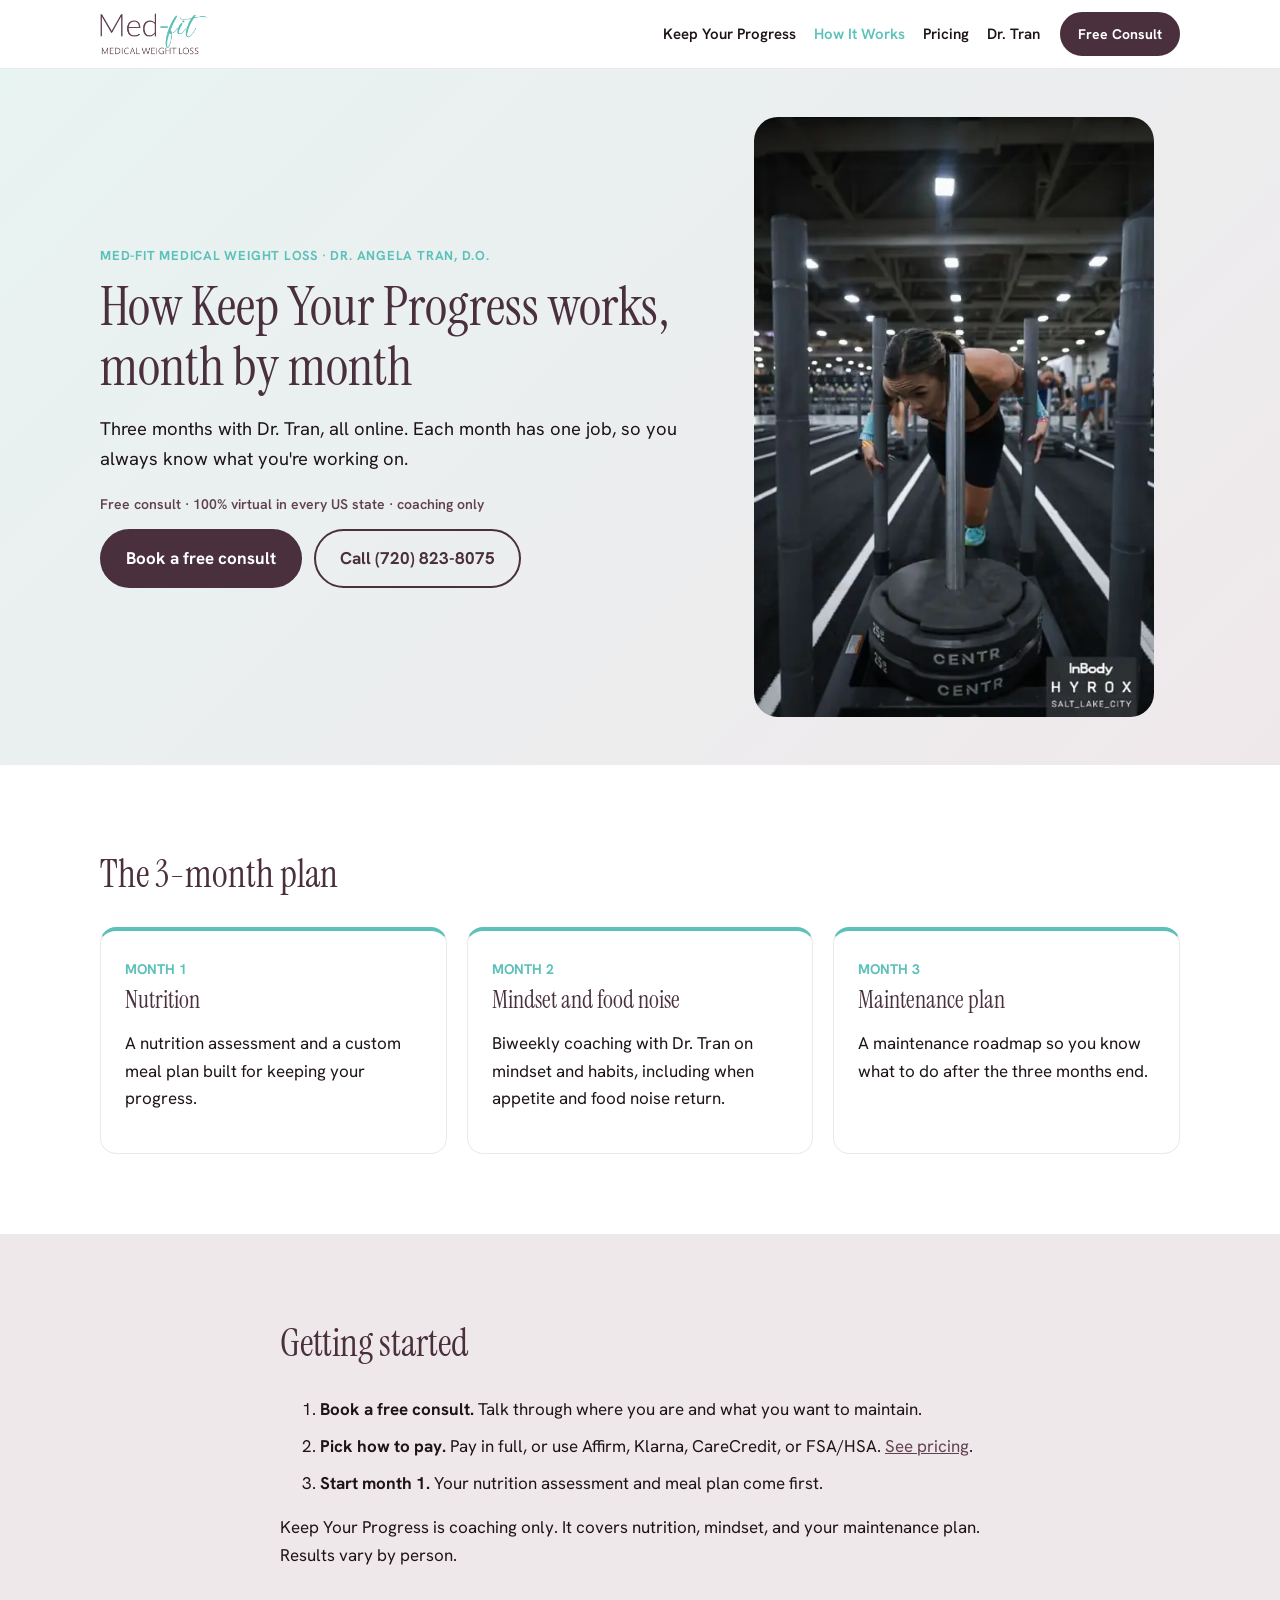
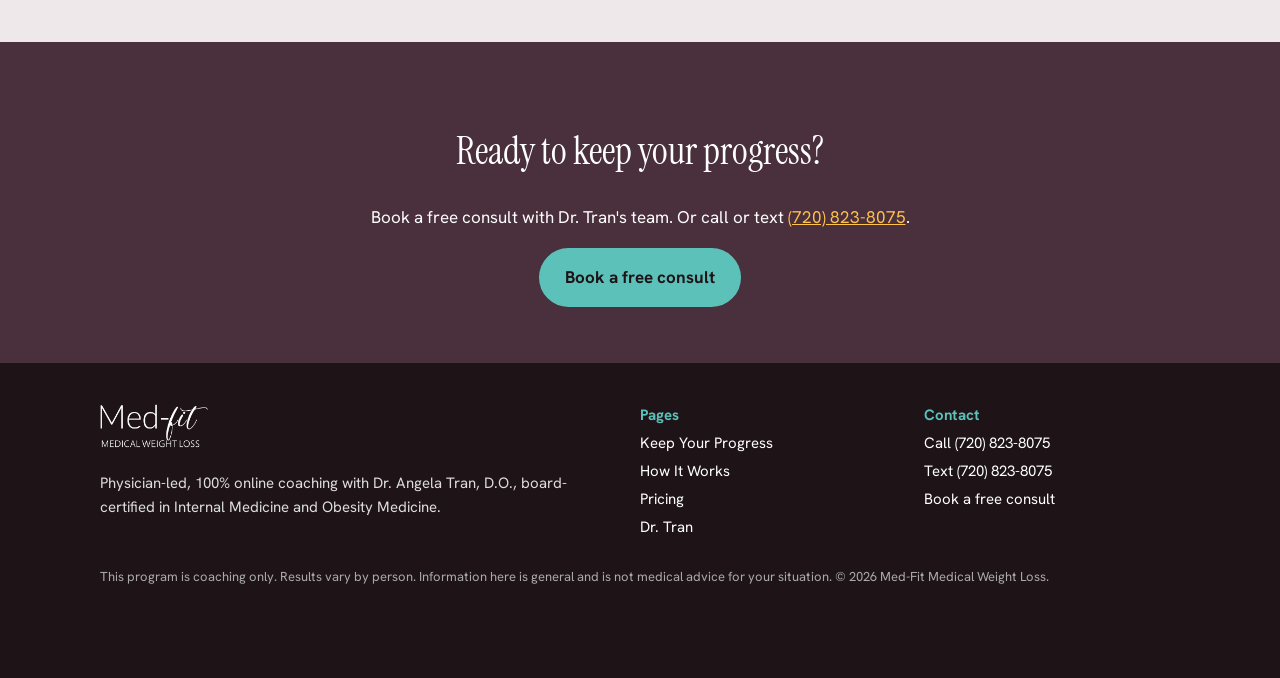
<file: keep-progress/how-it-works/index.html>
<!doctype html><html lang="en"><head><meta charset="utf-8"><meta name="viewport" content="width=device-width,initial-scale=1">
<title>How Weight Maintenance Coaching Works | Med-Fit</title><meta name="description" content="How Keep Your Progress works: month 1 nutrition, month 2 mindset and food noise, month 3 your maintenance plan. Coaching with Dr. Angela Tran."><link rel="canonical" href="https://start.medfitmedicalweightloss.com/keep-progress/how-it-works/">
<meta property="og:title" content="How Weight Maintenance Coaching Works | Med-Fit"><meta property="og:description" content="How Keep Your Progress works: month 1 nutrition, month 2 mindset and food noise, month 3 your maintenance plan. Coaching with Dr. Angela Tran."><meta property="og:image" content="https://start.medfitmedicalweightloss.com/img/how.webp">
<link rel="preconnect" href="https://fonts.googleapis.com"><link rel="preconnect" href="https://fonts.gstatic.com" crossorigin>
<link rel="stylesheet" href="https://fonts.googleapis.com/css2?family=Hanken+Grotesk:wght@400;600;700&family=Instrument+Serif&display=swap">
<link rel="stylesheet" href="../../style.css"><link rel="preload" as="image" href="../../img/how.webp">
<script async src="https://www.googletagmanager.com/gtag/js?id=GT-T5J9GRB"></script><script>window.dataLayer=window.dataLayer||[];function gtag(){dataLayer.push(arguments)}gtag('js',new Date());gtag('config','GT-T5J9GRB');gtag('config','AW-992281222');(function(){var BASE='https://go.medfitmedicalweightloss.com/widget/bookings/med-fit-calmvzwh2';var KEYS=['gclid','gbraid','wbraid','utm_source','utm_medium','utm_campaign','utm_term','utm_content'];var STORE='medfit_ghl_attr';var TTL=30*24*60*60*1000;function bag(storage){try{var raw=storage.getItem(STORE);if(!raw)return null;var o=JSON.parse(raw);if(!o||typeof o.exp!=='number'||o.exp<Date.now()||!o.p){try{storage.removeItem(STORE);}catch(e){}return null;}return o.p;}catch(e){return null;}}function params(){var p={},a=null,b=null;try{a=bag(localStorage);}catch(e){}try{b=bag(sessionStorage);}catch(e){}KEYS.forEach(function(k){if(a&&a[k])p[k]=String(a[k]).slice(0,512);if(b&&b[k])p[k]=String(b[k]).slice(0,512);});var fresh=false;try{var q=new URLSearchParams(location.search);KEYS.forEach(function(k){var v=q.get(k);if(v){p[k]=String(v).slice(0,512);fresh=true;}});}catch(e){}if(fresh){var payload=JSON.stringify({exp:Date.now()+TTL,p:p});try{sessionStorage.setItem(STORE,payload);}catch(e){}try{localStorage.setItem(STORE,payload);}catch(e){}}return p;}function augment(url){if(!url||url.indexOf(BASE)!==0)return url;var p=params(),u;try{u=new URL(url);}catch(e){return url;}KEYS.forEach(function(k){if(p[k])u.searchParams.set(k,p[k]);});return u.toString();}function decorate(){var links=document.querySelectorAll('a[href^="'+BASE+'"]');for(var i=0;i<links.length;i++){var next=augment(links[i].href||'');if(next&&next!==links[i].href)links[i].href=next;}var frames=document.querySelectorAll('iframe[src^="'+BASE+'"]');for(var j=0;j<frames.length;j++){var src=frames[j].getAttribute('src')||'';var nsrc=augment(src);if(nsrc&&nsrc!==src)frames[j].src=nsrc;}}document.addEventListener('click',function(e){var n=e.target&&e.target.closest?e.target.closest('a'):null;if(!n)return;var raw=n.href||'';if(raw.indexOf(BASE)!==0)return;var h=augment(raw);if(h!==raw)n.href=h;gtag('event','conversion',{send_to:'AW-992281222/7BTBCJialuEaEIaFlNkD',value:1.0,currency:'USD',transport_type:'beacon'});});if(document.readyState==='loading')document.addEventListener('DOMContentLoaded',decorate);else decorate();})();</script>
<!-- Event snippet for Phone click - GHL 720-823-8075 conversion page
In your html page, add the snippet and call gtag_report_conversion when someone clicks on the chosen link or button. -->
<script>
function gtag_report_conversion(url) {
  var callback = function () {
    if (typeof(url) != 'undefined') {
      window.location = url;
    }
  };
  gtag('event', 'conversion', {
      'send_to': 'AW-992281222/qM1TCOyfyLEdEIaFlNkD',
      'value': 1.0,
      'currency': 'USD',
      'event_callback': callback
  });
  return false;
}
</script>
<script type="application/ld+json">{"@context":"https://schema.org","@type":"WebPage","name":"How Weight Maintenance Coaching Works | Med-Fit","url":"https://start.medfitmedicalweightloss.com/keep-progress/how-it-works/","description":"How Keep Your Progress works: month 1 nutrition, month 2 mindset and food noise, month 3 your maintenance plan. Coaching with Dr. Angela Tran.","publisher":{"@type":"Organization","@id":"https://start.medfitmedicalweightloss.com/keep-progress/#org","name":"Med-Fit Medical Weight Loss","url":"https://start.medfitmedicalweightloss.com/keep-progress/","telephone":"+1-720-823-8075","areaServed":{"@type":"Country","name":"US"},"founder":{"@type":"Person","name":"Angela Tran, D.O."}}}</script></head><body>
<header class="nav"><div class="wrap navin"><a class="logo" href="../"><img src="../../img/logo.webp" alt="Med-Fit Medical Weight Loss" width="107" height="44"></a>
<nav aria-label="Main"><a href="../">Keep Your Progress</a><a href="./" aria-current="page">How It Works</a><a href="../pricing/">Pricing</a><a href="../about-dr-tran/">Dr. Tran</a></nav><a class="btn sm" href="https://go.medfitmedicalweightloss.com/widget/bookings/med-fit-calmvzwh2">Free Consult</a></div></header>
<main><section class="hero"><div class="wrap heroin"><div><p class="eyebrow">Med-Fit Medical Weight Loss · Dr. Angela Tran, D.O.</p><h1>How Keep Your Progress works, month by month</h1><p class="lede">Three months with Dr. Tran, all online. Each month has one job, so you always know what you're working on.</p><p class="qual">Free consult · 100% virtual in every US state · coaching only</p>
<div class="ctas"><a class="btn" href="https://go.medfitmedicalweightloss.com/widget/bookings/med-fit-calmvzwh2">Book a free consult</a><a class="btn ghost" href="tel:+17208238075" onclick="return gtag_report_conversion(this.href);">Call (720) 823-8075</a></div></div>
<img class="heroimg" src="../../img/how.webp" alt="Dr. Tran pushing a sled at a HYROX race" width="480" height="720" fetchpriority="high"></div></section>
<section class="sec"><div class="wrap"><h2>The 3-month plan</h2><div class="cards"><div class="card"><span>Month 1</span><h3>Nutrition</h3><p>A nutrition assessment and a custom meal plan built for keeping your progress.</p></div>
<div class="card"><span>Month 2</span><h3>Mindset and food noise</h3><p>Biweekly coaching with Dr. Tran on mindset and habits, including when appetite and food noise return.</p></div>
<div class="card"><span>Month 3</span><h3>Maintenance plan</h3><p>A maintenance roadmap so you know what to do after the three months end.</p></div></div></div></section>
<section class="sec alt"><div class="wrap narrow"><h2>Getting started</h2><ol class="steps"><li><b>Book a free consult.</b> Talk through where you are and what you want to maintain.</li><li><b>Pick how to pay.</b> Pay in full, or use Affirm, Klarna, CareCredit, or FSA/HSA. <a href="../pricing/">See pricing</a>.</li><li><b>Start month 1.</b> Your nutrition assessment and meal plan come first.</li></ol>
<p>Keep Your Progress is coaching only. It covers nutrition, mindset, and your maintenance plan. Results vary by person.</p></div></section>
<section class="cta"><div class="wrap"><h2>Ready to keep your progress?</h2><p>Book a free consult with Dr. Tran's team. Or call or text <a href="tel:+17208238075" onclick="return gtag_report_conversion(this.href);">(720) 823-8075</a>.</p><a class="btn" href="https://go.medfitmedicalweightloss.com/widget/bookings/med-fit-calmvzwh2">Book a free consult</a></div></section></main>
<footer class="foot"><div class="wrap footin"><div><img src="../../img/logo.webp" alt="Med-Fit" width="108" height="46" loading="lazy"><p>Physician-led, 100% online coaching with Dr. Angela Tran, D.O., board-certified in Internal Medicine and Obesity Medicine.</p></div>
<div><b>Pages</b><a href="../">Keep Your Progress</a><a href="./" aria-current="page">How It Works</a><a href="../pricing/">Pricing</a><a href="../about-dr-tran/">Dr. Tran</a></div><div><b>Contact</b><a href="tel:+17208238075" onclick="return gtag_report_conversion(this.href);">Call (720) 823-8075</a><a href="sms:+17208238075" onclick="return gtag_report_conversion(this.href);">Text (720) 823-8075</a><a href="https://go.medfitmedicalweightloss.com/widget/bookings/med-fit-calmvzwh2">Book a free consult</a></div></div>
<p class="wrap fine">This program is coaching only. Results vary by person. Information here is general and is not medical advice for your situation. © 2026 Med-Fit Medical Weight Loss.</p></footer>
<div class="mbar"><a href="tel:+17208238075" onclick="return gtag_report_conversion(this.href);">Call</a><a href="sms:+17208238075" onclick="return gtag_report_conversion(this.href);">Text</a></div><script src="https://widgets.leadconnectorhq.com/loader.js" data-resources-url="https://widgets.leadconnectorhq.com/chat-widget/loader.js" data-widget-id="6adbd31fc5fa611730d52418"></script><script>(function(){var KEY='mf_chat_conv',mem=false;function taken(){try{if(sessionStorage.getItem(KEY))return true;}catch(e){}return mem;}function mark(){mem=true;try{sessionStorage.setItem(KEY,'1');}catch(e){}}document.addEventListener('click',function(e){if(taken())return;var path=e.composedPath?e.composedPath():[];for(var i=0;i<path.length;i++){if(path[i]&&path[i].tagName==='CHAT-WIDGET'){mark();gtag('event','conversion',{send_to:'AW-992281222/qM1TCOyfyLEdEIaFlNkD'});return;}}},true);})();</script></body></html>
</file>
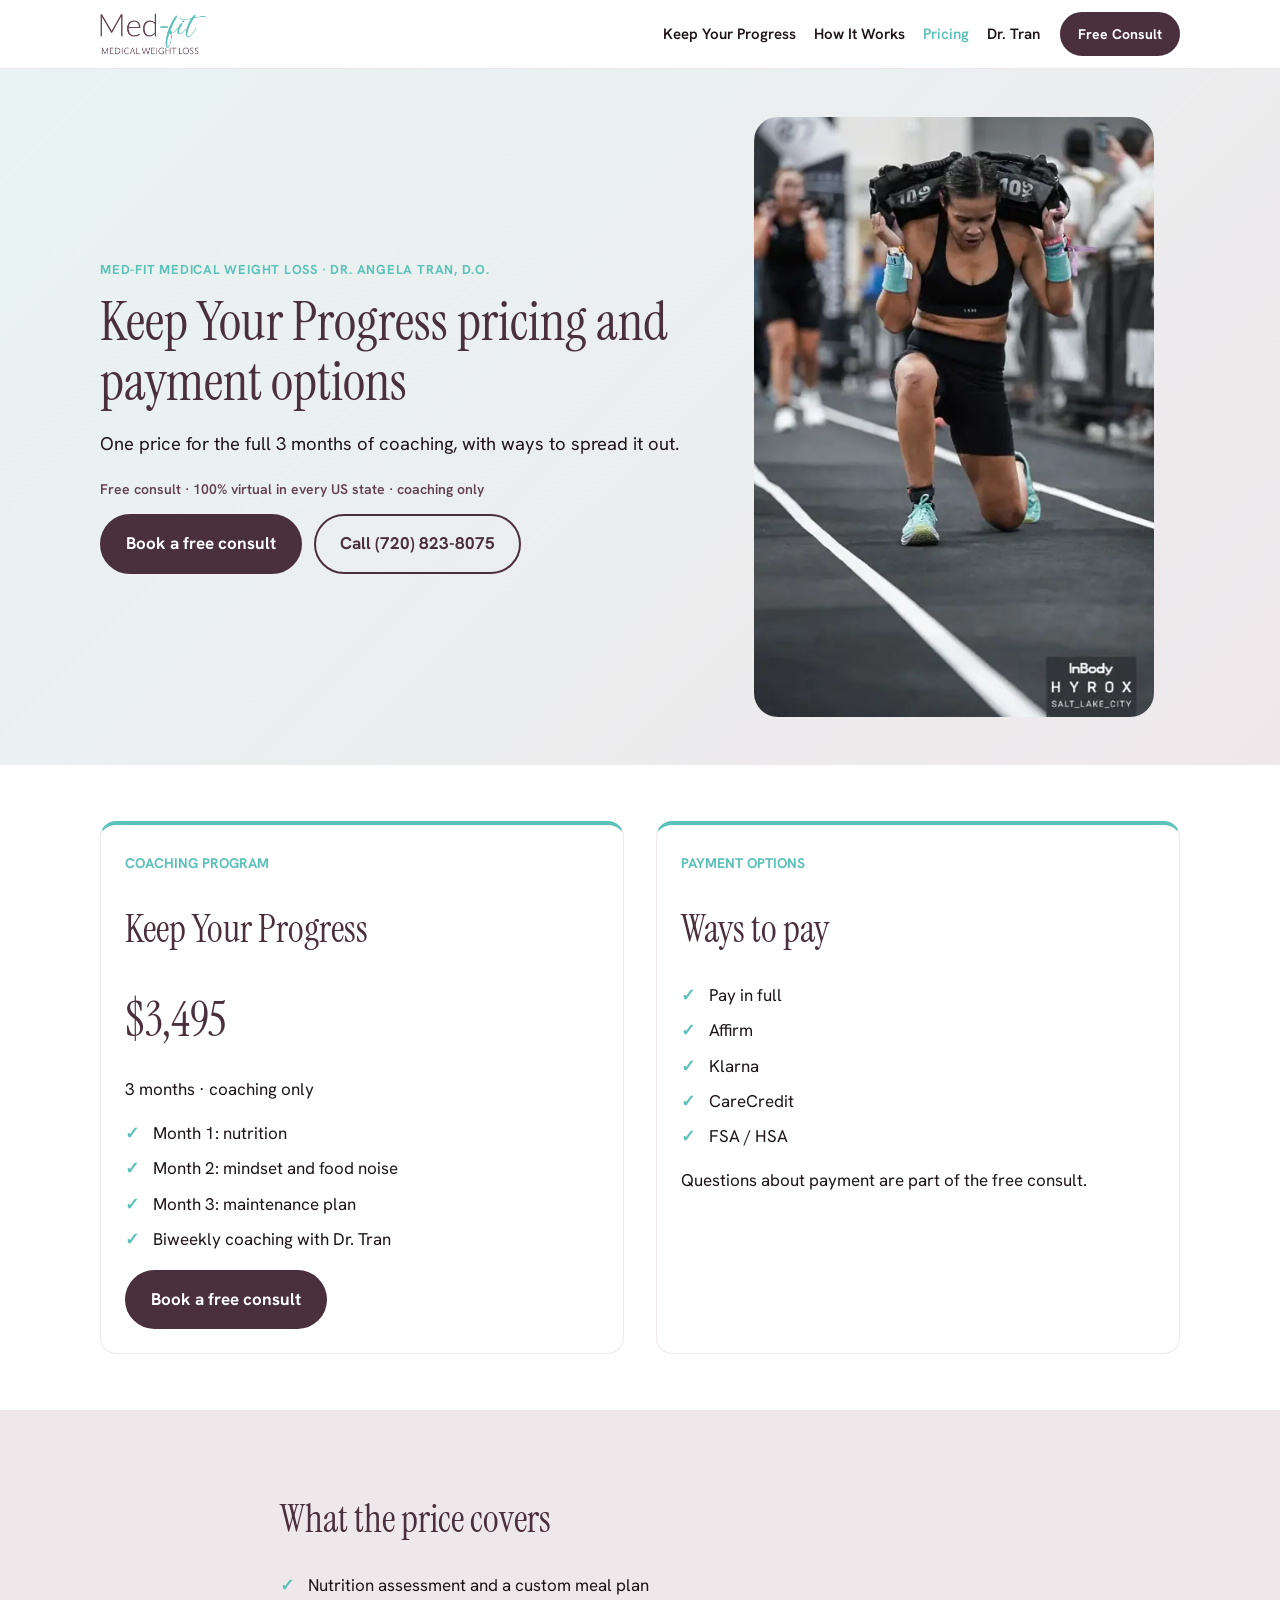
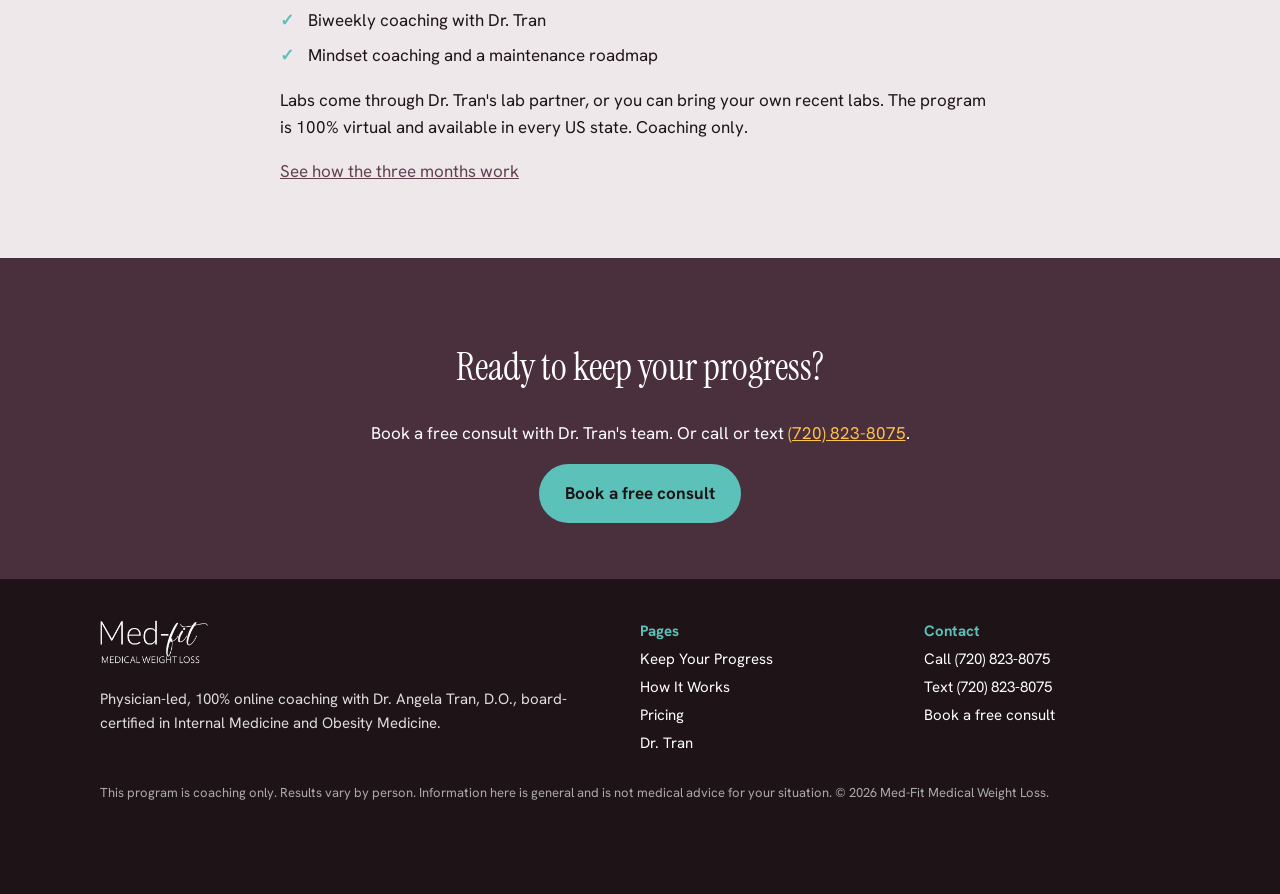
<file: keep-progress/pricing/index.html>
<!doctype html><html lang="en"><head><meta charset="utf-8"><meta name="viewport" content="width=device-width,initial-scale=1">
<title>Keep Your Progress Pricing &amp; Payment Options | Med-Fit</title><meta name="description" content="Keep Your Progress pricing: $3,495 for 3 months with Dr. Angela Tran. Pay in full or use Affirm, Klarna, CareCredit, or FSA/HSA. Book a free consult."><link rel="canonical" href="https://start.medfitmedicalweightloss.com/keep-progress/pricing/">
<meta property="og:title" content="Keep Your Progress Pricing &amp; Payment Options | Med-Fit"><meta property="og:description" content="Keep Your Progress pricing: $3,495 for 3 months with Dr. Angela Tran. Pay in full or use Affirm, Klarna, CareCredit, or FSA/HSA. Book a free consult."><meta property="og:image" content="https://start.medfitmedicalweightloss.com/img/pricing.webp">
<link rel="preconnect" href="https://fonts.googleapis.com"><link rel="preconnect" href="https://fonts.gstatic.com" crossorigin>
<link rel="stylesheet" href="https://fonts.googleapis.com/css2?family=Hanken+Grotesk:wght@400;600;700&family=Instrument+Serif&display=swap">
<link rel="stylesheet" href="../../style.css"><link rel="preload" as="image" href="../../img/pricing.webp">
<script async src="https://www.googletagmanager.com/gtag/js?id=GT-T5J9GRB"></script><script>window.dataLayer=window.dataLayer||[];function gtag(){dataLayer.push(arguments)}gtag('js',new Date());gtag('config','GT-T5J9GRB');gtag('config','AW-992281222');(function(){var BASE='https://go.medfitmedicalweightloss.com/widget/bookings/med-fit-calmvzwh2';var KEYS=['gclid','gbraid','wbraid','utm_source','utm_medium','utm_campaign','utm_term','utm_content'];var STORE='medfit_ghl_attr';var TTL=30*24*60*60*1000;function bag(storage){try{var raw=storage.getItem(STORE);if(!raw)return null;var o=JSON.parse(raw);if(!o||typeof o.exp!=='number'||o.exp<Date.now()||!o.p){try{storage.removeItem(STORE);}catch(e){}return null;}return o.p;}catch(e){return null;}}function params(){var p={},a=null,b=null;try{a=bag(localStorage);}catch(e){}try{b=bag(sessionStorage);}catch(e){}KEYS.forEach(function(k){if(a&&a[k])p[k]=String(a[k]).slice(0,512);if(b&&b[k])p[k]=String(b[k]).slice(0,512);});var fresh=false;try{var q=new URLSearchParams(location.search);KEYS.forEach(function(k){var v=q.get(k);if(v){p[k]=String(v).slice(0,512);fresh=true;}});}catch(e){}if(fresh){var payload=JSON.stringify({exp:Date.now()+TTL,p:p});try{sessionStorage.setItem(STORE,payload);}catch(e){}try{localStorage.setItem(STORE,payload);}catch(e){}}return p;}function augment(url){if(!url||url.indexOf(BASE)!==0)return url;var p=params(),u;try{u=new URL(url);}catch(e){return url;}KEYS.forEach(function(k){if(p[k])u.searchParams.set(k,p[k]);});return u.toString();}function decorate(){var links=document.querySelectorAll('a[href^="'+BASE+'"]');for(var i=0;i<links.length;i++){var next=augment(links[i].href||'');if(next&&next!==links[i].href)links[i].href=next;}var frames=document.querySelectorAll('iframe[src^="'+BASE+'"]');for(var j=0;j<frames.length;j++){var src=frames[j].getAttribute('src')||'';var nsrc=augment(src);if(nsrc&&nsrc!==src)frames[j].src=nsrc;}}document.addEventListener('click',function(e){var n=e.target&&e.target.closest?e.target.closest('a'):null;if(!n)return;var raw=n.href||'';if(raw.indexOf(BASE)!==0)return;var h=augment(raw);if(h!==raw)n.href=h;gtag('event','conversion',{send_to:'AW-992281222/7BTBCJialuEaEIaFlNkD',value:1.0,currency:'USD',transport_type:'beacon'});});if(document.readyState==='loading')document.addEventListener('DOMContentLoaded',decorate);else decorate();})();</script>
<!-- Event snippet for Phone click - GHL 720-823-8075 conversion page
In your html page, add the snippet and call gtag_report_conversion when someone clicks on the chosen link or button. -->
<script>
function gtag_report_conversion(url) {
  var callback = function () {
    if (typeof(url) != 'undefined') {
      window.location = url;
    }
  };
  gtag('event', 'conversion', {
      'send_to': 'AW-992281222/qM1TCOyfyLEdEIaFlNkD',
      'value': 1.0,
      'currency': 'USD',
      'event_callback': callback
  });
  return false;
}
</script>
<script type="application/ld+json">[{"@context":"https://schema.org","@type":"WebPage","name":"Keep Your Progress Pricing & Payment Options | Med-Fit","url":"https://start.medfitmedicalweightloss.com/keep-progress/pricing/","description":"Keep Your Progress pricing: $3,495 for 3 months with Dr. Angela Tran. Pay in full or use Affirm, Klarna, CareCredit, or FSA/HSA. Book a free consult.","publisher":{"@type":"Organization","@id":"https://start.medfitmedicalweightloss.com/keep-progress/#org","name":"Med-Fit Medical Weight Loss","url":"https://start.medfitmedicalweightloss.com/keep-progress/","telephone":"+1-720-823-8075","areaServed":{"@type":"Country","name":"US"},"founder":{"@type":"Person","name":"Angela Tran, D.O."}}},{"@context":"https://schema.org","@type":"Product","name":"Keep Your Progress","description":"3-month weight maintenance coaching with Dr. Angela Tran, D.O.","brand":{"@type":"Brand","name":"Med-Fit Medical Weight Loss"},"offers":{"@type":"Offer","price":"3495","priceCurrency":"USD","url":"https://start.medfitmedicalweightloss.com/keep-progress/pricing/"}}]</script></head><body>
<header class="nav"><div class="wrap navin"><a class="logo" href="../"><img src="../../img/logo.webp" alt="Med-Fit Medical Weight Loss" width="107" height="44"></a>
<nav aria-label="Main"><a href="../">Keep Your Progress</a><a href="../how-it-works/">How It Works</a><a href="./" aria-current="page">Pricing</a><a href="../about-dr-tran/">Dr. Tran</a></nav><a class="btn sm" href="https://go.medfitmedicalweightloss.com/widget/bookings/med-fit-calmvzwh2">Free Consult</a></div></header>
<main><section class="hero"><div class="wrap heroin"><div><p class="eyebrow">Med-Fit Medical Weight Loss · Dr. Angela Tran, D.O.</p><h1>Keep Your Progress pricing and payment options</h1><p class="lede">One price for the full 3 months of coaching, with ways to spread it out.</p><p class="qual">Free consult · 100% virtual in every US state · coaching only</p>
<div class="ctas"><a class="btn" href="https://go.medfitmedicalweightloss.com/widget/bookings/med-fit-calmvzwh2">Book a free consult</a><a class="btn ghost" href="tel:+17208238075" onclick="return gtag_report_conversion(this.href);">Call (720) 823-8075</a></div></div>
<img class="heroimg" src="../../img/pricing.webp" alt="Dr. Tran carrying a sandbag during a HYROX race" width="480" height="720" fetchpriority="high"></div></section>
<section class="sec"><div class="wrap two"><div class="card price"><span>Coaching program</span><h2>Keep Your Progress</h2><p class="big">$3,495</p><p>3 months · coaching only</p><ul class="ticks"><li>Month 1: nutrition</li><li>Month 2: mindset and food noise</li><li>Month 3: maintenance plan</li><li>Biweekly coaching with Dr. Tran</li></ul><a class="btn" href="https://go.medfitmedicalweightloss.com/widget/bookings/med-fit-calmvzwh2">Book a free consult</a></div>
<div class="card"><span>Payment options</span><h2>Ways to pay</h2><ul class="ticks"><li>Pay in full</li><li>Affirm</li><li>Klarna</li><li>CareCredit</li><li>FSA / HSA</li></ul><p>Questions about payment are part of the free consult.</p></div></div></section>
<section class="sec alt"><div class="wrap narrow"><h2>What the price covers</h2><ul class="ticks"><li>Nutrition assessment and a custom meal plan</li><li>Biweekly coaching with Dr. Tran</li><li>Mindset coaching and a maintenance roadmap</li></ul><p>Labs come through Dr. Tran's lab partner, or you can bring your own recent labs. The program is 100% virtual and available in every US state. Coaching only.</p><p><a href="../how-it-works/">See how the three months work</a></p></div></section>
<section class="cta"><div class="wrap"><h2>Ready to keep your progress?</h2><p>Book a free consult with Dr. Tran's team. Or call or text <a href="tel:+17208238075" onclick="return gtag_report_conversion(this.href);">(720) 823-8075</a>.</p><a class="btn" href="https://go.medfitmedicalweightloss.com/widget/bookings/med-fit-calmvzwh2">Book a free consult</a></div></section></main>
<footer class="foot"><div class="wrap footin"><div><img src="../../img/logo.webp" alt="Med-Fit" width="108" height="46" loading="lazy"><p>Physician-led, 100% online coaching with Dr. Angela Tran, D.O., board-certified in Internal Medicine and Obesity Medicine.</p></div>
<div><b>Pages</b><a href="../">Keep Your Progress</a><a href="../how-it-works/">How It Works</a><a href="./" aria-current="page">Pricing</a><a href="../about-dr-tran/">Dr. Tran</a></div><div><b>Contact</b><a href="tel:+17208238075" onclick="return gtag_report_conversion(this.href);">Call (720) 823-8075</a><a href="sms:+17208238075" onclick="return gtag_report_conversion(this.href);">Text (720) 823-8075</a><a href="https://go.medfitmedicalweightloss.com/widget/bookings/med-fit-calmvzwh2">Book a free consult</a></div></div>
<p class="wrap fine">This program is coaching only. Results vary by person. Information here is general and is not medical advice for your situation. © 2026 Med-Fit Medical Weight Loss.</p></footer>
<div class="mbar"><a href="tel:+17208238075" onclick="return gtag_report_conversion(this.href);">Call</a><a href="sms:+17208238075" onclick="return gtag_report_conversion(this.href);">Text</a></div><script src="https://widgets.leadconnectorhq.com/loader.js" data-resources-url="https://widgets.leadconnectorhq.com/chat-widget/loader.js" data-widget-id="6adbd31fc5fa611730d52418"></script><script>(function(){var KEY='mf_chat_conv',mem=false;function taken(){try{if(sessionStorage.getItem(KEY))return true;}catch(e){}return mem;}function mark(){mem=true;try{sessionStorage.setItem(KEY,'1');}catch(e){}}document.addEventListener('click',function(e){if(taken())return;var path=e.composedPath?e.composedPath():[];for(var i=0;i<path.length;i++){if(path[i]&&path[i].tagName==='CHAT-WIDGET'){mark();gtag('event','conversion',{send_to:'AW-992281222/qM1TCOyfyLEdEIaFlNkD'});return;}}},true);})();</script></body></html>
</file>
<file: style.css>
:root{--teal:#5CC1B9;--plum:#4A2F3C;--plum2:#614050;--ink:#1E1418;--cream:#EFE8EB;--mist:#E8F4F2;--gold:#FFC24A}
*{box-sizing:border-box}body{margin:0;font:17px/1.6 "Hanken Grotesk",Helvetica,Arial,sans-serif;color:var(--ink);background:#fff}
h1,h2,h3{font-family:"Instrument Serif",Georgia,serif;font-weight:400;line-height:1.1;color:var(--plum)}h1{font-size:clamp(2.1rem,5vw,3.4rem);margin:.2em 0}h2{font-size:clamp(1.7rem,3.5vw,2.4rem)}h3{font-size:1.5rem;margin:.2em 0}
a{color:var(--plum2)}.wrap{max-width:1120px;margin:0 auto;padding:0 20px}.narrow{max-width:760px}.center{text-align:center}
.nav{position:sticky;top:0;z-index:9;background:#fff;border-bottom:1px solid var(--cream)}.navin{display:flex;align-items:center;gap:20px;height:68px}.logo img{display:block;height:44px;width:auto}
.nav nav{display:flex;gap:18px;margin-left:auto}.nav nav a{text-decoration:none;font-weight:600;font-size:15px;color:var(--ink)}.nav nav a[aria-current]{color:var(--teal)}
.btn{display:inline-block;background:var(--plum);color:#fff;padding:14px 24px;border-radius:999px;text-decoration:none;font-weight:700;border:2px solid var(--plum)}.btn:hover{background:var(--ink)}.btn.ghost{background:transparent;color:var(--plum)}.btn.sm{padding:9px 16px;font-size:14px}
.hero{background:linear-gradient(135deg,var(--mist),var(--cream))}.heroin{display:grid;grid-template-columns:1.3fr 1fr;gap:40px;align-items:center;padding:48px 20px}
.heroimg{width:100%;max-width:400px;height:auto;aspect-ratio:2/3;object-fit:cover;border-radius:24px;justify-self:center}
.eyebrow{font-weight:700;color:var(--teal);text-transform:uppercase;letter-spacing:.06em;font-size:13px;margin:0}.lede{font-size:1.15rem}.ctas{display:flex;gap:12px;flex-wrap:wrap}
.sec{padding:56px 0}.alt{background:var(--cream)}.sub{max-width:720px}
.cards{display:grid;grid-template-columns:repeat(3,1fr);gap:20px;margin:24px 0}.card{background:#fff;border:1px solid var(--cream);border-top:4px solid var(--teal);border-radius:16px;padding:24px}.card span{font-weight:700;color:var(--teal);font-size:14px;text-transform:uppercase}
.two{display:grid;grid-template-columns:1fr 1fr;gap:32px}.price .big{font-family:"Instrument Serif",serif;font-size:3rem;margin:0;color:var(--plum)}
.ticks{padding:0;list-style:none}.ticks li{padding-left:28px;position:relative;margin:8px 0}.ticks li:before{content:"✓";position:absolute;left:0;color:var(--teal);font-weight:700}
.steps li{margin:10px 0}details{background:#fff;border-radius:12px;padding:16px 20px;margin:10px 0}summary{font-weight:700;cursor:pointer}
.cta{background:var(--plum);color:#fff;text-align:center;padding:56px 0}.cta h2{color:#fff}.cta a:not(.btn){color:var(--gold)}.cta .btn{background:var(--teal);border-color:var(--teal);color:var(--ink)}
.foot{background:var(--ink);color:#ddd;padding:40px 0 90px;font-size:15px}.footin{display:grid;grid-template-columns:2fr 1fr 1fr;gap:28px}.foot a{display:block;color:#fff;text-decoration:none;margin:4px 0}.foot b{color:var(--teal)}.foot img{filter:brightness(0) invert(1)}.fine{font-size:13px;color:#aaa;margin-top:24px}
.mbar{display:none}
@media(max-width:820px){.nav nav{display:none}.btn.sm{margin-left:auto}.heroin,.two,.cards,.footin{grid-template-columns:1fr}.heroin{padding:28px 20px}.heroimg{max-width:300px}
.mbar{display:grid;grid-template-columns:1fr 1fr;position:fixed;bottom:0;left:0;right:100px;z-index:10;border-top-right-radius:12px;overflow:hidden}.mbar a{padding:16px;text-align:center;font-weight:700;color:#fff;background:var(--plum);text-decoration:none}.mbar a+a{background:var(--teal);color:var(--ink)}
.foot nav,.footin div:nth-child(2){display:block}}
.cal{width:100%;height:900px;border:0;border-radius:16px;background:#fff}.qual{font-size:14px;font-weight:600;color:var(--plum2)}
</file>
